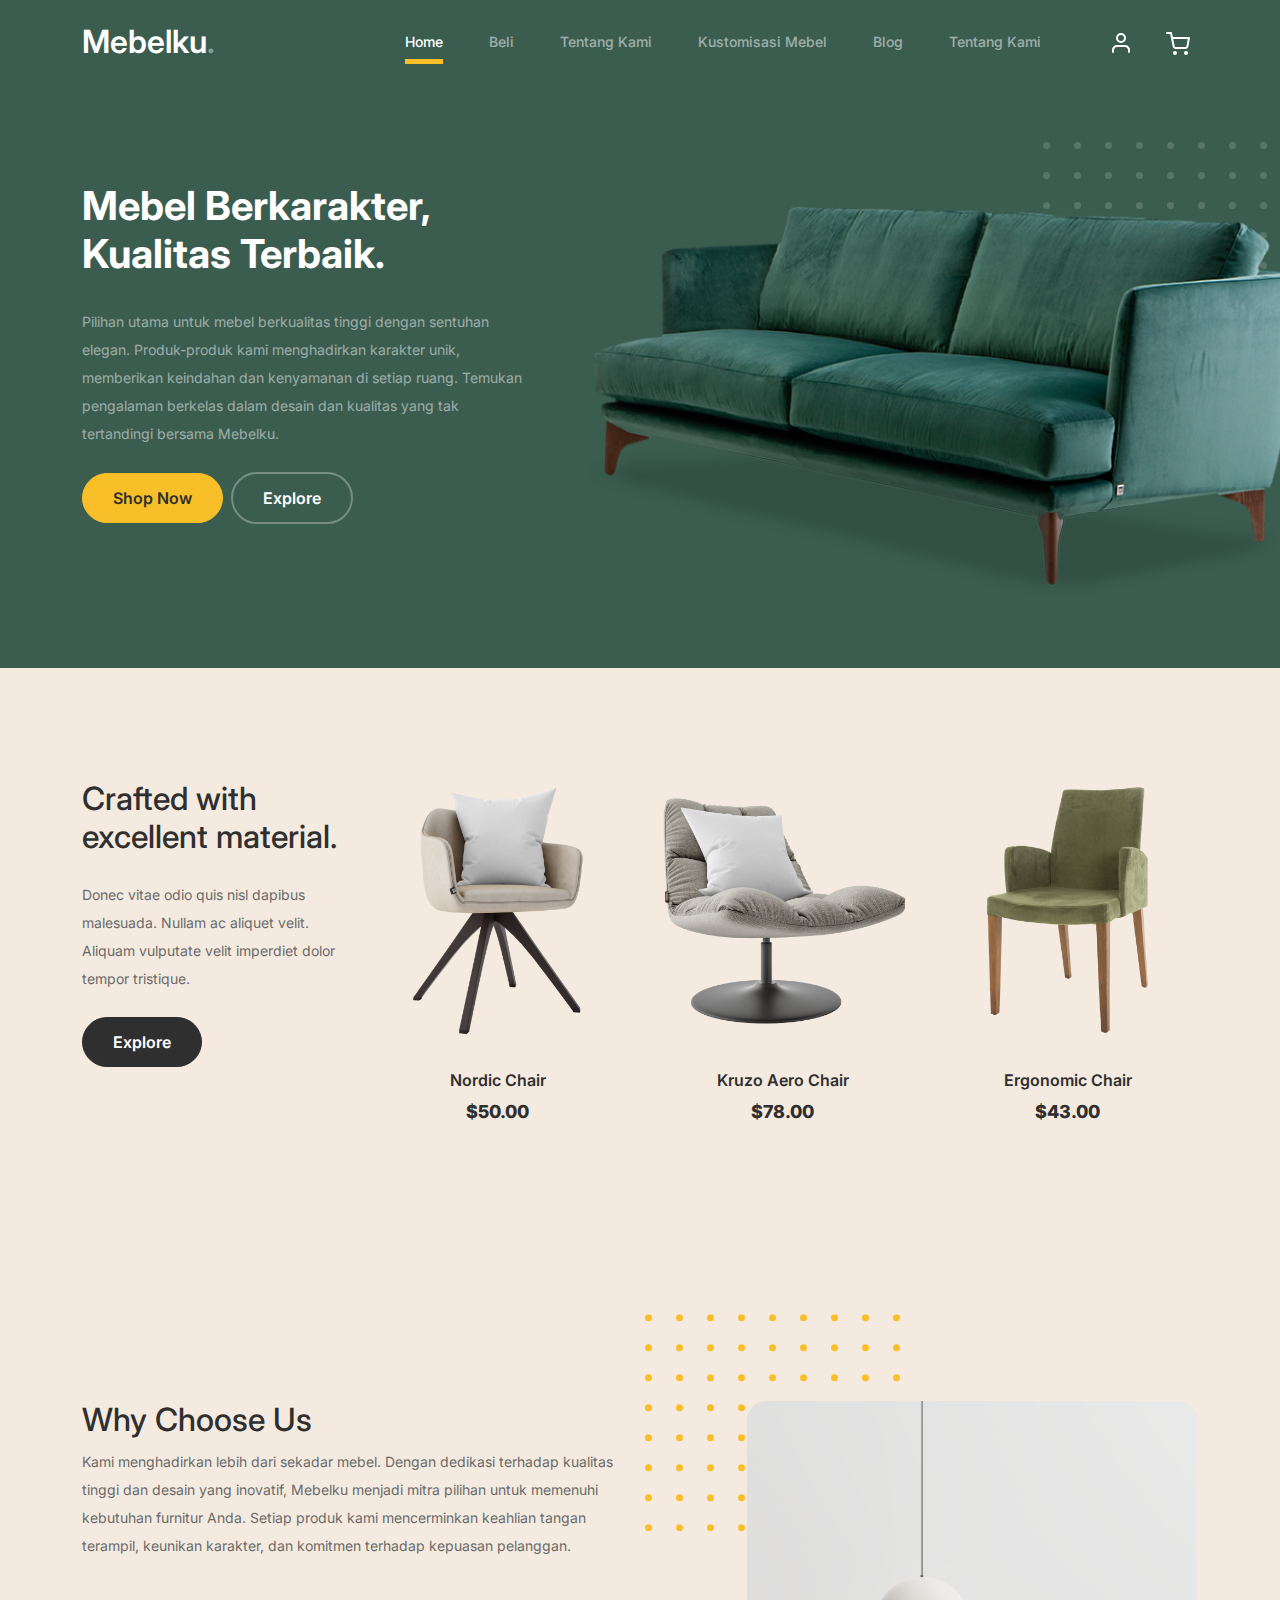
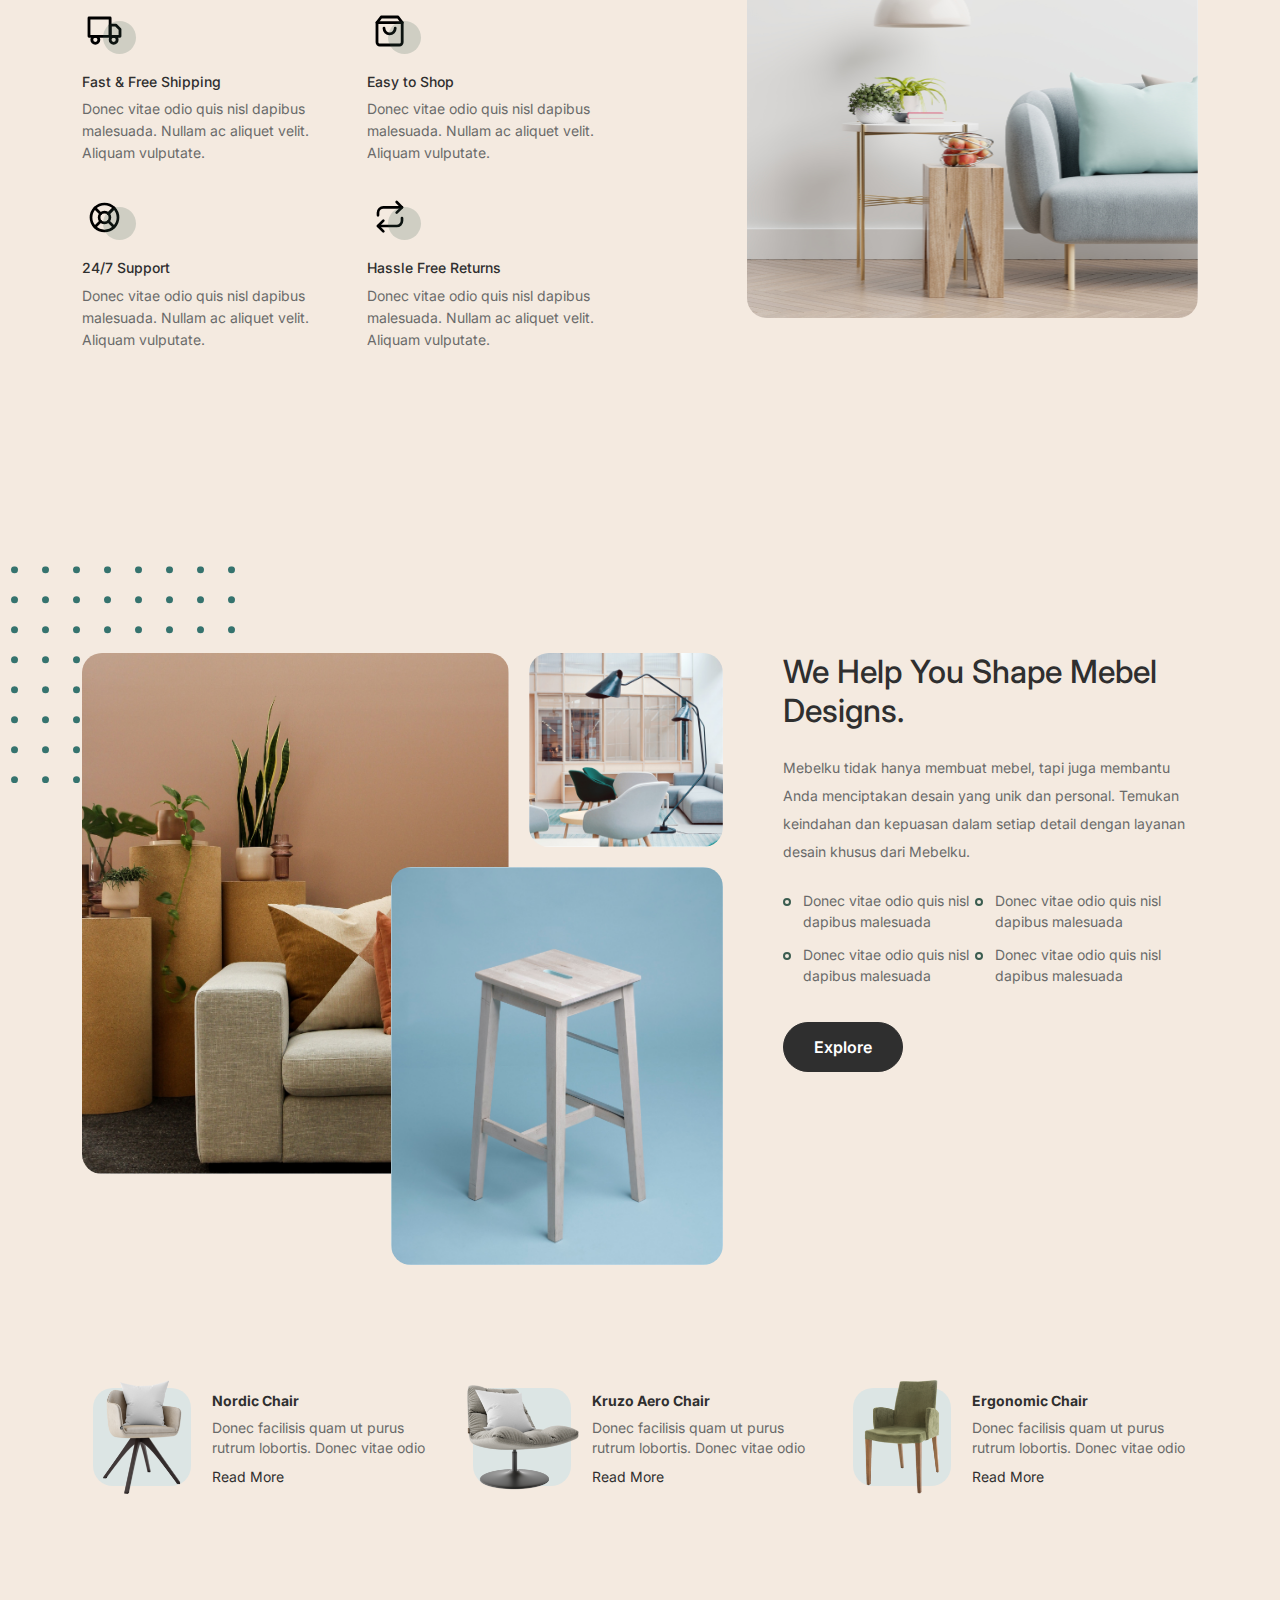
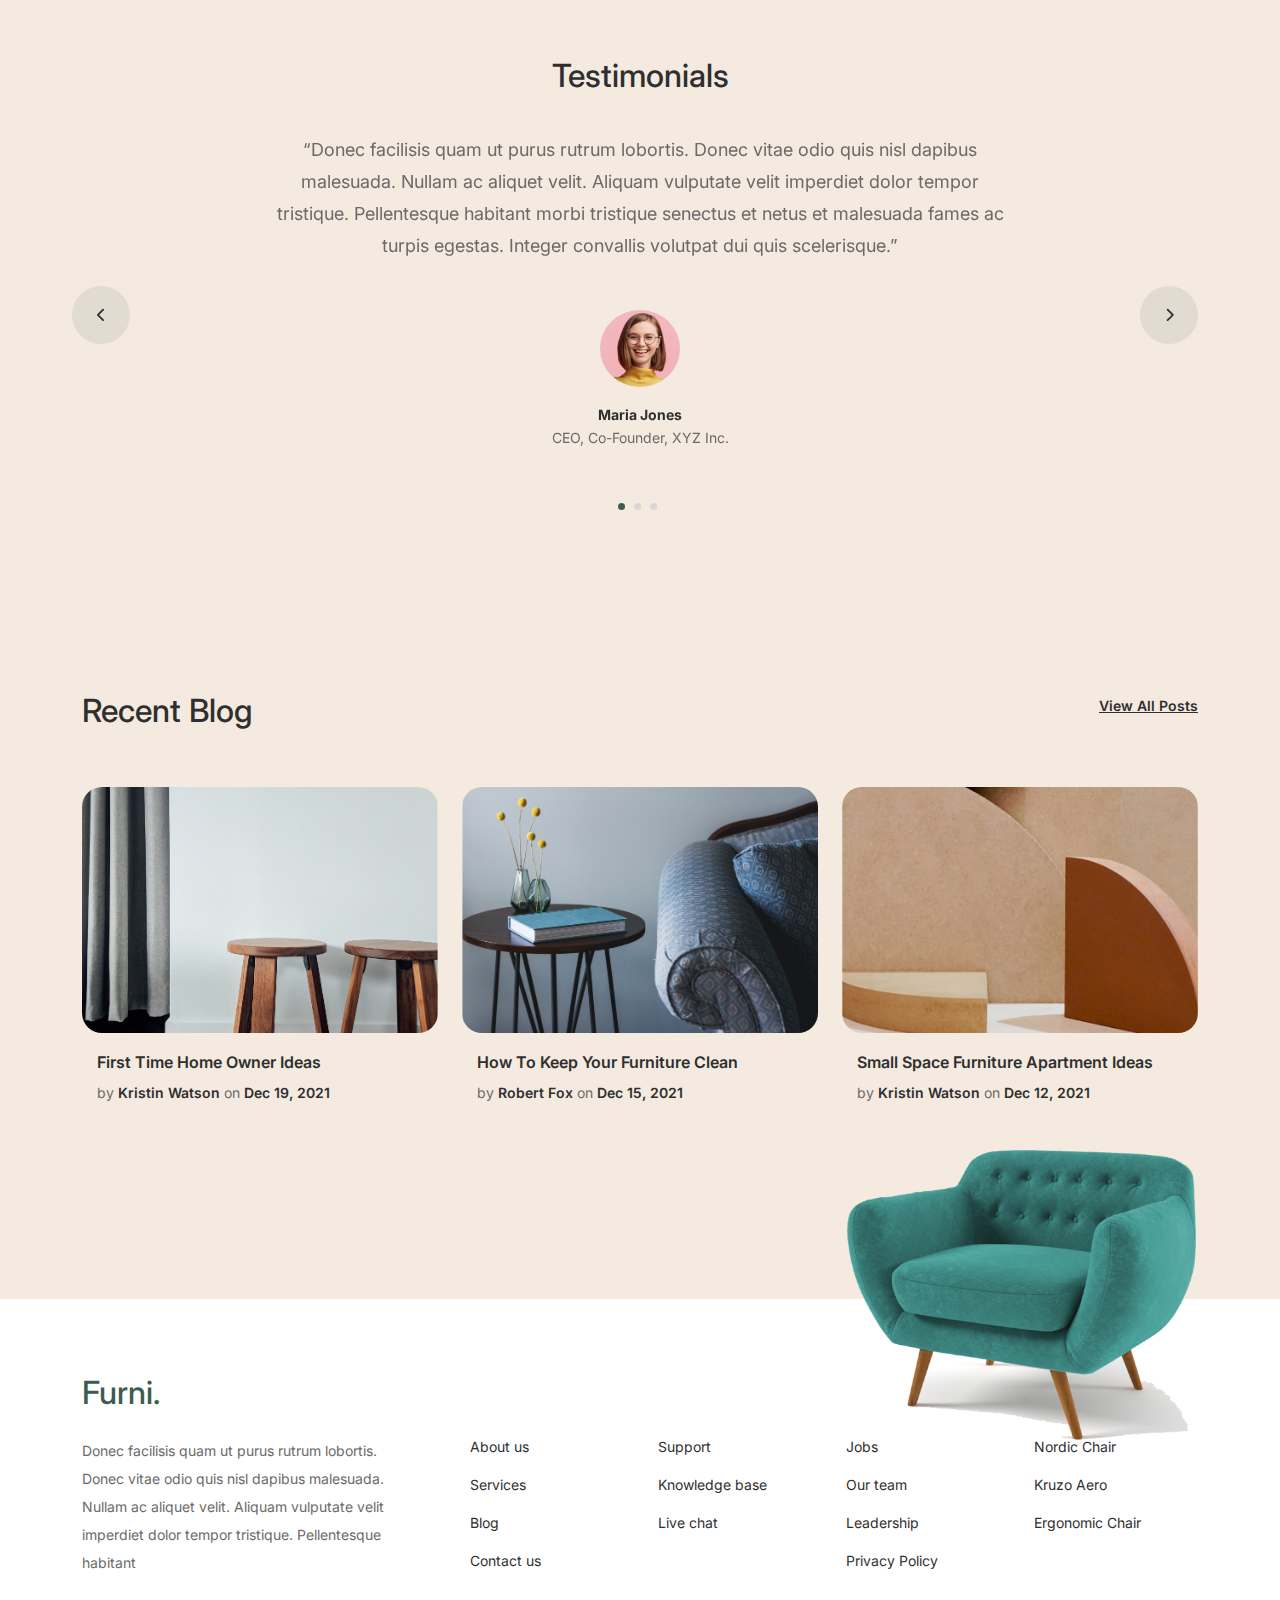
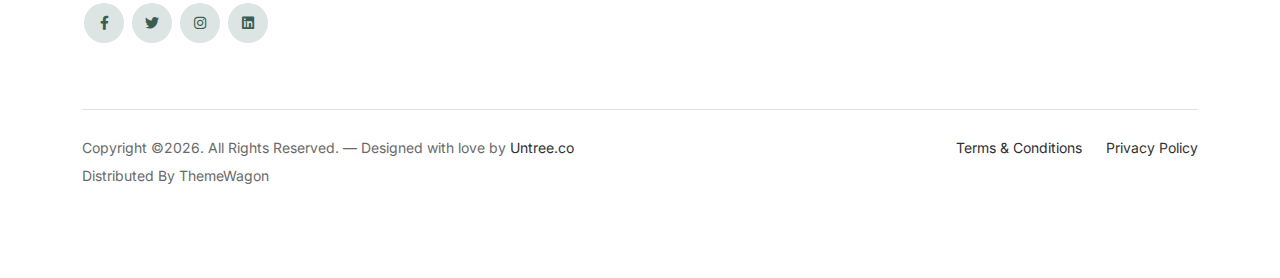
<file: index.html>
<!-- /*
* Bootstrap 5
* Template Name: Furni
* Template Author: Untree.co
* Template URI: https://untree.co/
* License: https://creativecommons.org/licenses/by/3.0/
*/ -->
<!doctype html>
<html lang="en">
<head>
  <meta charset="utf-8">
  <meta name="viewport" content="width=device-width, initial-scale=1, shrink-to-fit=no">
  <meta name="author" content="Untree.co">
  <link rel="shortcut icon" href="favicon.png">

  <meta name="description" content="" />
  <meta name="keywords" content="bootstrap, bootstrap4" />

		<!-- Bootstrap CSS -->
		<link href="css/bootstrap.min.css" rel="stylesheet">
		<link href="https://cdnjs.cloudflare.com/ajax/libs/font-awesome/6.0.0-beta3/css/all.min.css" rel="stylesheet">
		<link href="css/tiny-slider.css" rel="stylesheet">
		<link href="css/style.css" rel="stylesheet">
		<title>Mebelku</title>
	</head>

	<body>

		<!-- Start Header/Navigation -->
		<nav class="custom-navbar navbar navbar navbar-expand-md navbar-dark bg-dark" arial-label="Furni navigation bar">

			<div class="container">
				<a class="navbar-brand" href="index.html">Mebelku<span>.</span></a>

				<button class="navbar-toggler" type="button" data-bs-toggle="collapse" data-bs-target="#navbarsFurni" aria-controls="navbarsFurni" aria-expanded="false" aria-label="Toggle navigation">
					<span class="navbar-toggler-icon"></span>
				</button>

				<div class="collapse navbar-collapse" id="navbarsFurni">
					<ul class="custom-navbar-nav navbar-nav ms-auto mb-2 mb-md-0">
						<li class="nav-item active">
							<a class="nav-link" href="index.html">Home</a>
						</li>
						<li><a class="nav-link" href="shop.html">Beli</a></li>
						<li><a class="nav-link" href="about.html">Tentang Kami</a></li>
						<li><a class="nav-link" href="services.html">Kustomisasi Mebel</a></li>
						<li><a class="nav-link" href="blog.html">Blog</a></li>
						<li><a class="nav-link" href="contact.html">Tentang Kami</a></li>
					</ul>

					<ul class="custom-navbar-cta navbar-nav mb-2 mb-md-0 ms-5">
						<li><a class="nav-link" href="#"><img src="images/user.svg"></a></li>
						<li><a class="nav-link" href="cart.html"><img src="images/cart.svg"></a></li>
					</ul>
				</div>
			</div>
				
		</nav>
		<!-- End Header/Navigation -->

		<!-- Start Hero Section -->
			<div class="hero">
				<div class="container">
					<div class="row justify-content-between">
						<div class="col-lg-5">
							<div class="intro-excerpt">
								<h1>Mebel Berkarakter, Kualitas Terbaik.<span clsas="d-block"></span></h1>
								<p class="mb-4 justify-content-center">Pilihan utama untuk mebel berkualitas tinggi dengan sentuhan elegan. Produk-produk kami menghadirkan karakter unik, memberikan keindahan dan kenyamanan di setiap ruang. 
									Temukan pengalaman berkelas dalam desain dan kualitas yang tak tertandingi bersama Mebelku.</p>
								<p><a href="" class="btn btn-secondary me-2">Shop Now</a><a href="#" class="btn btn-white-outline">Explore</a></p>
							</div>
						</div>
						<div class="col-lg-7">
							<div class="hero-img-wrap">
								<img src="images/couch.png" class="img-fluid">
							</div>
						</div>
					</div>
				</div>
			</div>
		<!-- End Hero Section -->

		<!-- Start Product Section -->
		<div class="product-section">
			<div class="container">
				<div class="row">

					<!-- Start Column 1 -->
					<div class="col-md-12 col-lg-3 mb-5 mb-lg-0">
						<h2 class="mb-4 section-title">Crafted with excellent material.</h2>
						<p class="mb-4">Donec vitae odio quis nisl dapibus malesuada. Nullam ac aliquet velit. Aliquam vulputate velit imperdiet dolor tempor tristique. </p>
						<p><a href="shop.html" class="btn">Explore</a></p>
					</div> 
					<!-- End Column 1 -->

					<!-- Start Column 2 -->
					<div class="col-12 col-md-4 col-lg-3 mb-5 mb-md-0">
						<a class="product-item" href="cart.html">
							<img src="images/product-1.png" class="img-fluid product-thumbnail">
							<h3 class="product-title">Nordic Chair</h3>
							<strong class="product-price">$50.00</strong>

							<span class="icon-cross">
								<img src="images/cross.svg" class="img-fluid">
							</span>
						</a>
					</div> 
					<!-- End Column 2 -->

					<!-- Start Column 3 -->
					<div class="col-12 col-md-4 col-lg-3 mb-5 mb-md-0">
						<a class="product-item" href="cart.html">
							<img src="images/product-2.png" class="img-fluid product-thumbnail">
							<h3 class="product-title">Kruzo Aero Chair</h3>
							<strong class="product-price">$78.00</strong>

							<span class="icon-cross">
								<img src="images/cross.svg" class="img-fluid">
							</span>
						</a>
					</div>
					<!-- End Column 3 -->

					<!-- Start Column 4 -->
					<div class="col-12 col-md-4 col-lg-3 mb-5 mb-md-0">
						<a class="product-item" href="cart.html">
							<img src="images/product-3.png" class="img-fluid product-thumbnail">
							<h3 class="product-title">Ergonomic Chair</h3>
							<strong class="product-price">$43.00</strong>

							<span class="icon-cross">
								<img src="images/cross.svg" class="img-fluid">
							</span>
						</a>
					</div>
					<!-- End Column 4 -->

				</div>
			</div>
		</div>
		<!-- End Product Section -->

		<!-- Start Why Choose Us Section -->
		<div class="why-choose-section">
			<div class="container">
				<div class="row justify-content-between">
					<div class="col-lg-6">
						<h2 class="section-title">Why Choose Us</h2>
						<p> Kami menghadirkan lebih dari sekadar mebel. Dengan dedikasi terhadap kualitas tinggi dan desain yang inovatif, Mebelku menjadi mitra pilihan untuk memenuhi kebutuhan furnitur Anda. 
							Setiap produk kami mencerminkan keahlian tangan terampil, keunikan karakter, dan komitmen terhadap kepuasan pelanggan.</p>

						<div class="row my-5">
							<div class="col-6 col-md-6">
								<div class="feature">
									<div class="icon">
										<img src="images/truck.svg" alt="Image" class="imf-fluid">
									</div>
									<h3>Fast &amp; Free Shipping</h3>
									<p>Donec vitae odio quis nisl dapibus malesuada. Nullam ac aliquet velit. Aliquam vulputate.</p>
								</div>
							</div>

							<div class="col-6 col-md-6">
								<div class="feature">
									<div class="icon">
										<img src="images/bag.svg" alt="Image" class="imf-fluid">
									</div>
									<h3>Easy to Shop</h3>
									<p>Donec vitae odio quis nisl dapibus malesuada. Nullam ac aliquet velit. Aliquam vulputate.</p>
								</div>
							</div>

							<div class="col-6 col-md-6">
								<div class="feature">
									<div class="icon">
										<img src="images/support.svg" alt="Image" class="imf-fluid">
									</div>
									<h3>24/7 Support</h3>
									<p>Donec vitae odio quis nisl dapibus malesuada. Nullam ac aliquet velit. Aliquam vulputate.</p>
								</div>
							</div>

							<div class="col-6 col-md-6">
								<div class="feature">
									<div class="icon">
										<img src="images/return.svg" alt="Image" class="imf-fluid">
									</div>
									<h3>Hassle Free Returns</h3>
									<p>Donec vitae odio quis nisl dapibus malesuada. Nullam ac aliquet velit. Aliquam vulputate.</p>
								</div>
							</div>

						</div>
					</div>

					<div class="col-lg-5">
						<div class="img-wrap">
							<img src="images/why-choose-us-img.jpg" alt="Image" class="img-fluid">
						</div>
					</div>

				</div>
			</div>
		</div>
		<!-- End Why Choose Us Section -->

		<!-- Start We Help Section -->
		<div class="we-help-section">
			<div class="container">
				<div class="row justify-content-between">
					<div class="col-lg-7 mb-5 mb-lg-0">
						<div class="imgs-grid">
							<div class="grid grid-1"><img src="images/img-grid-1.jpg" alt="Untree.co"></div>
							<div class="grid grid-2"><img src="images/img-grid-2.jpg" alt="Untree.co"></div>
							<div class="grid grid-3"><img src="images/img-grid-3.jpg" alt="Untree.co"></div>
						</div>
					</div>
					<div class="col-lg-5 ps-lg-5">
						<h2 class="section-title mb-4">We Help You Shape Mebel Designs.</h2>
						<p>Mebelku tidak hanya membuat mebel, tapi juga membantu Anda menciptakan desain yang unik dan personal. Temukan keindahan dan kepuasan dalam setiap detail dengan layanan desain khusus dari Mebelku.</p>

						<ul class="list-unstyled custom-list my-4">
							<li>Donec vitae odio quis nisl dapibus malesuada</li>
							<li>Donec vitae odio quis nisl dapibus malesuada</li>
							<li>Donec vitae odio quis nisl dapibus malesuada</li>
							<li>Donec vitae odio quis nisl dapibus malesuada</li>
						</ul>
						<p><a herf="#" class="btn">Explore</a></p>
					</div>
				</div>
			</div>
		</div>
		<!-- End We Help Section -->

		<!-- Start Popular Product -->
		<div class="popular-product">
			<div class="container">
				<div class="row">

					<div class="col-12 col-md-6 col-lg-4 mb-4 mb-lg-0">
						<div class="product-item-sm d-flex">
							<div class="thumbnail">
								<img src="images/product-1.png" alt="Image" class="img-fluid">
							</div>
							<div class="pt-3">
								<h3>Nordic Chair</h3>
								<p>Donec facilisis quam ut purus rutrum lobortis. Donec vitae odio </p>
								<p><a href="#">Read More</a></p>
							</div>
						</div>
					</div>

					<div class="col-12 col-md-6 col-lg-4 mb-4 mb-lg-0">
						<div class="product-item-sm d-flex">
							<div class="thumbnail">
								<img src="images/product-2.png" alt="Image" class="img-fluid">
							</div>
							<div class="pt-3">
								<h3>Kruzo Aero Chair</h3>
								<p>Donec facilisis quam ut purus rutrum lobortis. Donec vitae odio </p>
								<p><a href="#">Read More</a></p>
							</div>
						</div>
					</div>

					<div class="col-12 col-md-6 col-lg-4 mb-4 mb-lg-0">
						<div class="product-item-sm d-flex">
							<div class="thumbnail">
								<img src="images/product-3.png" alt="Image" class="img-fluid">
							</div>
							<div class="pt-3">
								<h3>Ergonomic Chair</h3>
								<p>Donec facilisis quam ut purus rutrum lobortis. Donec vitae odio </p>
								<p><a href="#">Read More</a></p>
							</div>
						</div>
					</div>

				</div>
			</div>
		</div>
		<!-- End Popular Product -->

		<!-- Start Testimonial Slider -->
		<div class="testimonial-section">
			<div class="container">
				<div class="row">
					<div class="col-lg-7 mx-auto text-center">
						<h2 class="section-title">Testimonials</h2>
					</div>
				</div>

				<div class="row justify-content-center">
					<div class="col-lg-12">
						<div class="testimonial-slider-wrap text-center">

							<div id="testimonial-nav">
								<span class="prev" data-controls="prev"><span class="fa fa-chevron-left"></span></span>
								<span class="next" data-controls="next"><span class="fa fa-chevron-right"></span></span>
							</div>

							<div class="testimonial-slider">
								
								<div class="item">
									<div class="row justify-content-center">
										<div class="col-lg-8 mx-auto">

											<div class="testimonial-block text-center">
												<blockquote class="mb-5">
													<p>&ldquo;Donec facilisis quam ut purus rutrum lobortis. Donec vitae odio quis nisl dapibus malesuada. Nullam ac aliquet velit. Aliquam vulputate velit imperdiet dolor tempor tristique. Pellentesque habitant morbi tristique senectus et netus et malesuada fames ac turpis egestas. Integer convallis volutpat dui quis scelerisque.&rdquo;</p>
												</blockquote>

												<div class="author-info">
													<div class="author-pic">
														<img src="images/person-1.png" alt="Maria Jones" class="img-fluid">
													</div>
													<h3 class="font-weight-bold">Maria Jones</h3>
													<span class="position d-block mb-3">CEO, Co-Founder, XYZ Inc.</span>
												</div>
											</div>

										</div>
									</div>
								</div> 
								<!-- END item -->

								<div class="item">
									<div class="row justify-content-center">
										<div class="col-lg-8 mx-auto">

											<div class="testimonial-block text-center">
												<blockquote class="mb-5">
													<p>&ldquo;Donec facilisis quam ut purus rutrum lobortis. Donec vitae odio quis nisl dapibus malesuada. Nullam ac aliquet velit. Aliquam vulputate velit imperdiet dolor tempor tristique. Pellentesque habitant morbi tristique senectus et netus et malesuada fames ac turpis egestas. Integer convallis volutpat dui quis scelerisque.&rdquo;</p>
												</blockquote>

												<div class="author-info">
													<div class="author-pic">
														<img src="images/person-1.png" alt="Maria Jones" class="img-fluid">
													</div>
													<h3 class="font-weight-bold">Maria Jones</h3>
													<span class="position d-block mb-3">CEO, Co-Founder, XYZ Inc.</span>
												</div>
											</div>

										</div>
									</div>
								</div> 
								<!-- END item -->

								<div class="item">
									<div class="row justify-content-center">
										<div class="col-lg-8 mx-auto">

											<div class="testimonial-block text-center">
												<blockquote class="mb-5">
													<p>&ldquo;Donec facilisis quam ut purus rutrum lobortis. Donec vitae odio quis nisl dapibus malesuada. Nullam ac aliquet velit. Aliquam vulputate velit imperdiet dolor tempor tristique. Pellentesque habitant morbi tristique senectus et netus et malesuada fames ac turpis egestas. Integer convallis volutpat dui quis scelerisque.&rdquo;</p>
												</blockquote>

												<div class="author-info">
													<div class="author-pic">
														<img src="images/person-1.png" alt="Maria Jones" class="img-fluid">
													</div>
													<h3 class="font-weight-bold">Maria Jones</h3>
													<span class="position d-block mb-3">CEO, Co-Founder, XYZ Inc.</span>
												</div>
											</div>

										</div>
									</div>
								</div> 
								<!-- END item -->

							</div>

						</div>
					</div>
				</div>
			</div>
		</div>
		<!-- End Testimonial Slider -->

		<!-- Start Blog Section -->
		<div class="blog-section">
			<div class="container">
				<div class="row mb-5">
					<div class="col-md-6">
						<h2 class="section-title">Recent Blog</h2>
					</div>
					<div class="col-md-6 text-start text-md-end">
						<a href="#" class="more">View All Posts</a>
					</div>
				</div>

				<div class="row">

					<div class="col-12 col-sm-6 col-md-4 mb-4 mb-md-0">
						<div class="post-entry">
							<a href="#" class="post-thumbnail"><img src="images/post-1.jpg" alt="Image" class="img-fluid"></a>
							<div class="post-content-entry">
								<h3><a href="#">First Time Home Owner Ideas</a></h3>
								<div class="meta">
									<span>by <a href="#">Kristin Watson</a></span> <span>on <a href="#">Dec 19, 2021</a></span>
								</div>
							</div>
						</div>
					</div>

					<div class="col-12 col-sm-6 col-md-4 mb-4 mb-md-0">
						<div class="post-entry">
							<a href="#" class="post-thumbnail"><img src="images/post-2.jpg" alt="Image" class="img-fluid"></a>
							<div class="post-content-entry">
								<h3><a href="#">How To Keep Your Furniture Clean</a></h3>
								<div class="meta">
									<span>by <a href="#">Robert Fox</a></span> <span>on <a href="#">Dec 15, 2021</a></span>
								</div>
							</div>
						</div>
					</div>

					<div class="col-12 col-sm-6 col-md-4 mb-4 mb-md-0">
						<div class="post-entry">
							<a href="#" class="post-thumbnail"><img src="images/post-3.jpg" alt="Image" class="img-fluid"></a>
							<div class="post-content-entry">
								<h3><a href="#">Small Space Furniture Apartment Ideas</a></h3>
								<div class="meta">
									<span>by <a href="#">Kristin Watson</a></span> <span>on <a href="#">Dec 12, 2021</a></span>
								</div>
							</div>
						</div>
					</div>

				</div>
			</div>
		</div>
		<!-- End Blog Section -->	

		<!-- Start Footer Section -->
		<footer class="footer-section">
			<div class="container relative">

				<div class="sofa-img">
					<img src="images/sofa.png" alt="Image" class="img-fluid">
				</div>

				<div class="row g-5 mb-5">
					<div class="col-lg-4">
						<div class="mb-4 footer-logo-wrap"><a href="#" class="footer-logo">Furni<span>.</span></a></div>
						<p class="mb-4">Donec facilisis quam ut purus rutrum lobortis. Donec vitae odio quis nisl dapibus malesuada. Nullam ac aliquet velit. Aliquam vulputate velit imperdiet dolor tempor tristique. Pellentesque habitant</p>

						<ul class="list-unstyled custom-social">
							<li><a href="#"><span class="fa fa-brands fa-facebook-f"></span></a></li>
							<li><a href="#"><span class="fa fa-brands fa-twitter"></span></a></li>
							<li><a href="#"><span class="fa fa-brands fa-instagram"></span></a></li>
							<li><a href="#"><span class="fa fa-brands fa-linkedin"></span></a></li>
						</ul>
					</div>

					<div class="col-lg-8">
						<div class="row links-wrap">
							<div class="col-6 col-sm-6 col-md-3">
								<ul class="list-unstyled">
									<li><a href="#">About us</a></li>
									<li><a href="#">Services</a></li>
									<li><a href="#">Blog</a></li>
									<li><a href="#">Contact us</a></li>
								</ul>
							</div>

							<div class="col-6 col-sm-6 col-md-3">
								<ul class="list-unstyled">
									<li><a href="#">Support</a></li>
									<li><a href="#">Knowledge base</a></li>
									<li><a href="#">Live chat</a></li>
								</ul>
							</div>

							<div class="col-6 col-sm-6 col-md-3">
								<ul class="list-unstyled">
									<li><a href="#">Jobs</a></li>
									<li><a href="#">Our team</a></li>
									<li><a href="#">Leadership</a></li>
									<li><a href="#">Privacy Policy</a></li>
								</ul>
							</div>

							<div class="col-6 col-sm-6 col-md-3">
								<ul class="list-unstyled">
									<li><a href="#">Nordic Chair</a></li>
									<li><a href="#">Kruzo Aero</a></li>
									<li><a href="#">Ergonomic Chair</a></li>
								</ul>
							</div>
						</div>
					</div>

				</div>

				<div class="border-top copyright">
					<div class="row pt-4">
						<div class="col-lg-6">
							<p class="mb-2 text-center text-lg-start">Copyright &copy;<script>document.write(new Date().getFullYear());</script>. All Rights Reserved. &mdash; Designed with love by <a href="https://untree.co">Untree.co</a> Distributed By <a hreff="https://themewagon.com">ThemeWagon</a>  <!-- License information: https://untree.co/license/ -->
            </p>
						</div>

						<div class="col-lg-6 text-center text-lg-end">
							<ul class="list-unstyled d-inline-flex ms-auto">
								<li class="me-4"><a href="#">Terms &amp; Conditions</a></li>
								<li><a href="#">Privacy Policy</a></li>
							</ul>
						</div>

					</div>
				</div>

			</div>
		</footer>
		<!-- End Footer Section -->	


		<script src="js/bootstrap.bundle.min.js"></script>
		<script src="js/tiny-slider.js"></script>
		<script src="js/custom.js"></script>
	</body>

</html>
</file>
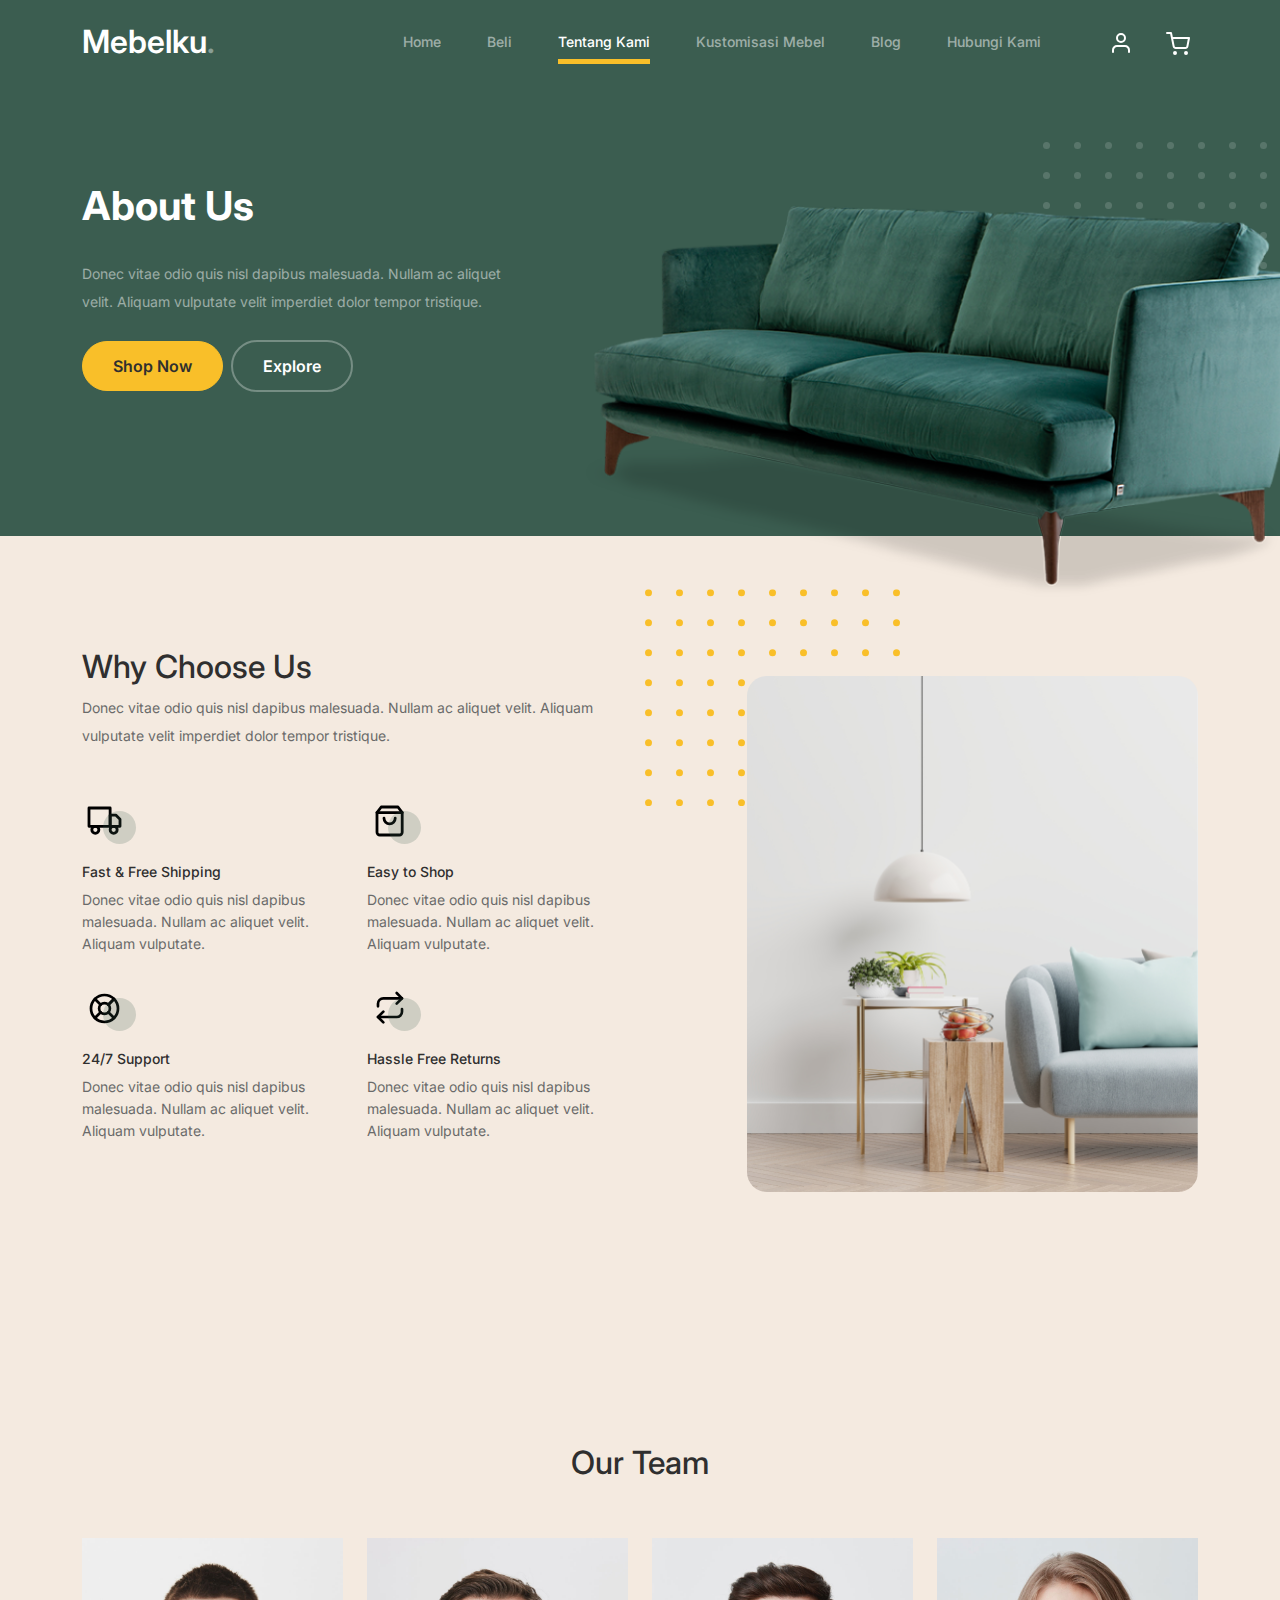
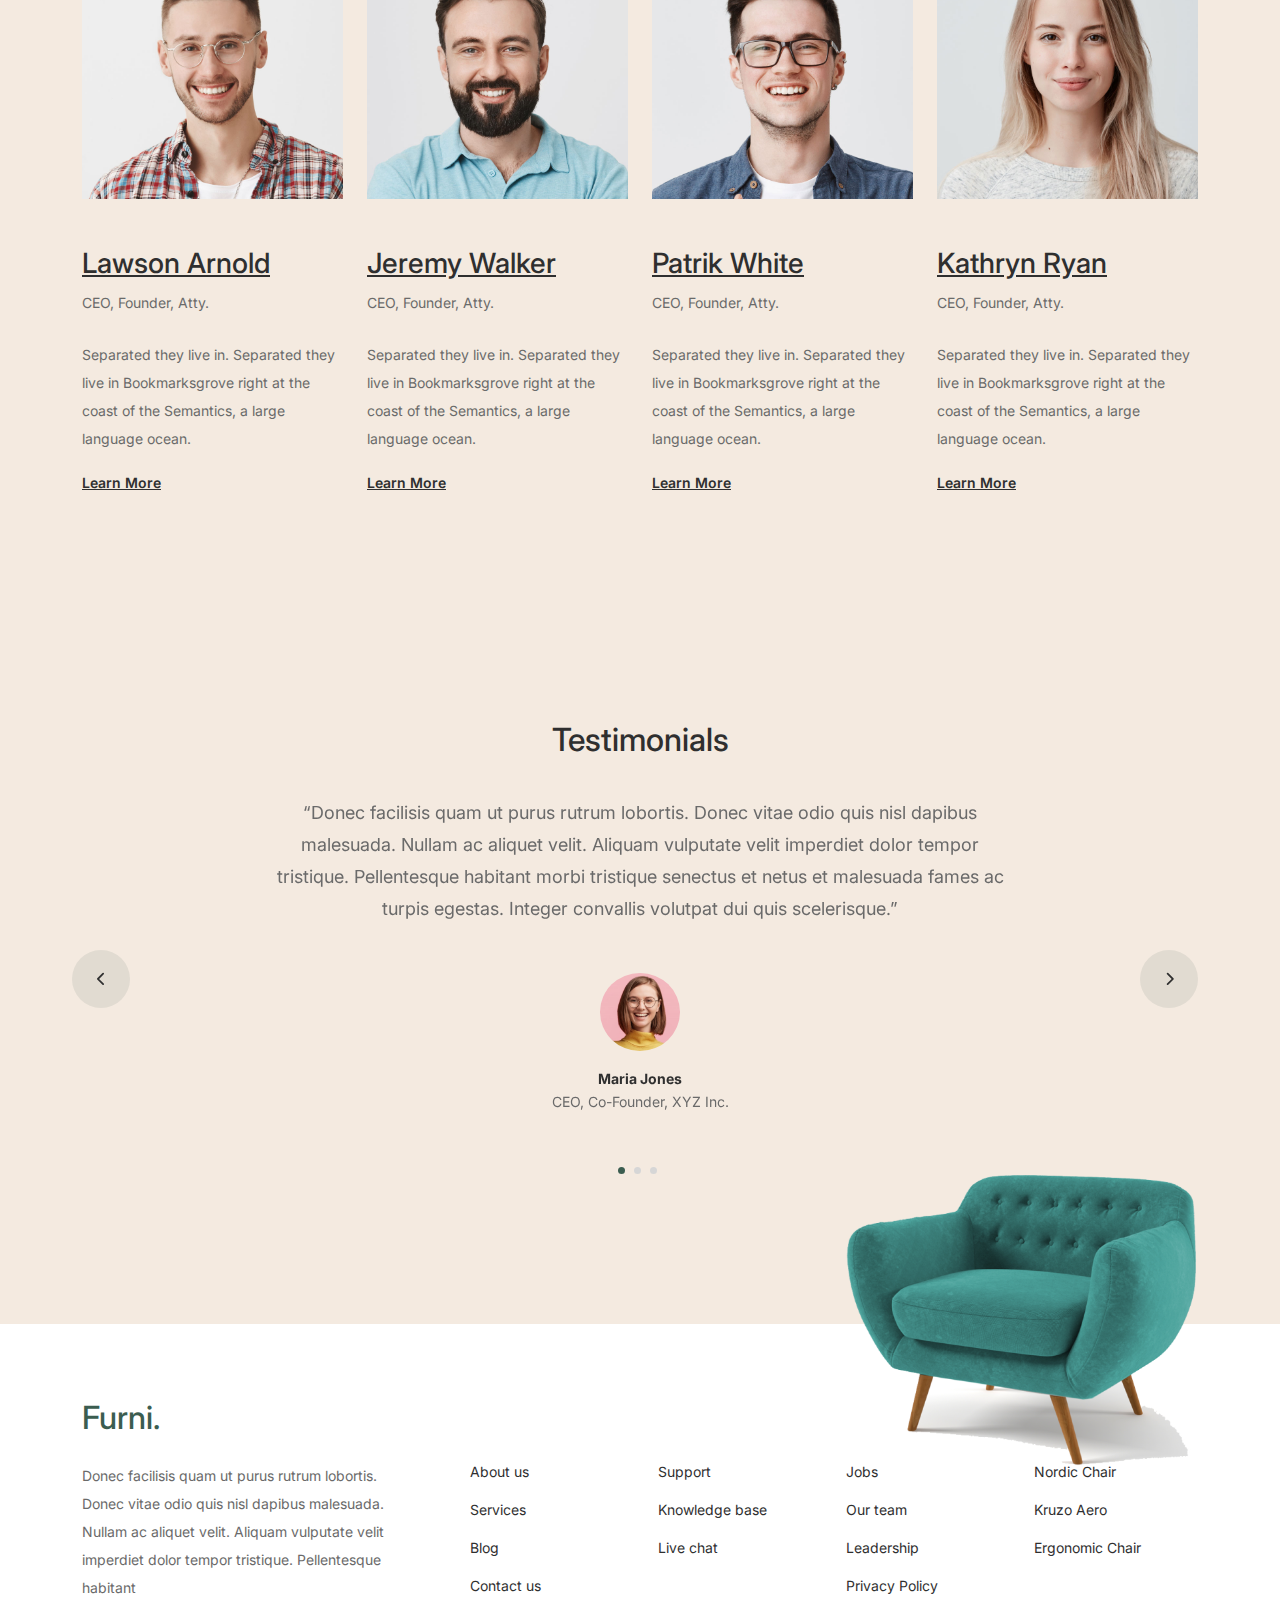
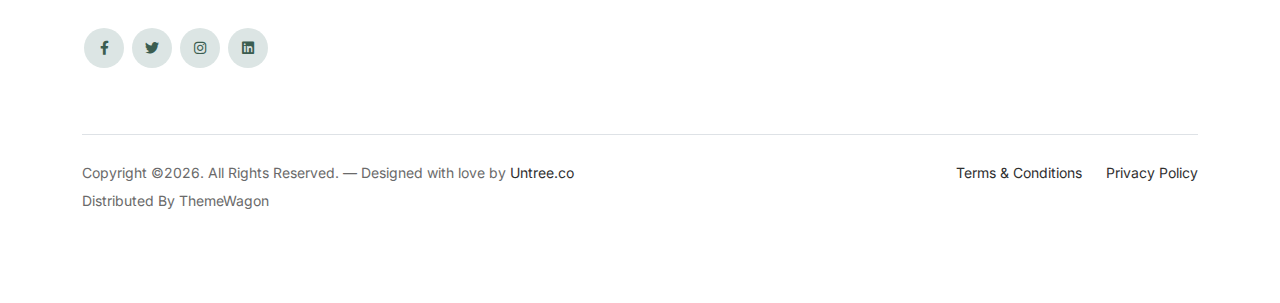
<file: about.html>
<!-- /*
* Bootstrap 5
* Template Name: Furni
* Template Author: Untree.co
* Template URI: https://untree.co/
* License: https://creativecommons.org/licenses/by/3.0/
*/ -->
<!doctype html>
<html lang="en">
<head>
  <meta charset="utf-8">
  <meta name="viewport" content="width=device-width, initial-scale=1, shrink-to-fit=no">
  <meta name="author" content="Untree.co">
  <link rel="shortcut icon" href="favicon.png">

  <meta name="description" content="" />
  <meta name="keywords" content="bootstrap, bootstrap4" />

		<!-- Bootstrap CSS -->
		<link href="css/bootstrap.min.css" rel="stylesheet">
		<link href="https://cdnjs.cloudflare.com/ajax/libs/font-awesome/6.0.0-beta3/css/all.min.css" rel="stylesheet">
		<link href="css/tiny-slider.css" rel="stylesheet">
		<link href="css/style.css" rel="stylesheet">
		<title>Furni Free Bootstrap 5 Template for Furniture and Interior Design Websites by Untree.co </title>
	</head>

	<body>

		<!-- Start Header/Navigation -->
		<nav class="custom-navbar navbar navbar navbar-expand-md navbar-dark bg-dark" arial-label="Furni navigation bar">

			<div class="container">
				<a class="navbar-brand" href="index.html">Mebelku<span>.</span></a>

				<button class="navbar-toggler" type="button" data-bs-toggle="collapse" data-bs-target="#navbarsFurni" aria-controls="navbarsFurni" aria-expanded="false" aria-label="Toggle navigation">
					<span class="navbar-toggler-icon"></span>
				</button>

				<div class="collapse navbar-collapse" id="navbarsFurni">
					<ul class="custom-navbar-nav navbar-nav ms-auto mb-2 mb-md-0">
						<li class="nav-item ">
							<a class="nav-link" href="index.html">Home</a>
						</li>
						<li><a class="nav-link" href="shop.html">Beli</a></li>
						<li class="active"><a class="nav-link" href="about.html">Tentang Kami</a></li>
						<li><a class="nav-link" href="services.html">Kustomisasi Mebel</a></li>
						<li><a class="nav-link" href="blog.html">Blog</a></li>
						<li><a class="nav-link" href="contact.html">Hubungi Kami</a></li>
					</ul>

					<ul class="custom-navbar-cta navbar-nav mb-2 mb-md-0 ms-5">
						<li><a class="nav-link" href="#"><img src="images/user.svg"></a></li>
						<li><a class="nav-link" href="cart.html"><img src="images/cart.svg"></a></li>
					</ul>
				</div>
			</div>
				
		</nav>
		<!-- End Header/Navigation -->

		<!-- Start Hero Section -->
			<div class="hero">
				<div class="container">
					<div class="row justify-content-between">
						<div class="col-lg-5">
							<div class="intro-excerpt">
								<h1>About Us</h1>
								<p class="mb-4">Donec vitae odio quis nisl dapibus malesuada. Nullam ac aliquet velit. Aliquam vulputate velit imperdiet dolor tempor tristique.</p>
								<p><a href="" class="btn btn-secondary me-2">Shop Now</a><a href="#" class="btn btn-white-outline">Explore</a></p>
							</div>
						</div>
						<div class="col-lg-7">
							<div class="hero-img-wrap">
								<img src="images/couch.png" class="img-fluid">
							</div>
						</div>
					</div>
				</div>
			</div>
		<!-- End Hero Section -->

		

		<!-- Start Why Choose Us Section -->
		<div class="why-choose-section">
			<div class="container">
				<div class="row justify-content-between align-items-center">
					<div class="col-lg-6">
						<h2 class="section-title">Why Choose Us</h2>
						<p>Donec vitae odio quis nisl dapibus malesuada. Nullam ac aliquet velit. Aliquam vulputate velit imperdiet dolor tempor tristique.</p>

						<div class="row my-5">
							<div class="col-6 col-md-6">
								<div class="feature">
									<div class="icon">
										<img src="images/truck.svg" alt="Image" class="imf-fluid">
									</div>
									<h3>Fast &amp; Free Shipping</h3>
									<p>Donec vitae odio quis nisl dapibus malesuada. Nullam ac aliquet velit. Aliquam vulputate.</p>
								</div>
							</div>

							<div class="col-6 col-md-6">
								<div class="feature">
									<div class="icon">
										<img src="images/bag.svg" alt="Image" class="imf-fluid">
									</div>
									<h3>Easy to Shop</h3>
									<p>Donec vitae odio quis nisl dapibus malesuada. Nullam ac aliquet velit. Aliquam vulputate.</p>
								</div>
							</div>

							<div class="col-6 col-md-6">
								<div class="feature">
									<div class="icon">
										<img src="images/support.svg" alt="Image" class="imf-fluid">
									</div>
									<h3>24/7 Support</h3>
									<p>Donec vitae odio quis nisl dapibus malesuada. Nullam ac aliquet velit. Aliquam vulputate.</p>
								</div>
							</div>

							<div class="col-6 col-md-6">
								<div class="feature">
									<div class="icon">
										<img src="images/return.svg" alt="Image" class="imf-fluid">
									</div>
									<h3>Hassle Free Returns</h3>
									<p>Donec vitae odio quis nisl dapibus malesuada. Nullam ac aliquet velit. Aliquam vulputate.</p>
								</div>
							</div>

						</div>
					</div>

					<div class="col-lg-5">
						<div class="img-wrap">
							<img src="images/why-choose-us-img.jpg" alt="Image" class="img-fluid">
						</div>
					</div>

				</div>
			</div>
		</div>
		<!-- End Why Choose Us Section -->

		<!-- Start Team Section -->
		<div class="untree_co-section">
			<div class="container">

				<div class="row mb-5">
					<div class="col-lg-5 mx-auto text-center">
						<h2 class="section-title">Our Team</h2>
					</div>
				</div>

				<div class="row">

					<!-- Start Column 1 -->
					<div class="col-12 col-md-6 col-lg-3 mb-5 mb-md-0">
						<img src="images/person_1.jpg" class="img-fluid mb-5">
						<h3 clas><a href="#"><span class="">Lawson</span> Arnold</a></h3>
            <span class="d-block position mb-4">CEO, Founder, Atty.</span>
            <p>Separated they live in.
            Separated they live in Bookmarksgrove right at the coast of the Semantics, a large language ocean.</p>
            <p class="mb-0"><a href="#" class="more dark">Learn More <span class="icon-arrow_forward"></span></a></p>
					</div> 
					<!-- End Column 1 -->

					<!-- Start Column 2 -->
					<div class="col-12 col-md-6 col-lg-3 mb-5 mb-md-0">
						<img src="images/person_2.jpg" class="img-fluid mb-5">

						<h3 clas><a href="#"><span class="">Jeremy</span> Walker</a></h3>
            <span class="d-block position mb-4">CEO, Founder, Atty.</span>
            <p>Separated they live in.
            Separated they live in Bookmarksgrove right at the coast of the Semantics, a large language ocean.</p>
            <p class="mb-0"><a href="#" class="more dark">Learn More <span class="icon-arrow_forward"></span></a></p>

					</div> 
					<!-- End Column 2 -->

					<!-- Start Column 3 -->
					<div class="col-12 col-md-6 col-lg-3 mb-5 mb-md-0">
						<img src="images/person_3.jpg" class="img-fluid mb-5">
						<h3 clas><a href="#"><span class="">Patrik</span> White</a></h3>
            <span class="d-block position mb-4">CEO, Founder, Atty.</span>
            <p>Separated they live in.
            Separated they live in Bookmarksgrove right at the coast of the Semantics, a large language ocean.</p>
            <p class="mb-0"><a href="#" class="more dark">Learn More <span class="icon-arrow_forward"></span></a></p>
					</div> 
					<!-- End Column 3 -->

					<!-- Start Column 4 -->
					<div class="col-12 col-md-6 col-lg-3 mb-5 mb-md-0">
						<img src="images/person_4.jpg" class="img-fluid mb-5">

						<h3 clas><a href="#"><span class="">Kathryn</span> Ryan</a></h3>
            <span class="d-block position mb-4">CEO, Founder, Atty.</span>
            <p>Separated they live in.
            Separated they live in Bookmarksgrove right at the coast of the Semantics, a large language ocean.</p>
            <p class="mb-0"><a href="#" class="more dark">Learn More <span class="icon-arrow_forward"></span></a></p>

          
					</div> 
					<!-- End Column 4 -->

					

				</div>
			</div>
		</div>
		<!-- End Team Section -->

		

		<!-- Start Testimonial Slider -->
		<div class="testimonial-section before-footer-section">
			<div class="container">
				<div class="row">
					<div class="col-lg-7 mx-auto text-center">
						<h2 class="section-title">Testimonials</h2>
					</div>
				</div>

				<div class="row justify-content-center">
					<div class="col-lg-12">
						<div class="testimonial-slider-wrap text-center">

							<div id="testimonial-nav">
								<span class="prev" data-controls="prev"><span class="fa fa-chevron-left"></span></span>
								<span class="next" data-controls="next"><span class="fa fa-chevron-right"></span></span>
							</div>

							<div class="testimonial-slider">
								
								<div class="item">
									<div class="row justify-content-center">
										<div class="col-lg-8 mx-auto">

											<div class="testimonial-block text-center">
												<blockquote class="mb-5">
													<p>&ldquo;Donec facilisis quam ut purus rutrum lobortis. Donec vitae odio quis nisl dapibus malesuada. Nullam ac aliquet velit. Aliquam vulputate velit imperdiet dolor tempor tristique. Pellentesque habitant morbi tristique senectus et netus et malesuada fames ac turpis egestas. Integer convallis volutpat dui quis scelerisque.&rdquo;</p>
												</blockquote>

												<div class="author-info">
													<div class="author-pic">
														<img src="images/person-1.png" alt="Maria Jones" class="img-fluid">
													</div>
													<h3 class="font-weight-bold">Maria Jones</h3>
													<span class="position d-block mb-3">CEO, Co-Founder, XYZ Inc.</span>
												</div>
											</div>

										</div>
									</div>
								</div> 
								<!-- END item -->

								<div class="item">
									<div class="row justify-content-center">
										<div class="col-lg-8 mx-auto">

											<div class="testimonial-block text-center">
												<blockquote class="mb-5">
													<p>&ldquo;Donec facilisis quam ut purus rutrum lobortis. Donec vitae odio quis nisl dapibus malesuada. Nullam ac aliquet velit. Aliquam vulputate velit imperdiet dolor tempor tristique. Pellentesque habitant morbi tristique senectus et netus et malesuada fames ac turpis egestas. Integer convallis volutpat dui quis scelerisque.&rdquo;</p>
												</blockquote>

												<div class="author-info">
													<div class="author-pic">
														<img src="images/person-1.png" alt="Maria Jones" class="img-fluid">
													</div>
													<h3 class="font-weight-bold">Maria Jones</h3>
													<span class="position d-block mb-3">CEO, Co-Founder, XYZ Inc.</span>
												</div>
											</div>

										</div>
									</div>
								</div> 
								<!-- END item -->

								<div class="item">
									<div class="row justify-content-center">
										<div class="col-lg-8 mx-auto">

											<div class="testimonial-block text-center">
												<blockquote class="mb-5">
													<p>&ldquo;Donec facilisis quam ut purus rutrum lobortis. Donec vitae odio quis nisl dapibus malesuada. Nullam ac aliquet velit. Aliquam vulputate velit imperdiet dolor tempor tristique. Pellentesque habitant morbi tristique senectus et netus et malesuada fames ac turpis egestas. Integer convallis volutpat dui quis scelerisque.&rdquo;</p>
												</blockquote>

												<div class="author-info">
													<div class="author-pic">
														<img src="images/person-1.png" alt="Maria Jones" class="img-fluid">
													</div>
													<h3 class="font-weight-bold">Maria Jones</h3>
													<span class="position d-block mb-3">CEO, Co-Founder, XYZ Inc.</span>
												</div>
											</div>

										</div>
									</div>
								</div> 
								<!-- END item -->

							</div>

						</div>
					</div>
				</div>
			</div>
		</div>
		<!-- End Testimonial Slider -->

		

		<!-- Start Footer Section -->
		<footer class="footer-section">
			<div class="container relative">

				<div class="sofa-img">
					<img src="images/sofa.png" alt="Image" class="img-fluid">
				</div>

				<div class="row g-5 mb-5">
					<div class="col-lg-4">
						<div class="mb-4 footer-logo-wrap"><a href="#" class="footer-logo">Furni<span>.</span></a></div>
						<p class="mb-4">Donec facilisis quam ut purus rutrum lobortis. Donec vitae odio quis nisl dapibus malesuada. Nullam ac aliquet velit. Aliquam vulputate velit imperdiet dolor tempor tristique. Pellentesque habitant</p>

						<ul class="list-unstyled custom-social">
							<li><a href="#"><span class="fa fa-brands fa-facebook-f"></span></a></li>
							<li><a href="#"><span class="fa fa-brands fa-twitter"></span></a></li>
							<li><a href="#"><span class="fa fa-brands fa-instagram"></span></a></li>
							<li><a href="#"><span class="fa fa-brands fa-linkedin"></span></a></li>
						</ul>
					</div>

					<div class="col-lg-8">
						<div class="row links-wrap">
							<div class="col-6 col-sm-6 col-md-3">
								<ul class="list-unstyled">
									<li><a href="#">About us</a></li>
									<li><a href="#">Services</a></li>
									<li><a href="#">Blog</a></li>
									<li><a href="#">Contact us</a></li>
								</ul>
							</div>

							<div class="col-6 col-sm-6 col-md-3">
								<ul class="list-unstyled">
									<li><a href="#">Support</a></li>
									<li><a href="#">Knowledge base</a></li>
									<li><a href="#">Live chat</a></li>
								</ul>
							</div>

							<div class="col-6 col-sm-6 col-md-3">
								<ul class="list-unstyled">
									<li><a href="#">Jobs</a></li>
									<li><a href="#">Our team</a></li>
									<li><a href="#">Leadership</a></li>
									<li><a href="#">Privacy Policy</a></li>
								</ul>
							</div>

							<div class="col-6 col-sm-6 col-md-3">
								<ul class="list-unstyled">
									<li><a href="#">Nordic Chair</a></li>
									<li><a href="#">Kruzo Aero</a></li>
									<li><a href="#">Ergonomic Chair</a></li>
								</ul>
							</div>
						</div>
					</div>

				</div>

				<div class="border-top copyright">
					<div class="row pt-4">
						<div class="col-lg-6">
							<p class="mb-2 text-center text-lg-start">Copyright &copy;<script>document.write(new Date().getFullYear());</script>. All Rights Reserved. &mdash; Designed with love by <a href="https://untree.co">Untree.co</a> Distributed By <a hreff="https://themewagon.com">ThemeWagon</a>  <!-- License information: https://untree.co/license/ -->
            </p>
						</div>

						<div class="col-lg-6 text-center text-lg-end">
							<ul class="list-unstyled d-inline-flex ms-auto">
								<li class="me-4"><a href="#">Terms &amp; Conditions</a></li>
								<li><a href="#">Privacy Policy</a></li>
							</ul>
						</div>

					</div>
				</div>

			</div>
		</footer>
		<!-- End Footer Section -->	


		<script src="js/bootstrap.bundle.min.js"></script>
		<script src="js/tiny-slider.js"></script>
		<script src="js/custom.js"></script>
	</body>

</html>
</file>
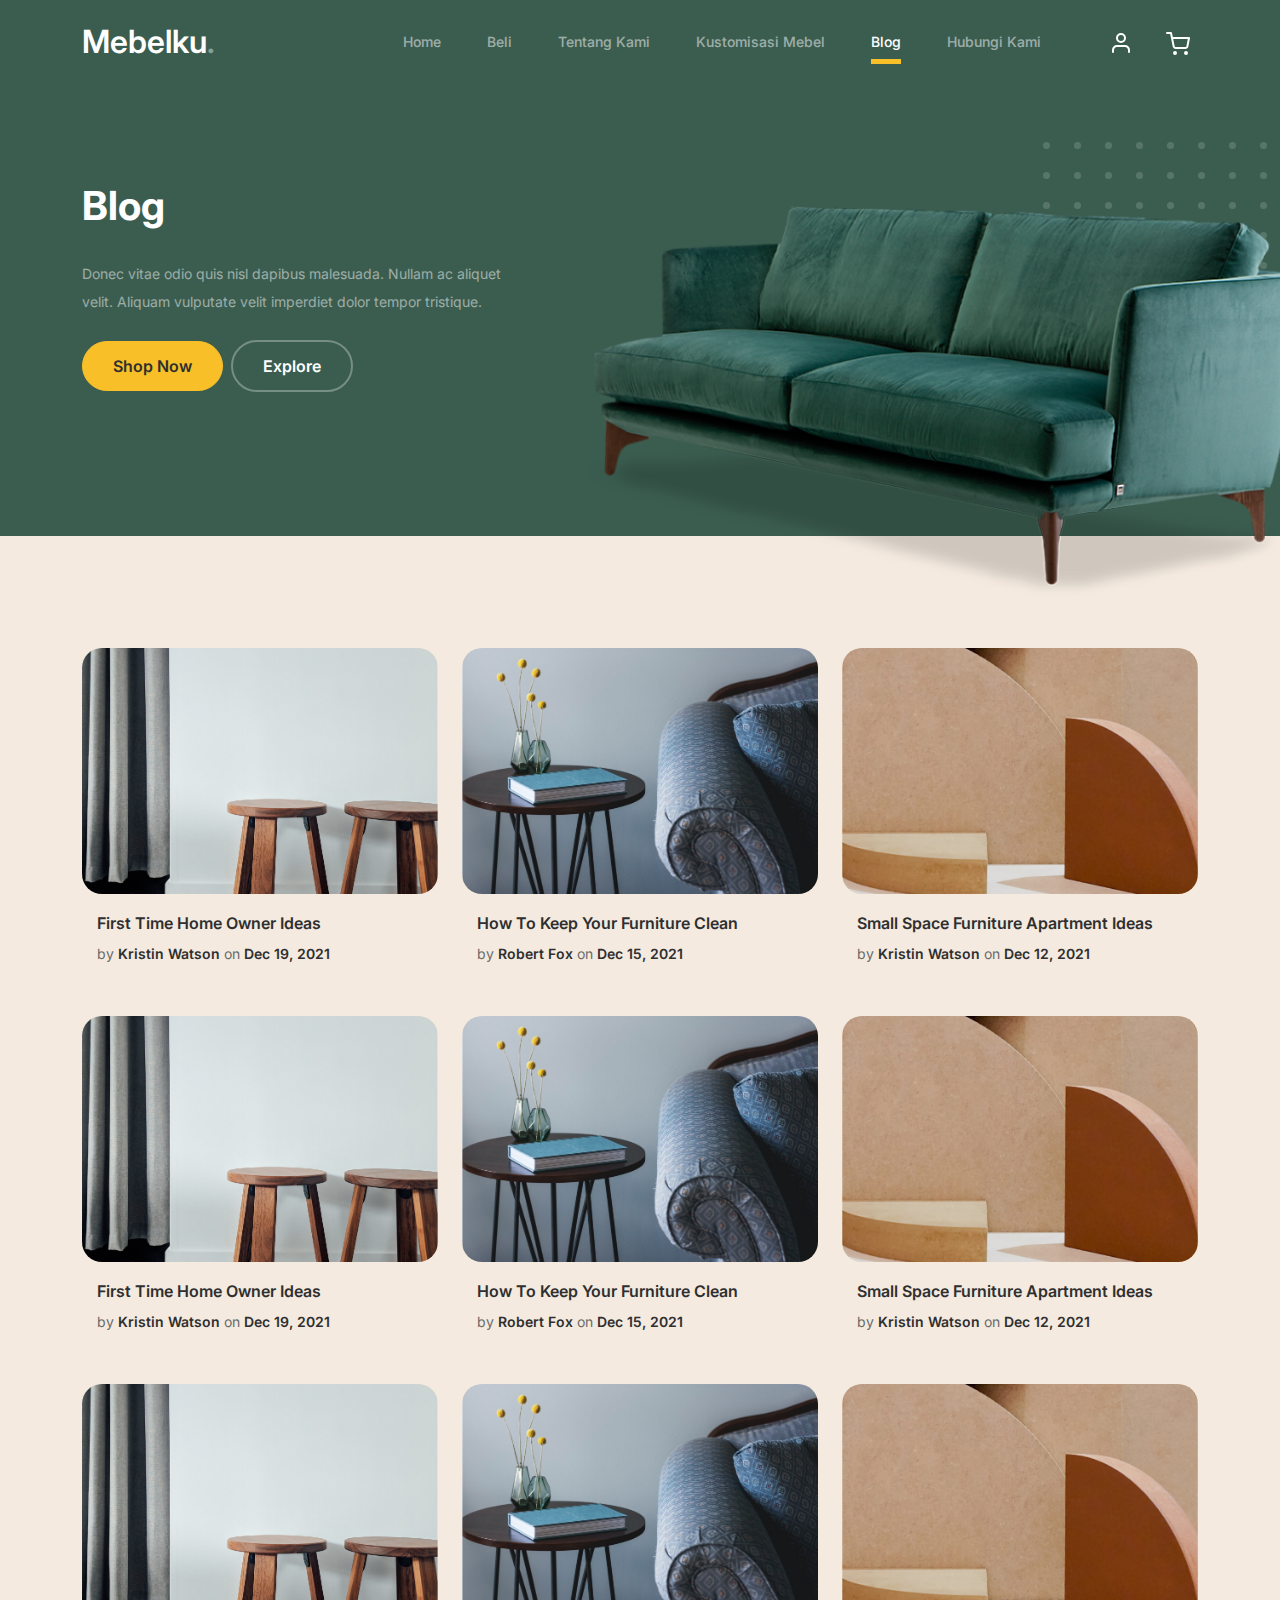
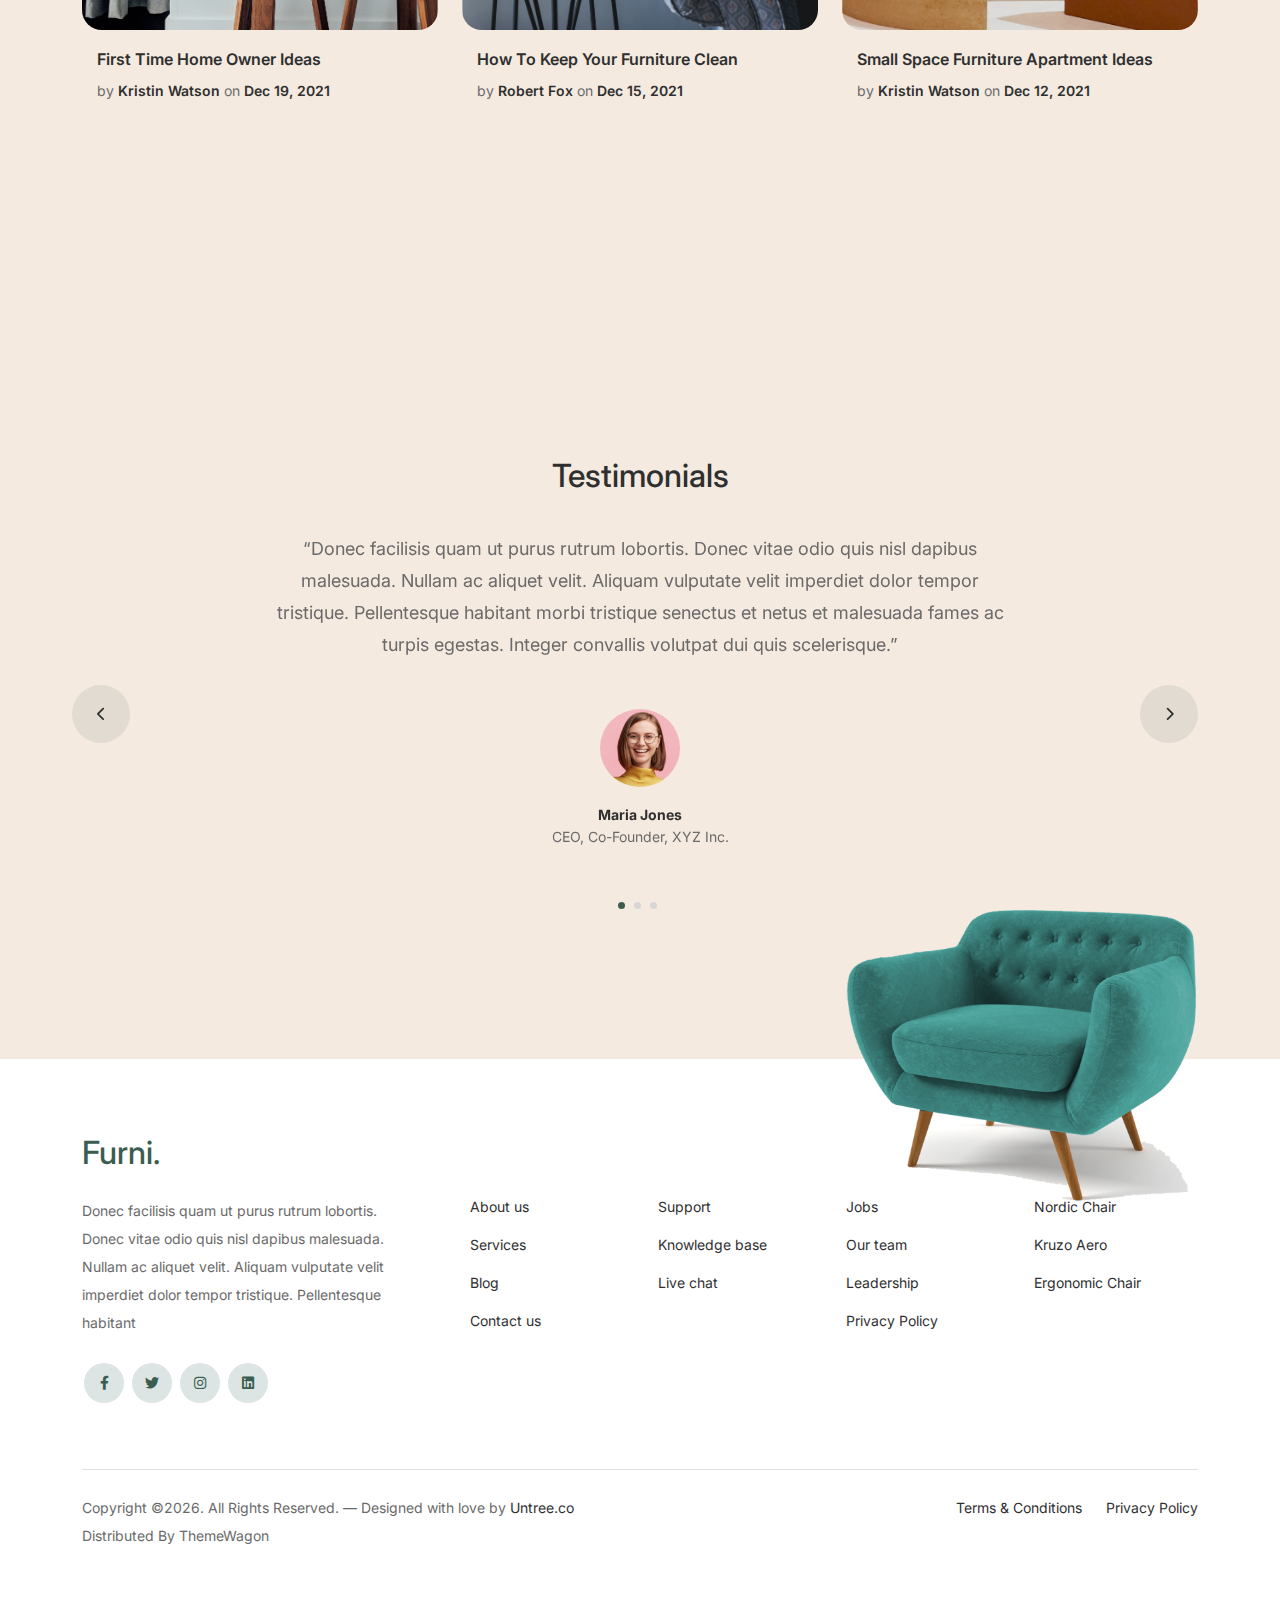
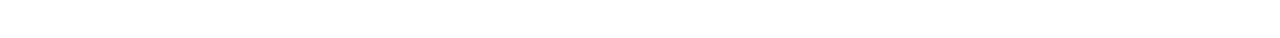
<file: blog.html>
<!-- /*
* Bootstrap 5
* Template Name: Furni
* Template Author: Untree.co
* Template URI: https://untree.co/
* License: https://creativecommons.org/licenses/by/3.0/
*/ -->
<!doctype html>
<html lang="en">
<head>
  <meta charset="utf-8">
  <meta name="viewport" content="width=device-width, initial-scale=1, shrink-to-fit=no">
  <meta name="author" content="Untree.co">
  <link rel="shortcut icon" href="favicon.png">

  <meta name="description" content="" />
  <meta name="keywords" content="bootstrap, bootstrap4" />

		<!-- Bootstrap CSS -->
		<link href="css/bootstrap.min.css" rel="stylesheet">
		<link href="https://cdnjs.cloudflare.com/ajax/libs/font-awesome/6.0.0-beta3/css/all.min.css" rel="stylesheet">
		<link href="css/tiny-slider.css" rel="stylesheet">
		<link href="css/style.css" rel="stylesheet">
		<title>Furni Free Bootstrap 5 Template for Furniture and Interior Design Websites by Untree.co </title>
	</head>

	<body>

		<!-- Start Header/Navigation -->
		<nav class="custom-navbar navbar navbar navbar-expand-md navbar-dark bg-dark" arial-label="Furni navigation bar">

			<div class="container">
				<a class="navbar-brand" href="index.html">Mebelku<span>.</span></a>

				<button class="navbar-toggler" type="button" data-bs-toggle="collapse" data-bs-target="#navbarsFurni" aria-controls="navbarsFurni" aria-expanded="false" aria-label="Toggle navigation">
					<span class="navbar-toggler-icon"></span>
				</button>

				<div class="collapse navbar-collapse" id="navbarsFurni">
					<ul class="custom-navbar-nav navbar-nav ms-auto mb-2 mb-md-0">
						<li class="nav-item">
							<a class="nav-link" href="index.html">Home</a>
						</li>
						<li><a class="nav-link" href="shop.html">Beli</a></li>
						<li><a class="nav-link" href="about.html">Tentang Kami</a></li>
						<li><a class="nav-link" href="services.html">Kustomisasi Mebel</a></li>
						<li class="active"><a class="nav-link" href="blog.html">Blog</a></li>
						<li><a class="nav-link" href="contact.html">Hubungi Kami</a></li>
					</ul>

					<ul class="custom-navbar-cta navbar-nav mb-2 mb-md-0 ms-5">
						<li><a class="nav-link" href="#"><img src="images/user.svg"></a></li>
						<li><a class="nav-link" href="cart.html"><img src="images/cart.svg"></a></li>
					</ul>
				</div>
			</div>
				
		</nav>
		<!-- End Header/Navigation -->

		<!-- Start Hero Section -->
			<div class="hero">
				<div class="container">
					<div class="row justify-content-between">
						<div class="col-lg-5">
							<div class="intro-excerpt">
								<h1>Blog</h1>
								<p class="mb-4">Donec vitae odio quis nisl dapibus malesuada. Nullam ac aliquet velit. Aliquam vulputate velit imperdiet dolor tempor tristique.</p>
								<p><a href="" class="btn btn-secondary me-2">Shop Now</a><a href="#" class="btn btn-white-outline">Explore</a></p>
							</div>
						</div>
						<div class="col-lg-7">
							<div class="hero-img-wrap">
								<img src="images/couch.png" class="img-fluid">
							</div>
						</div>
					</div>
				</div>
			</div>
		<!-- End Hero Section -->

		

		<!-- Start Blog Section -->
		<div class="blog-section">
			<div class="container">
				
				<div class="row">

					<div class="col-12 col-sm-6 col-md-4 mb-5">
						<div class="post-entry">
							<a href="#" class="post-thumbnail"><img src="images/post-1.jpg" alt="Image" class="img-fluid"></a>
							<div class="post-content-entry">
								<h3><a href="#">First Time Home Owner Ideas</a></h3>
								<div class="meta">
									<span>by <a href="#">Kristin Watson</a></span> <span>on <a href="#">Dec 19, 2021</a></span>
								</div>
							</div>
						</div>
					</div>

					<div class="col-12 col-sm-6 col-md-4 mb-5">
						<div class="post-entry">
							<a href="#" class="post-thumbnail"><img src="images/post-2.jpg" alt="Image" class="img-fluid"></a>
							<div class="post-content-entry">
								<h3><a href="#">How To Keep Your Furniture Clean</a></h3>
								<div class="meta">
									<span>by <a href="#">Robert Fox</a></span> <span>on <a href="#">Dec 15, 2021</a></span>
								</div>
							</div>
						</div>
					</div>

					<div class="col-12 col-sm-6 col-md-4 mb-5">
						<div class="post-entry">
							<a href="#" class="post-thumbnail"><img src="images/post-3.jpg" alt="Image" class="img-fluid"></a>
							<div class="post-content-entry">
								<h3><a href="#">Small Space Furniture Apartment Ideas</a></h3>
								<div class="meta">
									<span>by <a href="#">Kristin Watson</a></span> <span>on <a href="#">Dec 12, 2021</a></span>
								</div>
							</div>
						</div>
					</div>

					<div class="col-12 col-sm-6 col-md-4 mb-5">
						<div class="post-entry">
							<a href="#" class="post-thumbnail"><img src="images/post-1.jpg" alt="Image" class="img-fluid"></a>
							<div class="post-content-entry">
								<h3><a href="#">First Time Home Owner Ideas</a></h3>
								<div class="meta">
									<span>by <a href="#">Kristin Watson</a></span> <span>on <a href="#">Dec 19, 2021</a></span>
								</div>
							</div>
						</div>
					</div>

					<div class="col-12 col-sm-6 col-md-4 mb-5">
						<div class="post-entry">
							<a href="#" class="post-thumbnail"><img src="images/post-2.jpg" alt="Image" class="img-fluid"></a>
							<div class="post-content-entry">
								<h3><a href="#">How To Keep Your Furniture Clean</a></h3>
								<div class="meta">
									<span>by <a href="#">Robert Fox</a></span> <span>on <a href="#">Dec 15, 2021</a></span>
								</div>
							</div>
						</div>
					</div>

					<div class="col-12 col-sm-6 col-md-4 mb-5">
						<div class="post-entry">
							<a href="#" class="post-thumbnail"><img src="images/post-3.jpg" alt="Image" class="img-fluid"></a>
							<div class="post-content-entry">
								<h3><a href="#">Small Space Furniture Apartment Ideas</a></h3>
								<div class="meta">
									<span>by <a href="#">Kristin Watson</a></span> <span>on <a href="#">Dec 12, 2021</a></span>
								</div>
							</div>
						</div>
					</div>

					<div class="col-12 col-sm-6 col-md-4 mb-5">
						<div class="post-entry">
							<a href="#" class="post-thumbnail"><img src="images/post-1.jpg" alt="Image" class="img-fluid"></a>
							<div class="post-content-entry">
								<h3><a href="#">First Time Home Owner Ideas</a></h3>
								<div class="meta">
									<span>by <a href="#">Kristin Watson</a></span> <span>on <a href="#">Dec 19, 2021</a></span>
								</div>
							</div>
						</div>
					</div>

					<div class="col-12 col-sm-6 col-md-4 mb-5">
						<div class="post-entry">
							<a href="#" class="post-thumbnail"><img src="images/post-2.jpg" alt="Image" class="img-fluid"></a>
							<div class="post-content-entry">
								<h3><a href="#">How To Keep Your Furniture Clean</a></h3>
								<div class="meta">
									<span>by <a href="#">Robert Fox</a></span> <span>on <a href="#">Dec 15, 2021</a></span>
								</div>
							</div>
						</div>
					</div>

					<div class="col-12 col-sm-6 col-md-4 mb-5">
						<div class="post-entry">
							<a href="#" class="post-thumbnail"><img src="images/post-3.jpg" alt="Image" class="img-fluid"></a>
							<div class="post-content-entry">
								<h3><a href="#">Small Space Furniture Apartment Ideas</a></h3>
								<div class="meta">
									<span>by <a href="#">Kristin Watson</a></span> <span>on <a href="#">Dec 12, 2021</a></span>
								</div>
							</div>
						</div>
					</div>

				</div>
			</div>
		</div>
		<!-- End Blog Section -->	

		

		<!-- Start Testimonial Slider -->
		<div class="testimonial-section before-footer-section">
			<div class="container">
				<div class="row">
					<div class="col-lg-7 mx-auto text-center">
						<h2 class="section-title">Testimonials</h2>
					</div>
				</div>

				<div class="row justify-content-center">
					<div class="col-lg-12">
						<div class="testimonial-slider-wrap text-center">

							<div id="testimonial-nav">
								<span class="prev" data-controls="prev"><span class="fa fa-chevron-left"></span></span>
								<span class="next" data-controls="next"><span class="fa fa-chevron-right"></span></span>
							</div>

							<div class="testimonial-slider">
								
								<div class="item">
									<div class="row justify-content-center">
										<div class="col-lg-8 mx-auto">

											<div class="testimonial-block text-center">
												<blockquote class="mb-5">
													<p>&ldquo;Donec facilisis quam ut purus rutrum lobortis. Donec vitae odio quis nisl dapibus malesuada. Nullam ac aliquet velit. Aliquam vulputate velit imperdiet dolor tempor tristique. Pellentesque habitant morbi tristique senectus et netus et malesuada fames ac turpis egestas. Integer convallis volutpat dui quis scelerisque.&rdquo;</p>
												</blockquote>

												<div class="author-info">
													<div class="author-pic">
														<img src="images/person-1.png" alt="Maria Jones" class="img-fluid">
													</div>
													<h3 class="font-weight-bold">Maria Jones</h3>
													<span class="position d-block mb-3">CEO, Co-Founder, XYZ Inc.</span>
												</div>
											</div>

										</div>
									</div>
								</div> 
								<!-- END item -->

								<div class="item">
									<div class="row justify-content-center">
										<div class="col-lg-8 mx-auto">

											<div class="testimonial-block text-center">
												<blockquote class="mb-5">
													<p>&ldquo;Donec facilisis quam ut purus rutrum lobortis. Donec vitae odio quis nisl dapibus malesuada. Nullam ac aliquet velit. Aliquam vulputate velit imperdiet dolor tempor tristique. Pellentesque habitant morbi tristique senectus et netus et malesuada fames ac turpis egestas. Integer convallis volutpat dui quis scelerisque.&rdquo;</p>
												</blockquote>

												<div class="author-info">
													<div class="author-pic">
														<img src="images/person-1.png" alt="Maria Jones" class="img-fluid">
													</div>
													<h3 class="font-weight-bold">Maria Jones</h3>
													<span class="position d-block mb-3">CEO, Co-Founder, XYZ Inc.</span>
												</div>
											</div>

										</div>
									</div>
								</div> 
								<!-- END item -->

								<div class="item">
									<div class="row justify-content-center">
										<div class="col-lg-8 mx-auto">

											<div class="testimonial-block text-center">
												<blockquote class="mb-5">
													<p>&ldquo;Donec facilisis quam ut purus rutrum lobortis. Donec vitae odio quis nisl dapibus malesuada. Nullam ac aliquet velit. Aliquam vulputate velit imperdiet dolor tempor tristique. Pellentesque habitant morbi tristique senectus et netus et malesuada fames ac turpis egestas. Integer convallis volutpat dui quis scelerisque.&rdquo;</p>
												</blockquote>

												<div class="author-info">
													<div class="author-pic">
														<img src="images/person-1.png" alt="Maria Jones" class="img-fluid">
													</div>
													<h3 class="font-weight-bold">Maria Jones</h3>
													<span class="position d-block mb-3">CEO, Co-Founder, XYZ Inc.</span>
												</div>
											</div>

										</div>
									</div>
								</div> 
								<!-- END item -->

							</div>

						</div>
					</div>
				</div>
			</div>
		</div>
		<!-- End Testimonial Slider -->

		

		<!-- Start Footer Section -->
		<footer class="footer-section">
			<div class="container relative">

				<div class="sofa-img">
					<img src="images/sofa.png" alt="Image" class="img-fluid">
				</div>

				<div class="row g-5 mb-5">
					<div class="col-lg-4">
						<div class="mb-4 footer-logo-wrap"><a href="#" class="footer-logo">Furni<span>.</span></a></div>
						<p class="mb-4">Donec facilisis quam ut purus rutrum lobortis. Donec vitae odio quis nisl dapibus malesuada. Nullam ac aliquet velit. Aliquam vulputate velit imperdiet dolor tempor tristique. Pellentesque habitant</p>

						<ul class="list-unstyled custom-social">
							<li><a href="#"><span class="fa fa-brands fa-facebook-f"></span></a></li>
							<li><a href="#"><span class="fa fa-brands fa-twitter"></span></a></li>
							<li><a href="#"><span class="fa fa-brands fa-instagram"></span></a></li>
							<li><a href="#"><span class="fa fa-brands fa-linkedin"></span></a></li>
						</ul>
					</div>

					<div class="col-lg-8">
						<div class="row links-wrap">
							<div class="col-6 col-sm-6 col-md-3">
								<ul class="list-unstyled">
									<li><a href="#">About us</a></li>
									<li><a href="#">Services</a></li>
									<li><a href="#">Blog</a></li>
									<li><a href="#">Contact us</a></li>
								</ul>
							</div>

							<div class="col-6 col-sm-6 col-md-3">
								<ul class="list-unstyled">
									<li><a href="#">Support</a></li>
									<li><a href="#">Knowledge base</a></li>
									<li><a href="#">Live chat</a></li>
								</ul>
							</div>

							<div class="col-6 col-sm-6 col-md-3">
								<ul class="list-unstyled">
									<li><a href="#">Jobs</a></li>
									<li><a href="#">Our team</a></li>
									<li><a href="#">Leadership</a></li>
									<li><a href="#">Privacy Policy</a></li>
								</ul>
							</div>

							<div class="col-6 col-sm-6 col-md-3">
								<ul class="list-unstyled">
									<li><a href="#">Nordic Chair</a></li>
									<li><a href="#">Kruzo Aero</a></li>
									<li><a href="#">Ergonomic Chair</a></li>
								</ul>
							</div>
						</div>
					</div>

				</div>

				<div class="border-top copyright">
					<div class="row pt-4">
						<div class="col-lg-6">
							<p class="mb-2 text-center text-lg-start">Copyright &copy;<script>document.write(new Date().getFullYear());</script>. All Rights Reserved. &mdash; Designed with love by <a href="https://untree.co">Untree.co</a> Distributed By <a hreff="https://themewagon.com">ThemeWagon</a>  <!-- License information: https://untree.co/license/ -->
            </p>
						</div>

						<div class="col-lg-6 text-center text-lg-end">
							<ul class="list-unstyled d-inline-flex ms-auto">
								<li class="me-4"><a href="#">Terms &amp; Conditions</a></li>
								<li><a href="#">Privacy Policy</a></li>
							</ul>
						</div>

					</div>
				</div>

			</div>
		</footer>
		<!-- End Footer Section -->	


		<script src="js/bootstrap.bundle.min.js"></script>
		<script src="js/tiny-slider.js"></script>
		<script src="js/custom.js"></script>
	</body>

</html>
</file>
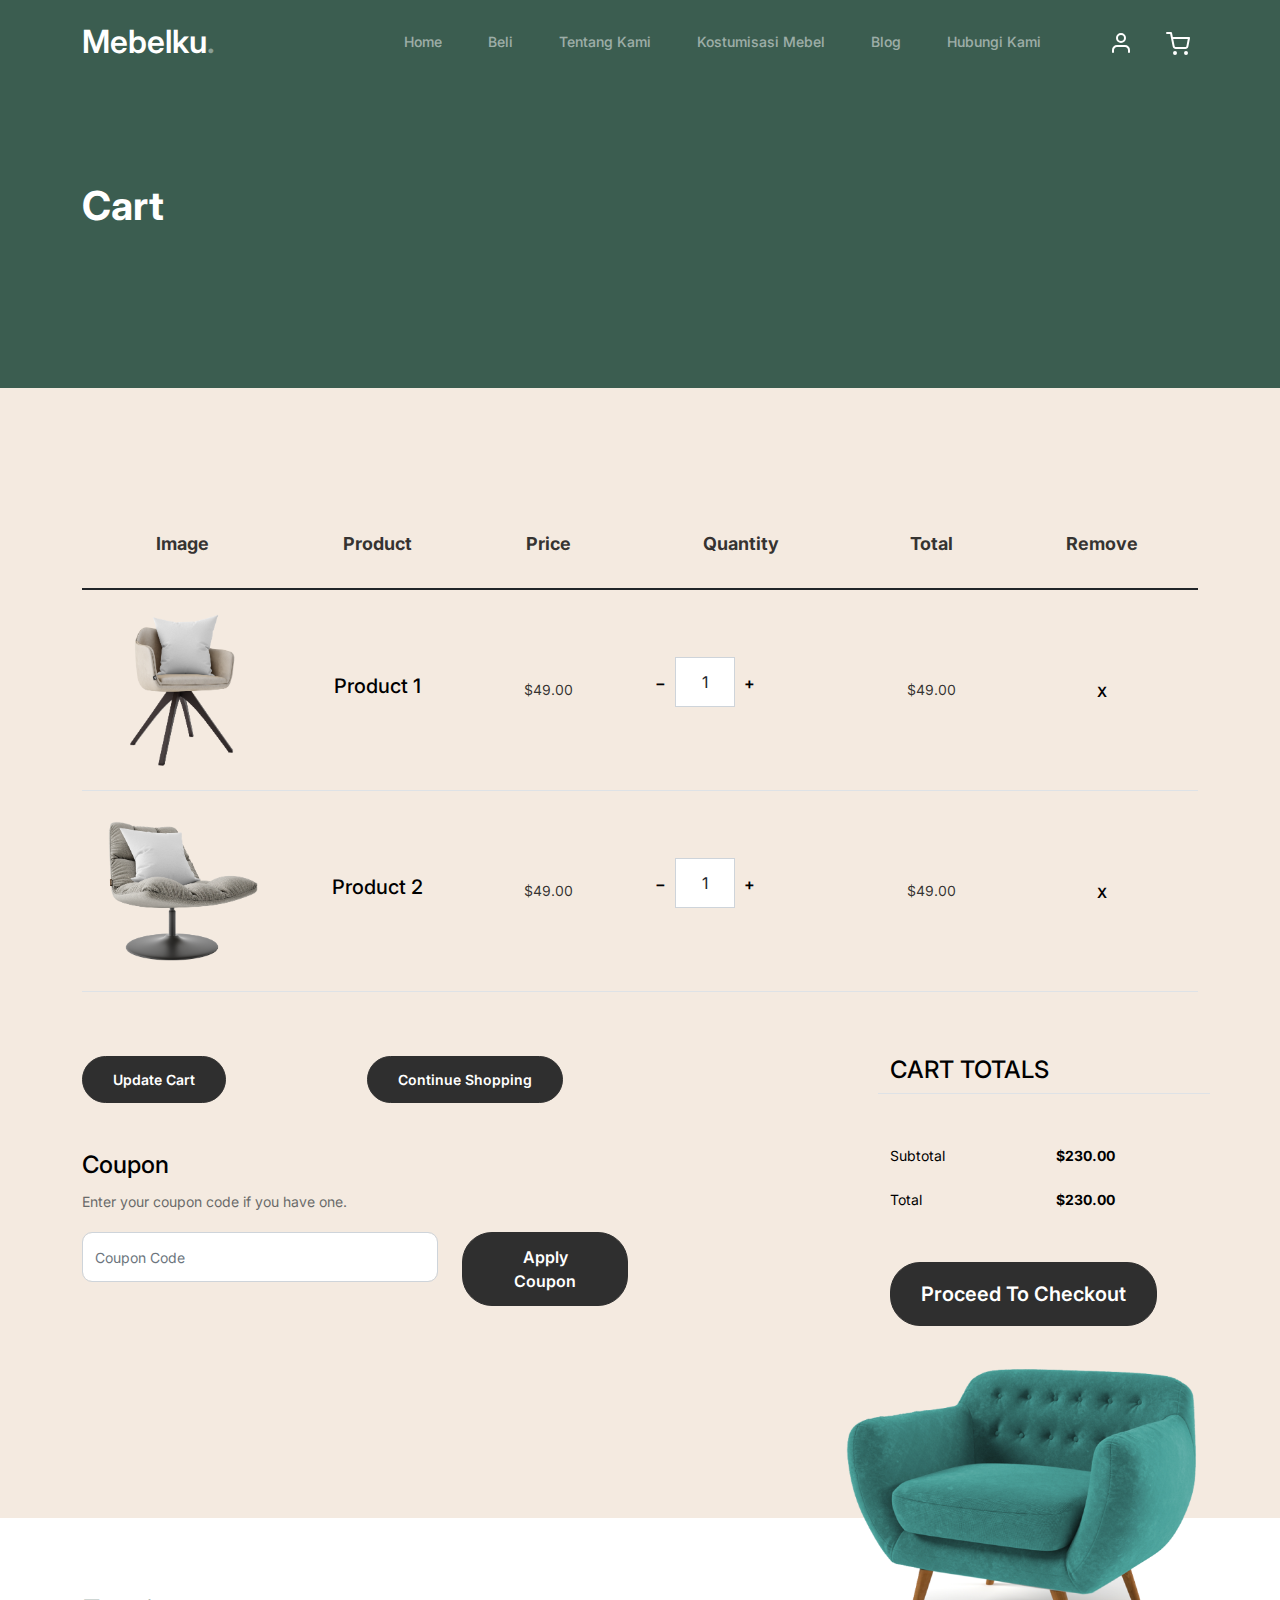
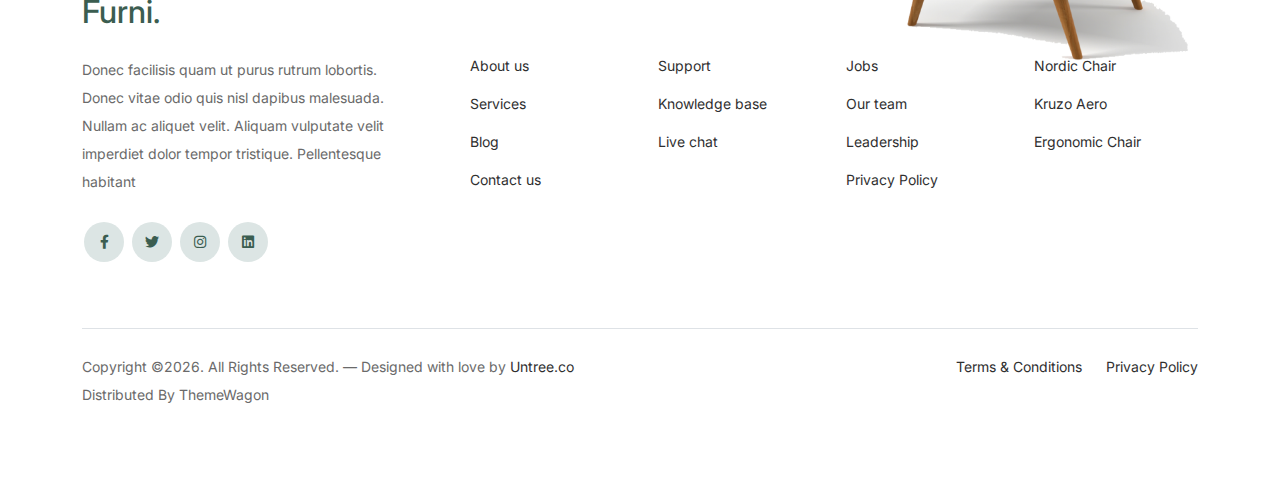
<file: cart.html>
<!-- /*
* Bootstrap 5
* Template Name: Furni
* Template Author: Untree.co
* Template URI: https://untree.co/
* License: https://creativecommons.org/licenses/by/3.0/
*/ -->
<!doctype html>
<html lang="en">
<head>
  <meta charset="utf-8">
  <meta name="viewport" content="width=device-width, initial-scale=1, shrink-to-fit=no">
  <meta name="author" content="Untree.co">
  <link rel="shortcut icon" href="favicon.png">

  <meta name="description" content="" />
  <meta name="keywords" content="bootstrap, bootstrap4" />

		<!-- Bootstrap CSS -->
		<link href="css/bootstrap.min.css" rel="stylesheet">
		<link href="https://cdnjs.cloudflare.com/ajax/libs/font-awesome/6.0.0-beta3/css/all.min.css" rel="stylesheet">
		<link href="css/tiny-slider.css" rel="stylesheet">
		<link href="css/style.css" rel="stylesheet">
		<title>Furni Free Bootstrap 5 Template for Furniture and Interior Design Websites by Untree.co </title>
	</head>

	<body>

		<!-- Start Header/Navigation -->
		<nav class="custom-navbar navbar navbar navbar-expand-md navbar-dark bg-dark" arial-label="Furni navigation bar">

			<div class="container">
				<a class="navbar-brand" href="index.html">Mebelku<span>.</span></a>

				<button class="navbar-toggler" type="button" data-bs-toggle="collapse" data-bs-target="#navbarsFurni" aria-controls="navbarsFurni" aria-expanded="false" aria-label="Toggle navigation">
					<span class="navbar-toggler-icon"></span>
				</button>

				<div class="collapse navbar-collapse" id="navbarsFurni">
					<ul class="custom-navbar-nav navbar-nav ms-auto mb-2 mb-md-0">
						<li class="nav-item ">
							<a class="nav-link" href="index.html">Home</a>
						</li>
						<li><a class="nav-link" href="shop.html">Beli</a></li>
						<li><a class="nav-link" href="about.html">Tentang Kami</a></li>
						<li><a class="nav-link" href="services.html">Kostumisasi Mebel</a></li>
						<li><a class="nav-link" href="blog.html">Blog</a></li>
						<li><a class="nav-link" href="contact.html">Hubungi Kami</a></li>
					</ul>

					<ul class="custom-navbar-cta navbar-nav mb-2 mb-md-0 ms-5">
						<li><a class="nav-link" href="#"><img src="images/user.svg"></a></li>
						<li><a class="nav-link" href="cart.html"><img src="images/cart.svg"></a></li>
					</ul>
				</div>
			</div>
				
		</nav>
		<!-- End Header/Navigation -->

		<!-- Start Hero Section -->
			<div class="hero">
				<div class="container">
					<div class="row justify-content-between">
						<div class="col-lg-5">
							<div class="intro-excerpt">
								<h1>Cart</h1>
							</div>
						</div>
						<div class="col-lg-7">
							
						</div>
					</div>
				</div>
			</div>
		<!-- End Hero Section -->

		

		<div class="untree_co-section before-footer-section">
            <div class="container">
              <div class="row mb-5">
                <form class="col-md-12" method="post">
                  <div class="site-blocks-table">
                    <table class="table">
                      <thead>
                        <tr>
                          <th class="product-thumbnail">Image</th>
                          <th class="product-name">Product</th>
                          <th class="product-price">Price</th>
                          <th class="product-quantity">Quantity</th>
                          <th class="product-total">Total</th>
                          <th class="product-remove">Remove</th>
                        </tr>
                      </thead>
                      <tbody>
                        <tr>
                          <td class="product-thumbnail">
                            <img src="images/product-1.png" alt="Image" class="img-fluid">
                          </td>
                          <td class="product-name">
                            <h2 class="h5 text-black">Product 1</h2>
                          </td>
                          <td>$49.00</td>
                          <td>
                            <div class="input-group mb-3 d-flex align-items-center quantity-container" style="max-width: 120px;">
                              <div class="input-group-prepend">
                                <button class="btn btn-outline-black decrease" type="button">&minus;</button>
                              </div>
                              <input type="text" class="form-control text-center quantity-amount" value="1" placeholder="" aria-label="Example text with button addon" aria-describedby="button-addon1">
                              <div class="input-group-append">
                                <button class="btn btn-outline-black increase" type="button">&plus;</button>
                              </div>
                            </div>
        
                          </td>
                          <td>$49.00</td>
                          <td><a href="#" class="btn btn-black btn-sm">X</a></td>
                        </tr>
        
                        <tr>
                          <td class="product-thumbnail">
                            <img src="images/product-2.png" alt="Image" class="img-fluid">
                          </td>
                          <td class="product-name">
                            <h2 class="h5 text-black">Product 2</h2>
                          </td>
                          <td>$49.00</td>
                          <td>
                            <div class="input-group mb-3 d-flex align-items-center quantity-container" style="max-width: 120px;">
                              <div class="input-group-prepend">
                                <button class="btn btn-outline-black decrease" type="button">&minus;</button>
                              </div>
                              <input type="text" class="form-control text-center quantity-amount" value="1" placeholder="" aria-label="Example text with button addon" aria-describedby="button-addon1">
                              <div class="input-group-append">
                                <button class="btn btn-outline-black increase" type="button">&plus;</button>
                              </div>
                            </div>
        
                          </td>
                          <td>$49.00</td>
                          <td><a href="#" class="btn btn-black btn-sm">X</a></td>
                        </tr>
                      </tbody>
                    </table>
                  </div>
                </form>
              </div>
        
              <div class="row">
                <div class="col-md-6">
                  <div class="row mb-5">
                    <div class="col-md-6 mb-3 mb-md-0">
                      <button class="btn btn-black btn-sm btn-block">Update Cart</button>
                    </div>
                    <div class="col-md-6">
                      <button class="btn btn-outline-black btn-sm btn-block">Continue Shopping</button>
                    </div>
                  </div>
                  <div class="row">
                    <div class="col-md-12">
                      <label class="text-black h4" for="coupon">Coupon</label>
                      <p>Enter your coupon code if you have one.</p>
                    </div>
                    <div class="col-md-8 mb-3 mb-md-0">
                      <input type="text" class="form-control py-3" id="coupon" placeholder="Coupon Code">
                    </div>
                    <div class="col-md-4">
                      <button class="btn btn-black">Apply Coupon</button>
                    </div>
                  </div>
                </div>
                <div class="col-md-6 pl-5">
                  <div class="row justify-content-end">
                    <div class="col-md-7">
                      <div class="row">
                        <div class="col-md-12 text-right border-bottom mb-5">
                          <h3 class="text-black h4 text-uppercase">Cart Totals</h3>
                        </div>
                      </div>
                      <div class="row mb-3">
                        <div class="col-md-6">
                          <span class="text-black">Subtotal</span>
                        </div>
                        <div class="col-md-6 text-right">
                          <strong class="text-black">$230.00</strong>
                        </div>
                      </div>
                      <div class="row mb-5">
                        <div class="col-md-6">
                          <span class="text-black">Total</span>
                        </div>
                        <div class="col-md-6 text-right">
                          <strong class="text-black">$230.00</strong>
                        </div>
                      </div>
        
                      <div class="row">
                        <div class="col-md-12">
                          <button class="btn btn-black btn-lg py-3 btn-block" onclick="window.location='checkout.html'">Proceed To Checkout</button>
                        </div>
                      </div>
                    </div>
                  </div>
                </div>
              </div>
            </div>
          </div>
		

		<!-- Start Footer Section -->
		<footer class="footer-section">
			<div class="container relative">

				<div class="sofa-img">
					<img src="images/sofa.png" alt="Image" class="img-fluid">
				</div>

				<div class="row g-5 mb-5">
					<div class="col-lg-4">
						<div class="mb-4 footer-logo-wrap"><a href="#" class="footer-logo">Furni<span>.</span></a></div>
						<p class="mb-4">Donec facilisis quam ut purus rutrum lobortis. Donec vitae odio quis nisl dapibus malesuada. Nullam ac aliquet velit. Aliquam vulputate velit imperdiet dolor tempor tristique. Pellentesque habitant</p>

						<ul class="list-unstyled custom-social">
							<li><a href="#"><span class="fa fa-brands fa-facebook-f"></span></a></li>
							<li><a href="#"><span class="fa fa-brands fa-twitter"></span></a></li>
							<li><a href="#"><span class="fa fa-brands fa-instagram"></span></a></li>
							<li><a href="#"><span class="fa fa-brands fa-linkedin"></span></a></li>
						</ul>
					</div>

					<div class="col-lg-8">
						<div class="row links-wrap">
							<div class="col-6 col-sm-6 col-md-3">
								<ul class="list-unstyled">
									<li><a href="#">About us</a></li>
									<li><a href="#">Services</a></li>
									<li><a href="#">Blog</a></li>
									<li><a href="#">Contact us</a></li>
								</ul>
							</div>

							<div class="col-6 col-sm-6 col-md-3">
								<ul class="list-unstyled">
									<li><a href="#">Support</a></li>
									<li><a href="#">Knowledge base</a></li>
									<li><a href="#">Live chat</a></li>
								</ul>
							</div>

							<div class="col-6 col-sm-6 col-md-3">
								<ul class="list-unstyled">
									<li><a href="#">Jobs</a></li>
									<li><a href="#">Our team</a></li>
									<li><a href="#">Leadership</a></li>
									<li><a href="#">Privacy Policy</a></li>
								</ul>
							</div>

							<div class="col-6 col-sm-6 col-md-3">
								<ul class="list-unstyled">
									<li><a href="#">Nordic Chair</a></li>
									<li><a href="#">Kruzo Aero</a></li>
									<li><a href="#">Ergonomic Chair</a></li>
								</ul>
							</div>
						</div>
					</div>

				</div>

				<div class="border-top copyright">
					<div class="row pt-4">
						<div class="col-lg-6">
							<p class="mb-2 text-center text-lg-start">Copyright &copy;<script>document.write(new Date().getFullYear());</script>. All Rights Reserved. &mdash; Designed with love by <a href="https://untree.co">Untree.co</a> Distributed By <a hreff="https://themewagon.com">ThemeWagon</a>  <!-- License information: https://untree.co/license/ -->
            </p>
						</div>

						<div class="col-lg-6 text-center text-lg-end">
							<ul class="list-unstyled d-inline-flex ms-auto">
								<li class="me-4"><a href="#">Terms &amp; Conditions</a></li>
								<li><a href="#">Privacy Policy</a></li>
							</ul>
						</div>

					</div>
				</div>

			</div>
		</footer>
		<!-- End Footer Section -->	


		<script src="js/bootstrap.bundle.min.js"></script>
		<script src="js/tiny-slider.js"></script>
		<script src="js/custom.js"></script>
	</body>

</html>
</file>
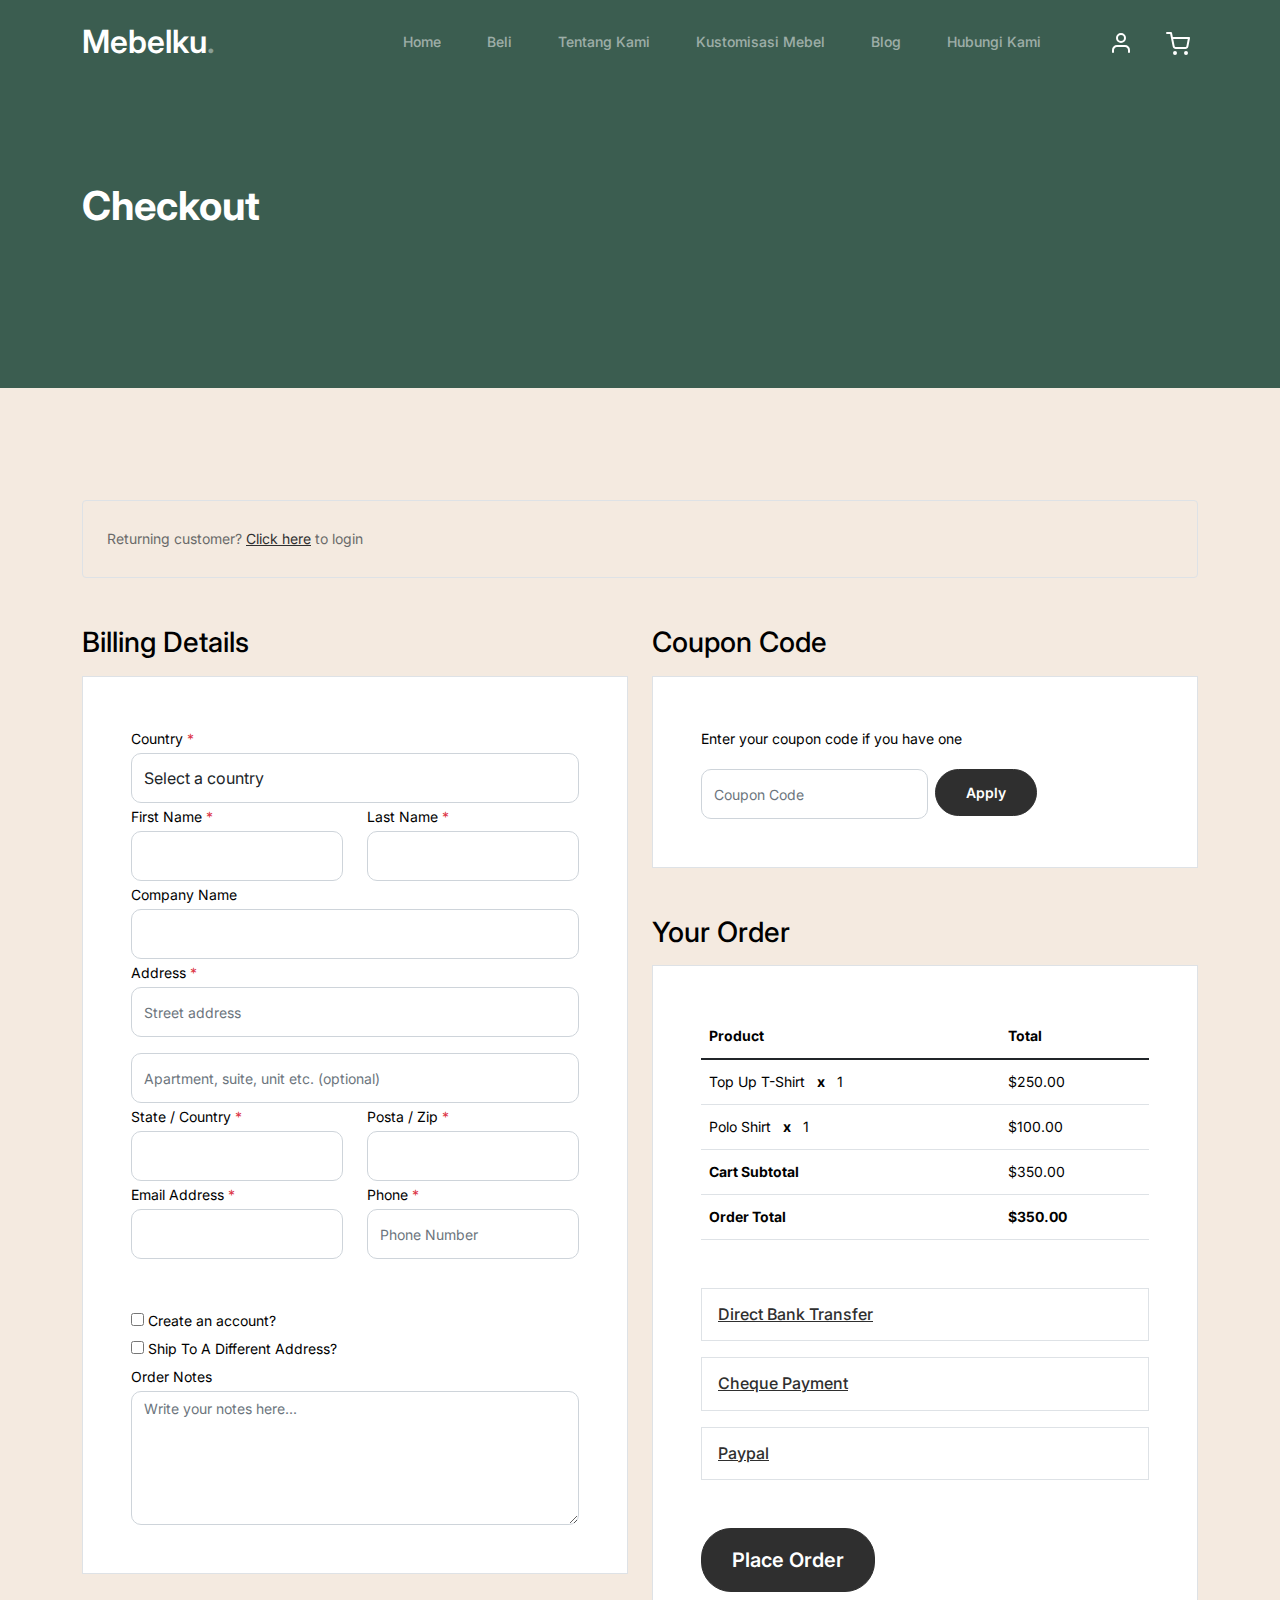
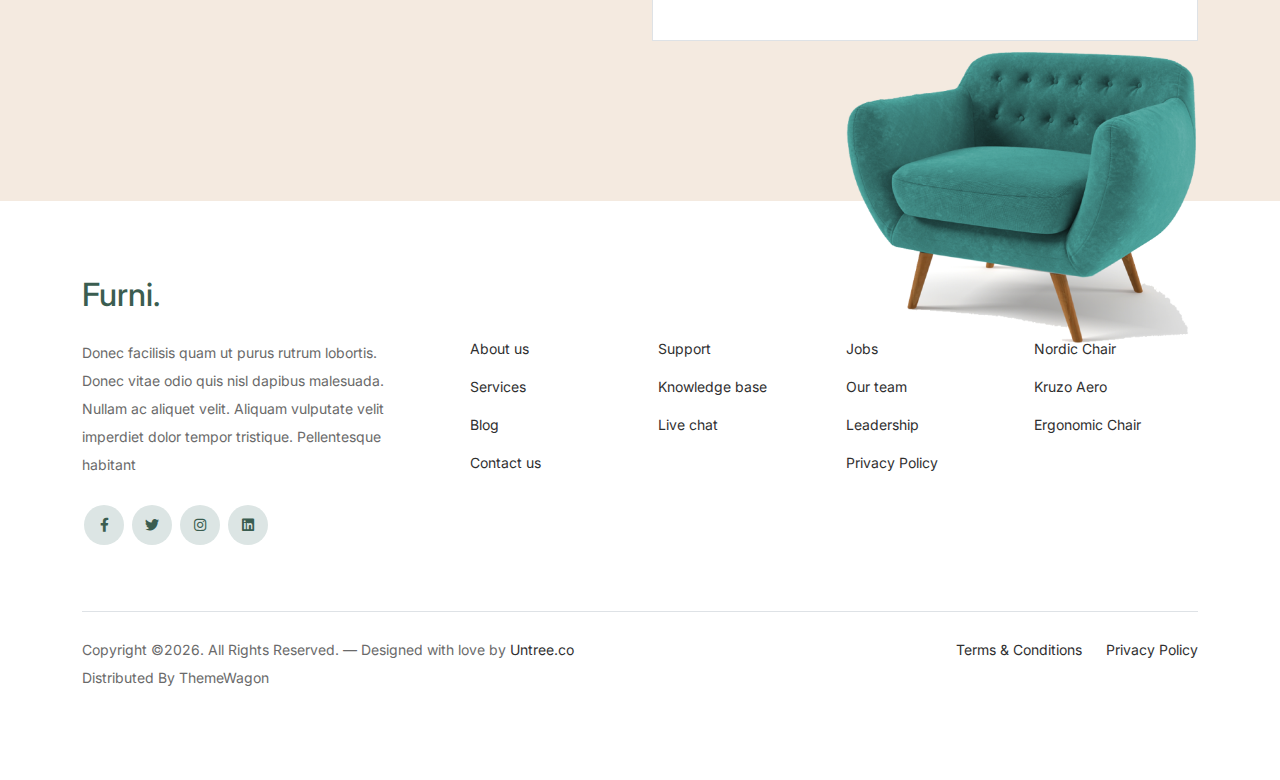
<file: checkout.html>
<!-- /*
* Bootstrap 5
* Template Name: Furni
* Template Author: Untree.co
* Template URI: https://untree.co/
* License: https://creativecommons.org/licenses/by/3.0/
*/ -->
<!doctype html>
<html lang="en">
<head>
  <meta charset="utf-8">
  <meta name="viewport" content="width=device-width, initial-scale=1, shrink-to-fit=no">
  <meta name="author" content="Untree.co">
  <link rel="shortcut icon" href="favicon.png">

  <meta name="description" content="" />
  <meta name="keywords" content="bootstrap, bootstrap4" />

		<!-- Bootstrap CSS -->
		<link href="css/bootstrap.min.css" rel="stylesheet">
		<link href="https://cdnjs.cloudflare.com/ajax/libs/font-awesome/6.0.0-beta3/css/all.min.css" rel="stylesheet">
		<link href="css/tiny-slider.css" rel="stylesheet">
		<link href="css/style.css" rel="stylesheet">
		<title>Furni Free Bootstrap 5 Template for Furniture and Interior Design Websites by Untree.co </title>
	</head>

	<body>

		<!-- Start Header/Navigation -->
		<nav class="custom-navbar navbar navbar navbar-expand-md navbar-dark bg-dark" arial-label="Furni navigation bar">

			<div class="container">
				<a class="navbar-brand" href="index.html">Mebelku<span>.</span></a>

				<button class="navbar-toggler" type="button" data-bs-toggle="collapse" data-bs-target="#navbarsFurni" aria-controls="navbarsFurni" aria-expanded="false" aria-label="Toggle navigation">
					<span class="navbar-toggler-icon"></span>
				</button>

				<div class="collapse navbar-collapse" id="navbarsFurni">
					<ul class="custom-navbar-nav navbar-nav ms-auto mb-2 mb-md-0">
						<li class="nav-item ">
							<a class="nav-link" href="index.html">Home</a>
						</li>
						<li><a class="nav-link" href="shop.html">Beli</a></li>
						<li><a class="nav-link" href="about.html">Tentang Kami</a></li>
						<li><a class="nav-link" href="services.html">Kustomisasi Mebel</a></li>
						<li><a class="nav-link" href="blog.html">Blog</a></li>
						<li><a class="nav-link" href="contact.html">Hubungi Kami</a></li>
					</ul>

					<ul class="custom-navbar-cta navbar-nav mb-2 mb-md-0 ms-5">
						<li><a class="nav-link" href="#"><img src="images/user.svg"></a></li>
						<li><a class="nav-link" href="cart.html"><img src="images/cart.svg"></a></li>
					</ul>
				</div>
			</div>
				
		</nav>
		<!-- End Header/Navigation -->

		<!-- Start Hero Section -->
			<div class="hero">
				<div class="container">
					<div class="row justify-content-between">
						<div class="col-lg-5">
							<div class="intro-excerpt">
								<h1>Checkout</h1>
							</div>
						</div>
						<div class="col-lg-7">
							
						</div>
					</div>
				</div>
			</div>
		<!-- End Hero Section -->

		<div class="untree_co-section">
		    <div class="container">
		      <div class="row mb-5">
		        <div class="col-md-12">
		          <div class="border p-4 rounded" role="alert">
		            Returning customer? <a href="#">Click here</a> to login
		          </div>
		        </div>
		      </div>
		      <div class="row">
		        <div class="col-md-6 mb-5 mb-md-0">
		          <h2 class="h3 mb-3 text-black">Billing Details</h2>
		          <div class="p-3 p-lg-5 border bg-white">
		            <div class="form-group">
		              <label for="c_country" class="text-black">Country <span class="text-danger">*</span></label>
		              <select id="c_country" class="form-control">
		                <option value="1">Select a country</option>    
		                <option value="2">bangladesh</option>    
		                <option value="3">Algeria</option>    
		                <option value="4">Afghanistan</option>    
		                <option value="5">Ghana</option>    
		                <option value="6">Albania</option>    
		                <option value="7">Bahrain</option>    
		                <option value="8">Colombia</option>    
		                <option value="9">Dominican Republic</option>    
		              </select>
		            </div>
		            <div class="form-group row">
		              <div class="col-md-6">
		                <label for="c_fname" class="text-black">First Name <span class="text-danger">*</span></label>
		                <input type="text" class="form-control" id="c_fname" name="c_fname">
		              </div>
		              <div class="col-md-6">
		                <label for="c_lname" class="text-black">Last Name <span class="text-danger">*</span></label>
		                <input type="text" class="form-control" id="c_lname" name="c_lname">
		              </div>
		            </div>

		            <div class="form-group row">
		              <div class="col-md-12">
		                <label for="c_companyname" class="text-black">Company Name </label>
		                <input type="text" class="form-control" id="c_companyname" name="c_companyname">
		              </div>
		            </div>

		            <div class="form-group row">
		              <div class="col-md-12">
		                <label for="c_address" class="text-black">Address <span class="text-danger">*</span></label>
		                <input type="text" class="form-control" id="c_address" name="c_address" placeholder="Street address">
		              </div>
		            </div>

		            <div class="form-group mt-3">
		              <input type="text" class="form-control" placeholder="Apartment, suite, unit etc. (optional)">
		            </div>

		            <div class="form-group row">
		              <div class="col-md-6">
		                <label for="c_state_country" class="text-black">State / Country <span class="text-danger">*</span></label>
		                <input type="text" class="form-control" id="c_state_country" name="c_state_country">
		              </div>
		              <div class="col-md-6">
		                <label for="c_postal_zip" class="text-black">Posta / Zip <span class="text-danger">*</span></label>
		                <input type="text" class="form-control" id="c_postal_zip" name="c_postal_zip">
		              </div>
		            </div>

		            <div class="form-group row mb-5">
		              <div class="col-md-6">
		                <label for="c_email_address" class="text-black">Email Address <span class="text-danger">*</span></label>
		                <input type="text" class="form-control" id="c_email_address" name="c_email_address">
		              </div>
		              <div class="col-md-6">
		                <label for="c_phone" class="text-black">Phone <span class="text-danger">*</span></label>
		                <input type="text" class="form-control" id="c_phone" name="c_phone" placeholder="Phone Number">
		              </div>
		            </div>

		            <div class="form-group">
		              <label for="c_create_account" class="text-black" data-bs-toggle="collapse" href="#create_an_account" role="button" aria-expanded="false" aria-controls="create_an_account"><input type="checkbox" value="1" id="c_create_account"> Create an account?</label>
		              <div class="collapse" id="create_an_account">
		                <div class="py-2 mb-4">
		                  <p class="mb-3">Create an account by entering the information below. If you are a returning customer please login at the top of the page.</p>
		                  <div class="form-group">
		                    <label for="c_account_password" class="text-black">Account Password</label>
		                    <input type="email" class="form-control" id="c_account_password" name="c_account_password" placeholder="">
		                  </div>
		                </div>
		              </div>
		            </div>


		            <div class="form-group">
		              <label for="c_ship_different_address" class="text-black" data-bs-toggle="collapse" href="#ship_different_address" role="button" aria-expanded="false" aria-controls="ship_different_address"><input type="checkbox" value="1" id="c_ship_different_address"> Ship To A Different Address?</label>
		              <div class="collapse" id="ship_different_address">
		                <div class="py-2">

		                  <div class="form-group">
		                    <label for="c_diff_country" class="text-black">Country <span class="text-danger">*</span></label>
		                    <select id="c_diff_country" class="form-control">
		                      <option value="1">Select a country</option>    
		                      <option value="2">bangladesh</option>    
		                      <option value="3">Algeria</option>    
		                      <option value="4">Afghanistan</option>    
		                      <option value="5">Ghana</option>    
		                      <option value="6">Albania</option>    
		                      <option value="7">Bahrain</option>    
		                      <option value="8">Colombia</option>    
		                      <option value="9">Dominican Republic</option>    
		                    </select>
		                  </div>


		                  <div class="form-group row">
		                    <div class="col-md-6">
		                      <label for="c_diff_fname" class="text-black">First Name <span class="text-danger">*</span></label>
		                      <input type="text" class="form-control" id="c_diff_fname" name="c_diff_fname">
		                    </div>
		                    <div class="col-md-6">
		                      <label for="c_diff_lname" class="text-black">Last Name <span class="text-danger">*</span></label>
		                      <input type="text" class="form-control" id="c_diff_lname" name="c_diff_lname">
		                    </div>
		                  </div>

		                  <div class="form-group row">
		                    <div class="col-md-12">
		                      <label for="c_diff_companyname" class="text-black">Company Name </label>
		                      <input type="text" class="form-control" id="c_diff_companyname" name="c_diff_companyname">
		                    </div>
		                  </div>

		                  <div class="form-group row  mb-3">
		                    <div class="col-md-12">
		                      <label for="c_diff_address" class="text-black">Address <span class="text-danger">*</span></label>
		                      <input type="text" class="form-control" id="c_diff_address" name="c_diff_address" placeholder="Street address">
		                    </div>
		                  </div>

		                  <div class="form-group">
		                    <input type="text" class="form-control" placeholder="Apartment, suite, unit etc. (optional)">
		                  </div>

		                  <div class="form-group row">
		                    <div class="col-md-6">
		                      <label for="c_diff_state_country" class="text-black">State / Country <span class="text-danger">*</span></label>
		                      <input type="text" class="form-control" id="c_diff_state_country" name="c_diff_state_country">
		                    </div>
		                    <div class="col-md-6">
		                      <label for="c_diff_postal_zip" class="text-black">Posta / Zip <span class="text-danger">*</span></label>
		                      <input type="text" class="form-control" id="c_diff_postal_zip" name="c_diff_postal_zip">
		                    </div>
		                  </div>

		                  <div class="form-group row mb-5">
		                    <div class="col-md-6">
		                      <label for="c_diff_email_address" class="text-black">Email Address <span class="text-danger">*</span></label>
		                      <input type="text" class="form-control" id="c_diff_email_address" name="c_diff_email_address">
		                    </div>
		                    <div class="col-md-6">
		                      <label for="c_diff_phone" class="text-black">Phone <span class="text-danger">*</span></label>
		                      <input type="text" class="form-control" id="c_diff_phone" name="c_diff_phone" placeholder="Phone Number">
		                    </div>
		                  </div>

		                </div>

		              </div>
		            </div>

		            <div class="form-group">
		              <label for="c_order_notes" class="text-black">Order Notes</label>
		              <textarea name="c_order_notes" id="c_order_notes" cols="30" rows="5" class="form-control" placeholder="Write your notes here..."></textarea>
		            </div>

		          </div>
		        </div>
		        <div class="col-md-6">

		          <div class="row mb-5">
		            <div class="col-md-12">
		              <h2 class="h3 mb-3 text-black">Coupon Code</h2>
		              <div class="p-3 p-lg-5 border bg-white">

		                <label for="c_code" class="text-black mb-3">Enter your coupon code if you have one</label>
		                <div class="input-group w-75 couponcode-wrap">
		                  <input type="text" class="form-control me-2" id="c_code" placeholder="Coupon Code" aria-label="Coupon Code" aria-describedby="button-addon2">
		                  <div class="input-group-append">
		                    <button class="btn btn-black btn-sm" type="button" id="button-addon2">Apply</button>
		                  </div>
		                </div>

		              </div>
		            </div>
		          </div>

		          <div class="row mb-5">
		            <div class="col-md-12">
		              <h2 class="h3 mb-3 text-black">Your Order</h2>
		              <div class="p-3 p-lg-5 border bg-white">
		                <table class="table site-block-order-table mb-5">
		                  <thead>
		                    <th>Product</th>
		                    <th>Total</th>
		                  </thead>
		                  <tbody>
		                    <tr>
		                      <td>Top Up T-Shirt <strong class="mx-2">x</strong> 1</td>
		                      <td>$250.00</td>
		                    </tr>
		                    <tr>
		                      <td>Polo Shirt <strong class="mx-2">x</strong>   1</td>
		                      <td>$100.00</td>
		                    </tr>
		                    <tr>
		                      <td class="text-black font-weight-bold"><strong>Cart Subtotal</strong></td>
		                      <td class="text-black">$350.00</td>
		                    </tr>
		                    <tr>
		                      <td class="text-black font-weight-bold"><strong>Order Total</strong></td>
		                      <td class="text-black font-weight-bold"><strong>$350.00</strong></td>
		                    </tr>
		                  </tbody>
		                </table>

		                <div class="border p-3 mb-3">
		                  <h3 class="h6 mb-0"><a class="d-block" data-bs-toggle="collapse" href="#collapsebank" role="button" aria-expanded="false" aria-controls="collapsebank">Direct Bank Transfer</a></h3>

		                  <div class="collapse" id="collapsebank">
		                    <div class="py-2">
		                      <p class="mb-0">Make your payment directly into our bank account. Please use your Order ID as the payment reference. Your order won’t be shipped until the funds have cleared in our account.</p>
		                    </div>
		                  </div>
		                </div>

		                <div class="border p-3 mb-3">
		                  <h3 class="h6 mb-0"><a class="d-block" data-bs-toggle="collapse" href="#collapsecheque" role="button" aria-expanded="false" aria-controls="collapsecheque">Cheque Payment</a></h3>

		                  <div class="collapse" id="collapsecheque">
		                    <div class="py-2">
		                      <p class="mb-0">Make your payment directly into our bank account. Please use your Order ID as the payment reference. Your order won’t be shipped until the funds have cleared in our account.</p>
		                    </div>
		                  </div>
		                </div>

		                <div class="border p-3 mb-5">
		                  <h3 class="h6 mb-0"><a class="d-block" data-bs-toggle="collapse" href="#collapsepaypal" role="button" aria-expanded="false" aria-controls="collapsepaypal">Paypal</a></h3>

		                  <div class="collapse" id="collapsepaypal">
		                    <div class="py-2">
		                      <p class="mb-0">Make your payment directly into our bank account. Please use your Order ID as the payment reference. Your order won’t be shipped until the funds have cleared in our account.</p>
		                    </div>
		                  </div>
		                </div>

		                <div class="form-group">
		                  <button class="btn btn-black btn-lg py-3 btn-block" onclick="window.location='thankyou.html'">Place Order</button>
		                </div>

		              </div>
		            </div>
		          </div>

		        </div>
		      </div>
		      <!-- </form> -->
		    </div>
		  </div>

		<!-- Start Footer Section -->
		<footer class="footer-section">
			<div class="container relative">

				<div class="sofa-img">
					<img src="images/sofa.png" alt="Image" class="img-fluid">
				</div>

				<div class="row g-5 mb-5">
					<div class="col-lg-4">
						<div class="mb-4 footer-logo-wrap"><a href="#" class="footer-logo">Furni<span>.</span></a></div>
						<p class="mb-4">Donec facilisis quam ut purus rutrum lobortis. Donec vitae odio quis nisl dapibus malesuada. Nullam ac aliquet velit. Aliquam vulputate velit imperdiet dolor tempor tristique. Pellentesque habitant</p>

						<ul class="list-unstyled custom-social">
							<li><a href="#"><span class="fa fa-brands fa-facebook-f"></span></a></li>
							<li><a href="#"><span class="fa fa-brands fa-twitter"></span></a></li>
							<li><a href="#"><span class="fa fa-brands fa-instagram"></span></a></li>
							<li><a href="#"><span class="fa fa-brands fa-linkedin"></span></a></li>
						</ul>
					</div>

					<div class="col-lg-8">
						<div class="row links-wrap">
							<div class="col-6 col-sm-6 col-md-3">
								<ul class="list-unstyled">
									<li><a href="#">About us</a></li>
									<li><a href="#">Services</a></li>
									<li><a href="#">Blog</a></li>
									<li><a href="#">Contact us</a></li>
								</ul>
							</div>

							<div class="col-6 col-sm-6 col-md-3">
								<ul class="list-unstyled">
									<li><a href="#">Support</a></li>
									<li><a href="#">Knowledge base</a></li>
									<li><a href="#">Live chat</a></li>
								</ul>
							</div>

							<div class="col-6 col-sm-6 col-md-3">
								<ul class="list-unstyled">
									<li><a href="#">Jobs</a></li>
									<li><a href="#">Our team</a></li>
									<li><a href="#">Leadership</a></li>
									<li><a href="#">Privacy Policy</a></li>
								</ul>
							</div>

							<div class="col-6 col-sm-6 col-md-3">
								<ul class="list-unstyled">
									<li><a href="#">Nordic Chair</a></li>
									<li><a href="#">Kruzo Aero</a></li>
									<li><a href="#">Ergonomic Chair</a></li>
								</ul>
							</div>
						</div>
					</div>

				</div>

				<div class="border-top copyright">
					<div class="row pt-4">
						<div class="col-lg-6">
							<p class="mb-2 text-center text-lg-start">Copyright &copy;<script>document.write(new Date().getFullYear());</script>. All Rights Reserved. &mdash; Designed with love by <a href="https://untree.co">Untree.co</a> Distributed By <a hreff="https://themewagon.com">ThemeWagon</a>  <!-- License information: https://untree.co/license/ -->
            </p>
						</div>

						<div class="col-lg-6 text-center text-lg-end">
							<ul class="list-unstyled d-inline-flex ms-auto">
								<li class="me-4"><a href="#">Terms &amp; Conditions</a></li>
								<li><a href="#">Privacy Policy</a></li>
							</ul>
						</div>

					</div>
				</div>

			</div>
		</footer>
		<!-- End Footer Section -->	


		<script src="js/bootstrap.bundle.min.js"></script>
		<script src="js/tiny-slider.js"></script>
		<script src="js/custom.js"></script>
	</body>

</html>
</file>
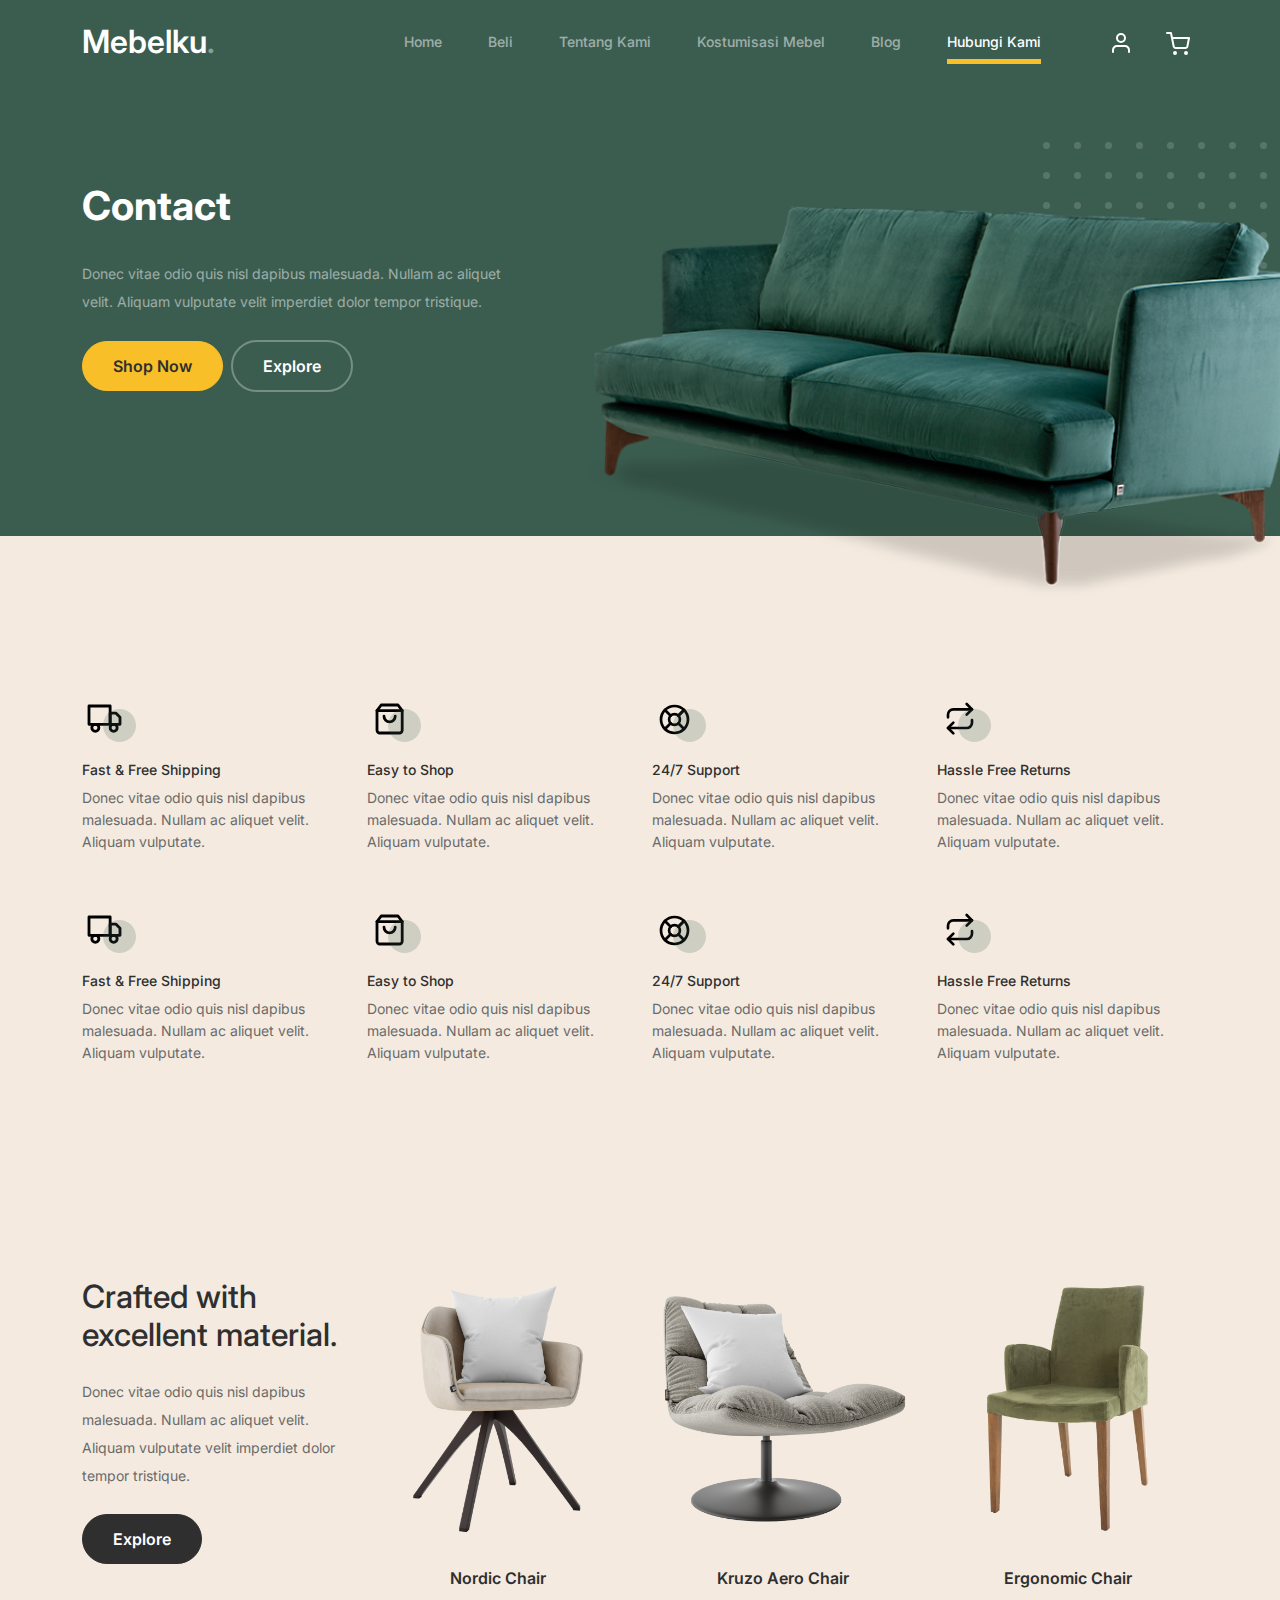
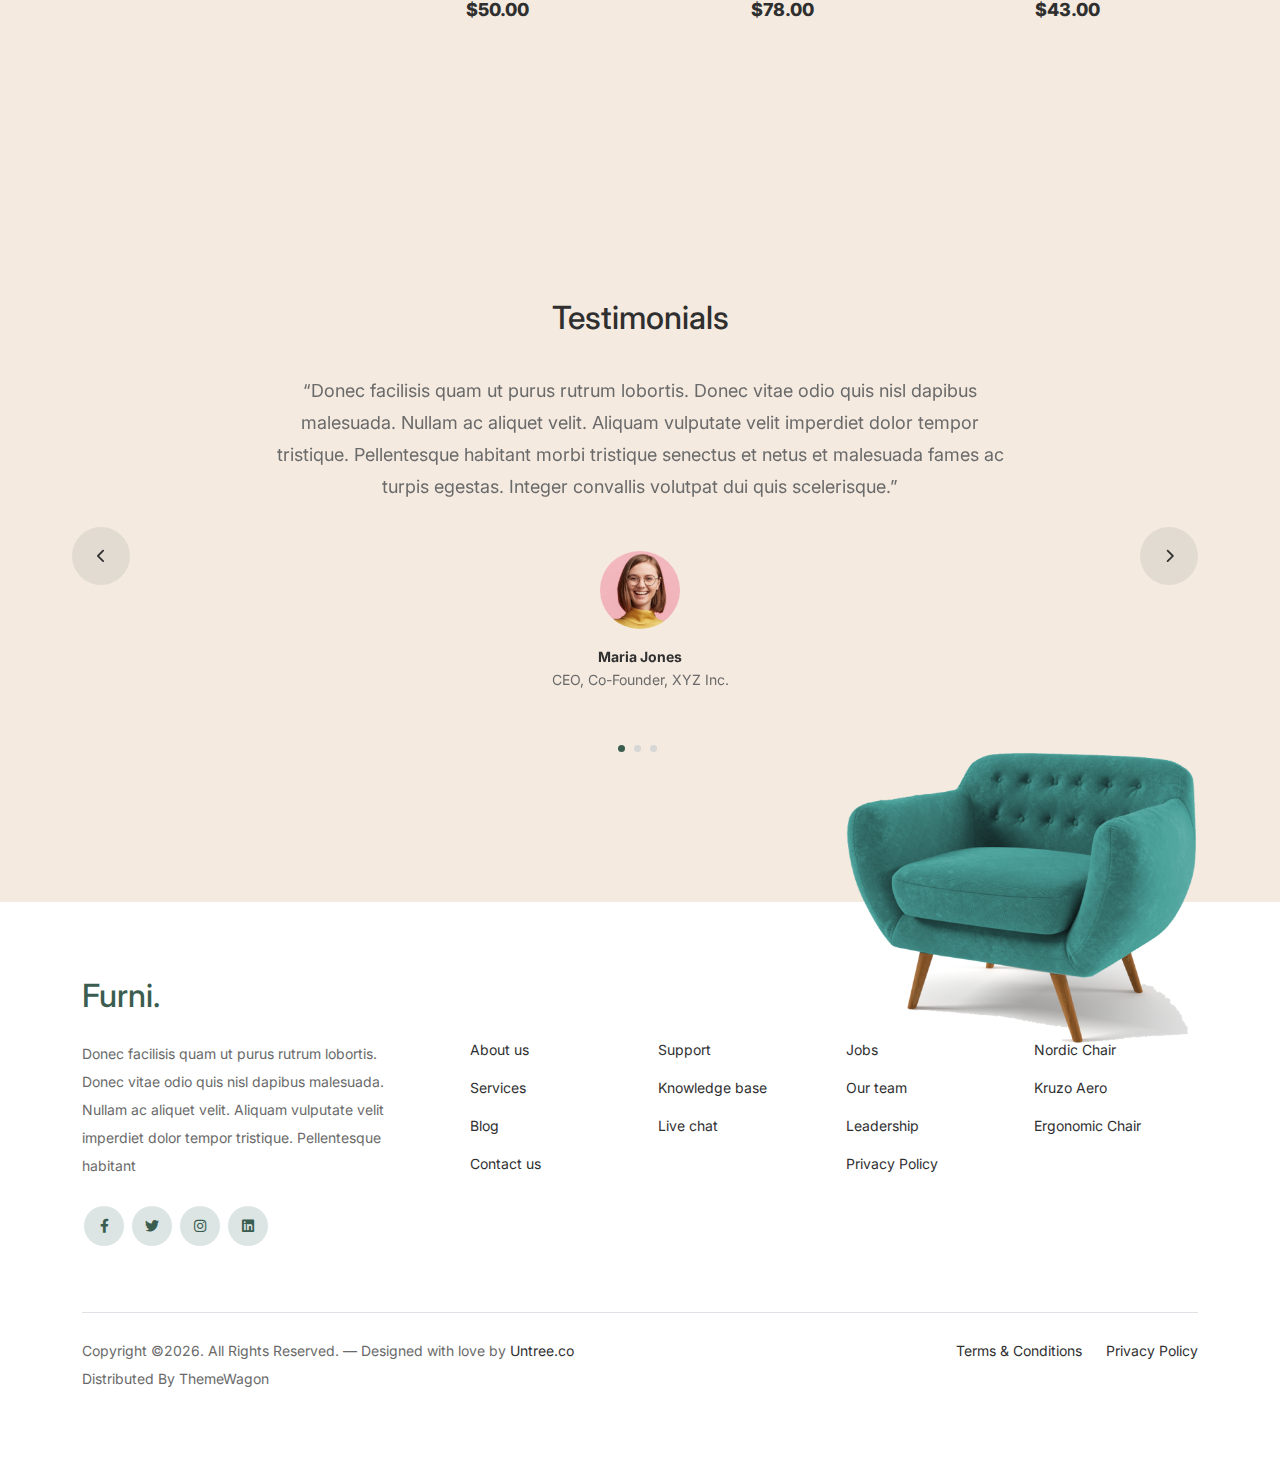
<file: contact.html>
<!-- /*
* Bootstrap 5
* Template Name: Furni
* Template Author: Untree.co
* Template URI: https://untree.co/
* License: https://creativecommons.org/licenses/by/3.0/
*/ -->
<!doctype html>
<html lang="en">
<head>
  <meta charset="utf-8">
  <meta name="viewport" content="width=device-width, initial-scale=1, shrink-to-fit=no">
  <meta name="author" content="Untree.co">
  <link rel="shortcut icon" href="favicon.png">

  <meta name="description" content="" />
  <meta name="keywords" content="bootstrap, bootstrap4" />

		<!-- Bootstrap CSS -->
		<link href="css/bootstrap.min.css" rel="stylesheet">
		<link href="https://cdnjs.cloudflare.com/ajax/libs/font-awesome/6.0.0-beta3/css/all.min.css" rel="stylesheet">
		<link href="css/tiny-slider.css" rel="stylesheet">
		<link href="css/style.css" rel="stylesheet">
		<title>Furni Free Bootstrap 5 Template for Furniture and Interior Design Websites by Untree.co </title>
	</head>

	<body>

		<!-- Start Header/Navigation -->
		<nav class="custom-navbar navbar navbar navbar-expand-md navbar-dark bg-dark" arial-label="Furni navigation bar">

			<div class="container">
				<a class="navbar-brand" href="index.html">Mebelku<span>.</span></a>

				<button class="navbar-toggler" type="button" data-bs-toggle="collapse" data-bs-target="#navbarsFurni" aria-controls="navbarsFurni" aria-expanded="false" aria-label="Toggle navigation">
					<span class="navbar-toggler-icon"></span>
				</button>

				<div class="collapse navbar-collapse" id="navbarsFurni">
					<ul class="custom-navbar-nav navbar-nav ms-auto mb-2 mb-md-0">
						<li class="nav-item">
							<a class="nav-link" href="index.html">Home</a>
						</li>
						<li><a class="nav-link" href="shop.html">Beli</a></li>
						<li><a class="nav-link" href="about.html">Tentang Kami</a></li>
						<li><a class="nav-link" href="services.html">Kostumisasi Mebel</a></li>
						<li><a class="nav-link" href="blog.html">Blog</a></li>
						<li class="active"><a class="nav-link" href="contact.html">Hubungi Kami</a></li>
					</ul>

					<ul class="custom-navbar-cta navbar-nav mb-2 mb-md-0 ms-5">
						<li><a class="nav-link" href="#"><img src="images/user.svg"></a></li>
						<li><a class="nav-link" href="cart.html"><img src="images/cart.svg"></a></li>
					</ul>
				</div>
			</div>
				
		</nav>
		<!-- End Header/Navigation -->

		<!-- Start Hero Section -->
			<div class="hero">
				<div class="container">
					<div class="row justify-content-between">
						<div class="col-lg-5">
							<div class="intro-excerpt">
								<h1>Contact</h1>
								<p class="mb-4">Donec vitae odio quis nisl dapibus malesuada. Nullam ac aliquet velit. Aliquam vulputate velit imperdiet dolor tempor tristique.</p>
								<p><a href="" class="btn btn-secondary me-2">Shop Now</a><a href="#" class="btn btn-white-outline">Explore</a></p>
							</div>
						</div>
						<div class="col-lg-7">
							<div class="hero-img-wrap">
								<img src="images/couch.png" class="img-fluid">
							</div>
						</div>
					</div>
				</div>
			</div>
		<!-- End Hero Section -->

		
		<!-- Start Why Choose Us Section -->
		<div class="why-choose-section">
			<div class="container">
				
				
				<div class="row my-5">
					<div class="col-6 col-md-6 col-lg-3 mb-4">
						<div class="feature">
							<div class="icon">
								<img src="images/truck.svg" alt="Image" class="imf-fluid">
							</div>
							<h3>Fast &amp; Free Shipping</h3>
							<p>Donec vitae odio quis nisl dapibus malesuada. Nullam ac aliquet velit. Aliquam vulputate.</p>
						</div>
					</div>

					<div class="col-6 col-md-6 col-lg-3 mb-4">
						<div class="feature">
							<div class="icon">
								<img src="images/bag.svg" alt="Image" class="imf-fluid">
							</div>
							<h3>Easy to Shop</h3>
							<p>Donec vitae odio quis nisl dapibus malesuada. Nullam ac aliquet velit. Aliquam vulputate.</p>
						</div>
					</div>

					<div class="col-6 col-md-6 col-lg-3 mb-4">
						<div class="feature">
							<div class="icon">
								<img src="images/support.svg" alt="Image" class="imf-fluid">
							</div>
							<h3>24/7 Support</h3>
							<p>Donec vitae odio quis nisl dapibus malesuada. Nullam ac aliquet velit. Aliquam vulputate.</p>
						</div>
					</div>

					<div class="col-6 col-md-6 col-lg-3 mb-4">
						<div class="feature">
							<div class="icon">
								<img src="images/return.svg" alt="Image" class="imf-fluid">
							</div>
							<h3>Hassle Free Returns</h3>
							<p>Donec vitae odio quis nisl dapibus malesuada. Nullam ac aliquet velit. Aliquam vulputate.</p>
						</div>
					</div>

					<div class="col-6 col-md-6 col-lg-3 mb-4">
						<div class="feature">
							<div class="icon">
								<img src="images/truck.svg" alt="Image" class="imf-fluid">
							</div>
							<h3>Fast &amp; Free Shipping</h3>
							<p>Donec vitae odio quis nisl dapibus malesuada. Nullam ac aliquet velit. Aliquam vulputate.</p>
						</div>
					</div>

					<div class="col-6 col-md-6 col-lg-3 mb-4">
						<div class="feature">
							<div class="icon">
								<img src="images/bag.svg" alt="Image" class="imf-fluid">
							</div>
							<h3>Easy to Shop</h3>
							<p>Donec vitae odio quis nisl dapibus malesuada. Nullam ac aliquet velit. Aliquam vulputate.</p>
						</div>
					</div>

					<div class="col-6 col-md-6 col-lg-3 mb-4">
						<div class="feature">
							<div class="icon">
								<img src="images/support.svg" alt="Image" class="imf-fluid">
							</div>
							<h3>24/7 Support</h3>
							<p>Donec vitae odio quis nisl dapibus malesuada. Nullam ac aliquet velit. Aliquam vulputate.</p>
						</div>
					</div>

					<div class="col-6 col-md-6 col-lg-3 mb-4">
						<div class="feature">
							<div class="icon">
								<img src="images/return.svg" alt="Image" class="imf-fluid">
							</div>
							<h3>Hassle Free Returns</h3>
							<p>Donec vitae odio quis nisl dapibus malesuada. Nullam ac aliquet velit. Aliquam vulputate.</p>
						</div>
					</div>

				</div>
			
			</div>
		</div>
		<!-- End Why Choose Us Section -->

		<!-- Start Product Section -->
		<div class="product-section pt-0">
			<div class="container">
				<div class="row">

					<!-- Start Column 1 -->
					<div class="col-md-12 col-lg-3 mb-5 mb-lg-0">
						<h2 class="mb-4 section-title">Crafted with excellent material.</h2>
						<p class="mb-4">Donec vitae odio quis nisl dapibus malesuada. Nullam ac aliquet velit. Aliquam vulputate velit imperdiet dolor tempor tristique. </p>
						<p><a href="#" class="btn">Explore</a></p>
					</div> 
					<!-- End Column 1 -->

					<!-- Start Column 2 -->
					<div class="col-12 col-md-4 col-lg-3 mb-5 mb-md-0">
						<a class="product-item" href="#">
							<img src="images/product-1.png" class="img-fluid product-thumbnail">
							<h3 class="product-title">Nordic Chair</h3>
							<strong class="product-price">$50.00</strong>

							<span class="icon-cross">
								<img src="images/cross.svg" class="img-fluid">
							</span>
						</a>
					</div> 
					<!-- End Column 2 -->

					<!-- Start Column 3 -->
					<div class="col-12 col-md-4 col-lg-3 mb-5 mb-md-0">
						<a class="product-item" href="#">
							<img src="images/product-2.png" class="img-fluid product-thumbnail">
							<h3 class="product-title">Kruzo Aero Chair</h3>
							<strong class="product-price">$78.00</strong>

							<span class="icon-cross">
								<img src="images/cross.svg" class="img-fluid">
							</span>
						</a>
					</div>
					<!-- End Column 3 -->

					<!-- Start Column 4 -->
					<div class="col-12 col-md-4 col-lg-3 mb-5 mb-md-0">
						<a class="product-item" href="#">
							<img src="images/product-3.png" class="img-fluid product-thumbnail">
							<h3 class="product-title">Ergonomic Chair</h3>
							<strong class="product-price">$43.00</strong>

							<span class="icon-cross">
								<img src="images/cross.svg" class="img-fluid">
							</span>
						</a>
					</div>
					<!-- End Column 4 -->

				</div>
			</div>
		</div>
		<!-- End Product Section -->

		

		<!-- Start Testimonial Slider -->
		<div class="testimonial-section before-footer-section">
			<div class="container">
				<div class="row">
					<div class="col-lg-7 mx-auto text-center">
						<h2 class="section-title">Testimonials</h2>
					</div>
				</div>

				<div class="row justify-content-center">
					<div class="col-lg-12">
						<div class="testimonial-slider-wrap text-center">

							<div id="testimonial-nav">
								<span class="prev" data-controls="prev"><span class="fa fa-chevron-left"></span></span>
								<span class="next" data-controls="next"><span class="fa fa-chevron-right"></span></span>
							</div>

							<div class="testimonial-slider">
								
								<div class="item">
									<div class="row justify-content-center">
										<div class="col-lg-8 mx-auto">

											<div class="testimonial-block text-center">
												<blockquote class="mb-5">
													<p>&ldquo;Donec facilisis quam ut purus rutrum lobortis. Donec vitae odio quis nisl dapibus malesuada. Nullam ac aliquet velit. Aliquam vulputate velit imperdiet dolor tempor tristique. Pellentesque habitant morbi tristique senectus et netus et malesuada fames ac turpis egestas. Integer convallis volutpat dui quis scelerisque.&rdquo;</p>
												</blockquote>

												<div class="author-info">
													<div class="author-pic">
														<img src="images/person-1.png" alt="Maria Jones" class="img-fluid">
													</div>
													<h3 class="font-weight-bold">Maria Jones</h3>
													<span class="position d-block mb-3">CEO, Co-Founder, XYZ Inc.</span>
												</div>
											</div>

										</div>
									</div>
								</div> 
								<!-- END item -->

								<div class="item">
									<div class="row justify-content-center">
										<div class="col-lg-8 mx-auto">

											<div class="testimonial-block text-center">
												<blockquote class="mb-5">
													<p>&ldquo;Donec facilisis quam ut purus rutrum lobortis. Donec vitae odio quis nisl dapibus malesuada. Nullam ac aliquet velit. Aliquam vulputate velit imperdiet dolor tempor tristique. Pellentesque habitant morbi tristique senectus et netus et malesuada fames ac turpis egestas. Integer convallis volutpat dui quis scelerisque.&rdquo;</p>
												</blockquote>

												<div class="author-info">
													<div class="author-pic">
														<img src="images/person-1.png" alt="Maria Jones" class="img-fluid">
													</div>
													<h3 class="font-weight-bold">Maria Jones</h3>
													<span class="position d-block mb-3">CEO, Co-Founder, XYZ Inc.</span>
												</div>
											</div>

										</div>
									</div>
								</div> 
								<!-- END item -->

								<div class="item">
									<div class="row justify-content-center">
										<div class="col-lg-8 mx-auto">

											<div class="testimonial-block text-center">
												<blockquote class="mb-5">
													<p>&ldquo;Donec facilisis quam ut purus rutrum lobortis. Donec vitae odio quis nisl dapibus malesuada. Nullam ac aliquet velit. Aliquam vulputate velit imperdiet dolor tempor tristique. Pellentesque habitant morbi tristique senectus et netus et malesuada fames ac turpis egestas. Integer convallis volutpat dui quis scelerisque.&rdquo;</p>
												</blockquote>

												<div class="author-info">
													<div class="author-pic">
														<img src="images/person-1.png" alt="Maria Jones" class="img-fluid">
													</div>
													<h3 class="font-weight-bold">Maria Jones</h3>
													<span class="position d-block mb-3">CEO, Co-Founder, XYZ Inc.</span>
												</div>
											</div>

										</div>
									</div>
								</div> 
								<!-- END item -->

							</div>

						</div>
					</div>
				</div>
			</div>
		</div>
		<!-- End Testimonial Slider -->

		

		<!-- Start Footer Section -->
		<footer class="footer-section">
			<div class="container relative">

				<div class="sofa-img">
					<img src="images/sofa.png" alt="Image" class="img-fluid">
				</div>

				<div class="row g-5 mb-5">
					<div class="col-lg-4">
						<div class="mb-4 footer-logo-wrap"><a href="#" class="footer-logo">Furni<span>.</span></a></div>
						<p class="mb-4">Donec facilisis quam ut purus rutrum lobortis. Donec vitae odio quis nisl dapibus malesuada. Nullam ac aliquet velit. Aliquam vulputate velit imperdiet dolor tempor tristique. Pellentesque habitant</p>

						<ul class="list-unstyled custom-social">
							<li><a href="#"><span class="fa fa-brands fa-facebook-f"></span></a></li>
							<li><a href="#"><span class="fa fa-brands fa-twitter"></span></a></li>
							<li><a href="#"><span class="fa fa-brands fa-instagram"></span></a></li>
							<li><a href="#"><span class="fa fa-brands fa-linkedin"></span></a></li>
						</ul>
					</div>

					<div class="col-lg-8">
						<div class="row links-wrap">
							<div class="col-6 col-sm-6 col-md-3">
								<ul class="list-unstyled">
									<li><a href="#">About us</a></li>
									<li><a href="#">Services</a></li>
									<li><a href="#">Blog</a></li>
									<li><a href="#">Contact us</a></li>
								</ul>
							</div>

							<div class="col-6 col-sm-6 col-md-3">
								<ul class="list-unstyled">
									<li><a href="#">Support</a></li>
									<li><a href="#">Knowledge base</a></li>
									<li><a href="#">Live chat</a></li>
								</ul>
							</div>

							<div class="col-6 col-sm-6 col-md-3">
								<ul class="list-unstyled">
									<li><a href="#">Jobs</a></li>
									<li><a href="#">Our team</a></li>
									<li><a href="#">Leadership</a></li>
									<li><a href="#">Privacy Policy</a></li>
								</ul>
							</div>

							<div class="col-6 col-sm-6 col-md-3">
								<ul class="list-unstyled">
									<li><a href="#">Nordic Chair</a></li>
									<li><a href="#">Kruzo Aero</a></li>
									<li><a href="#">Ergonomic Chair</a></li>
								</ul>
							</div>
						</div>
					</div>

				</div>

				<div class="border-top copyright">
					<div class="row pt-4">
						<div class="col-lg-6">
							<p class="mb-2 text-center text-lg-start">Copyright &copy;<script>document.write(new Date().getFullYear());</script>. All Rights Reserved. &mdash; Designed with love by <a href="https://untree.co">Untree.co</a> Distributed By <a hreff="https://themewagon.com">ThemeWagon</a>  <!-- License information: https://untree.co/license/ -->
            </p>
						</div>

						<div class="col-lg-6 text-center text-lg-end">
							<ul class="list-unstyled d-inline-flex ms-auto">
								<li class="me-4"><a href="#">Terms &amp; Conditions</a></li>
								<li><a href="#">Privacy Policy</a></li>
							</ul>
						</div>

					</div>
				</div>

			</div>
		</footer>
		<!-- End Footer Section -->	


		<script src="js/bootstrap.bundle.min.js"></script>
		<script src="js/tiny-slider.js"></script>
		<script src="js/custom.js"></script>
	</body>

</html>
</file>
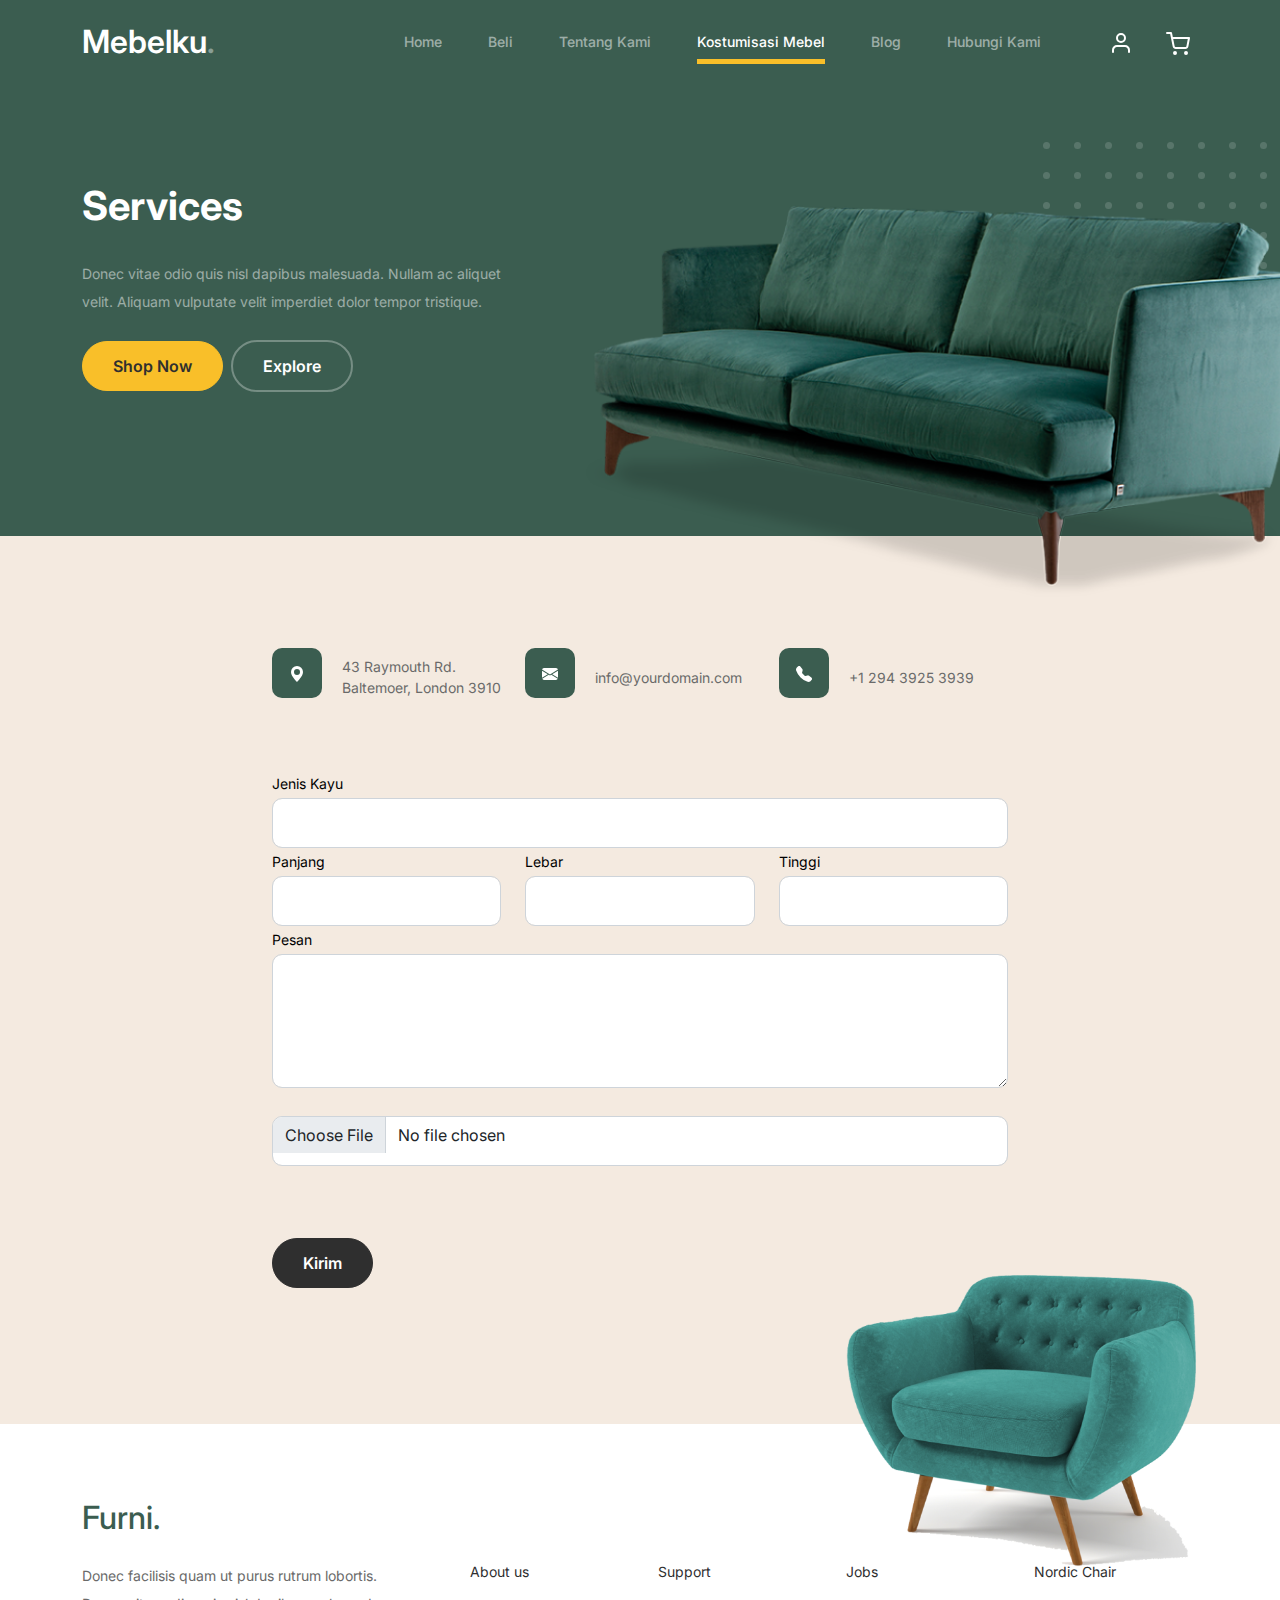
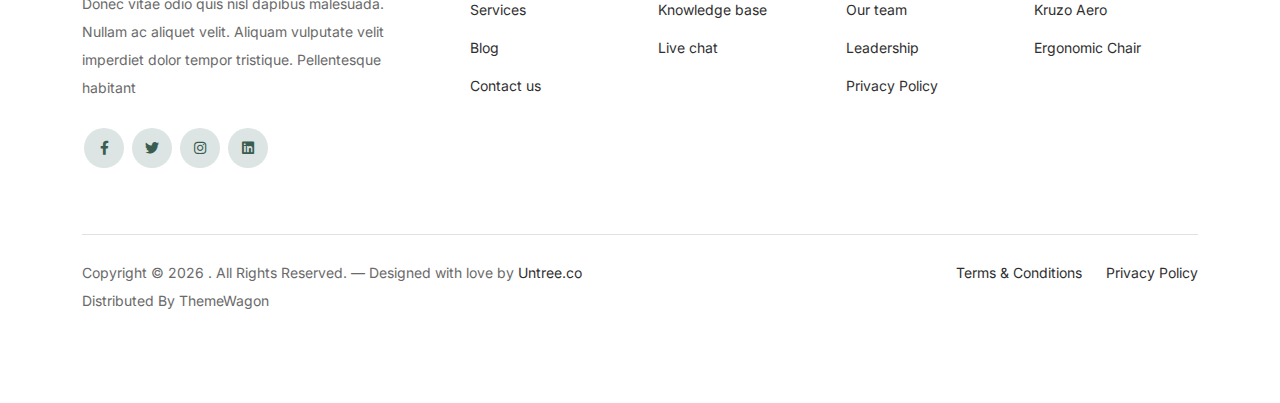
<file: services.html>
<!-- /*
* Bootstrap 5
* Template Name: Furni
* Template Author: Untree.co
* Template URI: https://untree.co/
* License: https://creativecommons.org/licenses/by/3.0/
*/ -->
<!DOCTYPE html>
<html lang="en">
  <head>
    <meta charset="utf-8" />
    <meta
      name="viewport"
      content="width=device-width, initial-scale=1, shrink-to-fit=no"
    />
    <meta name="author" content="Untree.co" />
    <link rel="shortcut icon" href="favicon.png" />

    <meta name="description" content="" />
    <meta name="keywords" content="bootstrap, bootstrap4" />

    <!-- Bootstrap CSS -->
    <link href="css/bootstrap.min.css" rel="stylesheet" />
    <link
      href="https://cdnjs.cloudflare.com/ajax/libs/font-awesome/6.0.0-beta3/css/all.min.css"
      rel="stylesheet"
    />
    <link href="css/tiny-slider.css" rel="stylesheet" />
    <link href="css/style.css" rel="stylesheet" />
    <title>
      Furni Free Bootstrap 5 Template for Furniture and Interior Design Websites
      by Untree.co
    </title>
  </head>

  <body>
    <!-- Start Header/Navigation -->
    <nav
      class="custom-navbar navbar navbar navbar-expand-md navbar-dark bg-dark"
      arial-label="Furni navigation bar"
    >
      <div class="container">
        <a class="navbar-brand" href="index.html">Mebelku<span>.</span></a>

        <button
          class="navbar-toggler"
          type="button"
          data-bs-toggle="collapse"
          data-bs-target="#navbarsFurni"
          aria-controls="navbarsFurni"
          aria-expanded="false"
          aria-label="Toggle navigation"
        >
          <span class="navbar-toggler-icon"></span>
        </button>

        <div class="collapse navbar-collapse" id="navbarsFurni">
          <ul class="custom-navbar-nav navbar-nav ms-auto mb-2 mb-md-0">
            <li class="nav-item">
              <a class="nav-link" href="index.html">Home</a>
            </li>
            <li><a class="nav-link" href="shop.html">Beli</a></li>
            <li><a class="nav-link" href="about.html">Tentang Kami</a></li>
            <li class="active">
              <a class="nav-link" href="services.html">Kostumisasi Mebel</a>
            </li>
            <li><a class="nav-link" href="blog.html">Blog</a></li>
            <li><a class="nav-link" href="contact.html">Hubungi Kami</a></li>
          </ul>

          <ul class="custom-navbar-cta navbar-nav mb-2 mb-md-0 ms-5">
            <li>
              <a class="nav-link" href="#"><img src="images/user.svg" /></a>
            </li>
            <li>
              <a class="nav-link" href="cart.html"
                ><img src="images/cart.svg"
              /></a>
            </li>
          </ul>
        </div>
      </div>
    </nav>
    <!-- End Header/Navigation -->

    <!-- Start Hero Section -->
    <div class="hero">
      <div class="container">
        <div class="row justify-content-between">
          <div class="col-lg-5">
            <div class="intro-excerpt">
              <h1>Services</h1>
              <p class="mb-4">
                Donec vitae odio quis nisl dapibus malesuada. Nullam ac aliquet
                velit. Aliquam vulputate velit imperdiet dolor tempor tristique.
              </p>
              <p>
                <a href="" class="btn btn-secondary me-2">Shop Now</a
                ><a href="#" class="btn btn-white-outline">Explore</a>
              </p>
            </div>
          </div>
          <div class="col-lg-7">
            <div class="hero-img-wrap">
              <img src="images/couch.png" class="img-fluid" />
            </div>
          </div>
        </div>
      </div>
    </div>
    <!-- End Hero Section -->

    <!-- Start Contact Form -->
    <div class="untree_co-section">
      <div class="container">
        <div class="block">
          <div class="row justify-content-center">
            <div class="col-md-8 col-lg-8 pb-4">
              <div class="row mb-5">
                <div class="col-lg-4">
                  <div
                    class="service no-shadow align-items-center link horizontal d-flex active"
                    data-aos="fade-left"
                    data-aos-delay="0"
                  >
                    <div class="service-icon color-1 mb-4">
                      <svg
                        xmlns="http://www.w3.org/2000/svg"
                        width="16"
                        height="16"
                        fill="currentColor"
                        class="bi bi-geo-alt-fill"
                        viewBox="0 0 16 16"
                      >
                        <path
                          d="M8 16s6-5.686 6-10A6 6 0 0 0 2 6c0 4.314 6 10 6 10zm0-7a3 3 0 1 1 0-6 3 3 0 0 1 0 6z"
                        />
                      </svg>
                    </div>
                    <!-- /.icon -->
                    <div class="service-contents">
                      <p>43 Raymouth Rd. Baltemoer, London 3910</p>
                    </div>
                    <!-- /.service-contents-->
                  </div>
                  <!-- /.service -->
                </div>

                <div class="col-lg-4">
                  <div
                    class="service no-shadow align-items-center link horizontal d-flex active"
                    data-aos="fade-left"
                    data-aos-delay="0"
                  >
                    <div class="service-icon color-1 mb-4">
                      <svg
                        xmlns="http://www.w3.org/2000/svg"
                        width="16"
                        height="16"
                        fill="currentColor"
                        class="bi bi-envelope-fill"
                        viewBox="0 0 16 16"
                      >
                        <path
                          d="M.05 3.555A2 2 0 0 1 2 2h12a2 2 0 0 1 1.95 1.555L8 8.414.05 3.555zM0 4.697v7.104l5.803-3.558L0 4.697zM6.761 8.83l-6.57 4.027A2 2 0 0 0 2 14h12a2 2 0 0 0 1.808-1.144l-6.57-4.027L8 9.586l-1.239-.757zm3.436-.586L16 11.801V4.697l-5.803 3.546z"
                        />
                      </svg>
                    </div>
                    <!-- /.icon -->
                    <div class="service-contents">
                      <p>info@yourdomain.com</p>
                    </div>
                    <!-- /.service-contents-->
                  </div>
                  <!-- /.service -->
                </div>

                <div class="col-lg-4">
                  <div
                    class="service no-shadow align-items-center link horizontal d-flex active"
                    data-aos="fade-left"
                    data-aos-delay="0"
                  >
                    <div class="service-icon color-1 mb-4">
                      <svg
                        xmlns="http://www.w3.org/2000/svg"
                        width="16"
                        height="16"
                        fill="currentColor"
                        class="bi bi-telephone-fill"
                        viewBox="0 0 16 16"
                      >
                        <path
                          fill-rule="evenodd"
                          d="M1.885.511a1.745 1.745 0 0 1 2.61.163L6.29 2.98c.329.423.445.974.315 1.494l-.547 2.19a.678.678 0 0 0 .178.643l2.457 2.457a.678.678 0 0 0 .644.178l2.189-.547a1.745 1.745 0 0 1 1.494.315l2.306 1.794c.829.645.905 1.87.163 2.611l-1.034 1.034c-.74.74-1.846 1.065-2.877.702a18.634 18.634 0 0 1-7.01-4.42 18.634 18.634 0 0 1-4.42-7.009c-.362-1.03-.037-2.137.703-2.877L1.885.511z"
                        />
                      </svg>
                    </div>
                    <!-- /.icon -->
                    <div class="service-contents">
                      <p>+1 294 3925 3939</p>
                    </div>
                    <!-- /.service-contents-->
                  </div>
                  <!-- /.service -->
                </div>
              </div>

              <form>
                <div class="row">
                  <div class="form-group">
                    <label class="text-black" for="email">Jenis Kayu</label>
                    <input type="email" class="form-control" id="email" />
                  </div>
                  <div class="col-sm-4">
                    <div class="form-group">
                      <label class="text-black" for="fname">Panjang</label>
                      <input type="text" class="form-control" id="fname" />
                    </div>
                  </div>
                  <div class="col-sm-4">
                    <div class="form-group">
                      <label class="text-black" for="lname">Lebar</label>
                      <input type="text" class="form-control" id="lname" />
                    </div>
                  </div>
                  <div class="col-sm-4">
                    <div class="form-group">
                      <label class="text-black" for="lname">Tinggi</label>
                      <input type="text" class="form-control" id="lname" />
                    </div>
                  </div>
                </div>

                <div class="form-group mb-5">
                  <label class="text-black" for="message">Pesan</label>
                  <textarea
                    name=""
                    class="form-control"
                    id="message"
                    cols="30"
                    rows="5"
                  ></textarea>
				  <div class="mb-1">
					  <label for="formFile" class="form-label"></label>
					  <input class="form-control" type="file" id="formFile" />
				  </div>
                </div>

                <button
                  type="submit"
                  class="mt-4 btn btn-primary-hover-outline"
                >
                  Kirim
                </button>
              </form>
            </div>
          </div>
        </div>
      </div>
    </div>

    <!-- End Contact Form -->

    <!-- Start Footer Section -->
    <footer class="footer-section">
      <div class="container relative">
        <div class="sofa-img pb-6">
          <img src="images/sofa.png" alt="Image" class="img-fluid" />
        </div>

        <div class="row g-5 mb-5">
          <div class="col-lg-4">
            <div class="mb-4 footer-logo-wrap">
              <a href="#" class="footer-logo">Furni<span>.</span></a>
            </div>
            <p class="mb-4">
              Donec facilisis quam ut purus rutrum lobortis. Donec vitae odio
              quis nisl dapibus malesuada. Nullam ac aliquet velit. Aliquam
              vulputate velit imperdiet dolor tempor tristique. Pellentesque
              habitant
            </p>

            <ul class="list-unstyled custom-social">
              <li>
                <a href="#"><span class="fa fa-brands fa-facebook-f"></span></a>
              </li>
              <li>
                <a href="#"><span class="fa fa-brands fa-twitter"></span></a>
              </li>
              <li>
                <a href="#"><span class="fa fa-brands fa-instagram"></span></a>
              </li>
              <li>
                <a href="#"><span class="fa fa-brands fa-linkedin"></span></a>
              </li>
            </ul>
          </div>

          <div class="col-lg-8">
            <div class="row links-wrap">
              <div class="col-6 col-sm-6 col-md-3">
                <ul class="list-unstyled">
                  <li><a href="#">About us</a></li>
                  <li><a href="#">Services</a></li>
                  <li><a href="#">Blog</a></li>
                  <li><a href="#">Contact us</a></li>
                </ul>
              </div>

              <div class="col-6 col-sm-6 col-md-3">
                <ul class="list-unstyled">
                  <li><a href="#">Support</a></li>
                  <li><a href="#">Knowledge base</a></li>
                  <li><a href="#">Live chat</a></li>
                </ul>
              </div>

              <div class="col-6 col-sm-6 col-md-3">
                <ul class="list-unstyled">
                  <li><a href="#">Jobs</a></li>
                  <li><a href="#">Our team</a></li>
                  <li><a href="#">Leadership</a></li>
                  <li><a href="#">Privacy Policy</a></li>
                </ul>
              </div>

              <div class="col-6 col-sm-6 col-md-3">
                <ul class="list-unstyled">
                  <li><a href="#">Nordic Chair</a></li>
                  <li><a href="#">Kruzo Aero</a></li>
                  <li><a href="#">Ergonomic Chair</a></li>
                </ul>
              </div>
            </div>
          </div>
        </div>

        <div class="border-top copyright">
          <div class="row pt-4">
            <div class="col-lg-6">
              <p class="mb-2 text-center text-lg-start">
                Copyright &copy;
                <script>
                  document.write(new Date().getFullYear());
                </script>
                . All Rights Reserved. &mdash; Designed with love by
                <a href="https://untree.co">Untree.co</a> Distributed By
                <a hreff="https://themewagon.com">ThemeWagon</a>
                <!-- License information: https://untree.co/license/ -->
              </p>
            </div>

            <div class="col-lg-6 text-center text-lg-end">
              <ul class="list-unstyled d-inline-flex ms-auto">
                <li class="me-4"><a href="#">Terms &amp; Conditions</a></li>
                <li><a href="#">Privacy Policy</a></li>
              </ul>
            </div>
          </div>
        </div>
      </div>
    </footer>
    <!-- End Footer Section -->

    <script src="js/bootstrap.bundle.min.js"></script>
    <script src="js/tiny-slider.js"></script>
    <script src="js/custom.js"></script>
  </body>
</html>
</file>
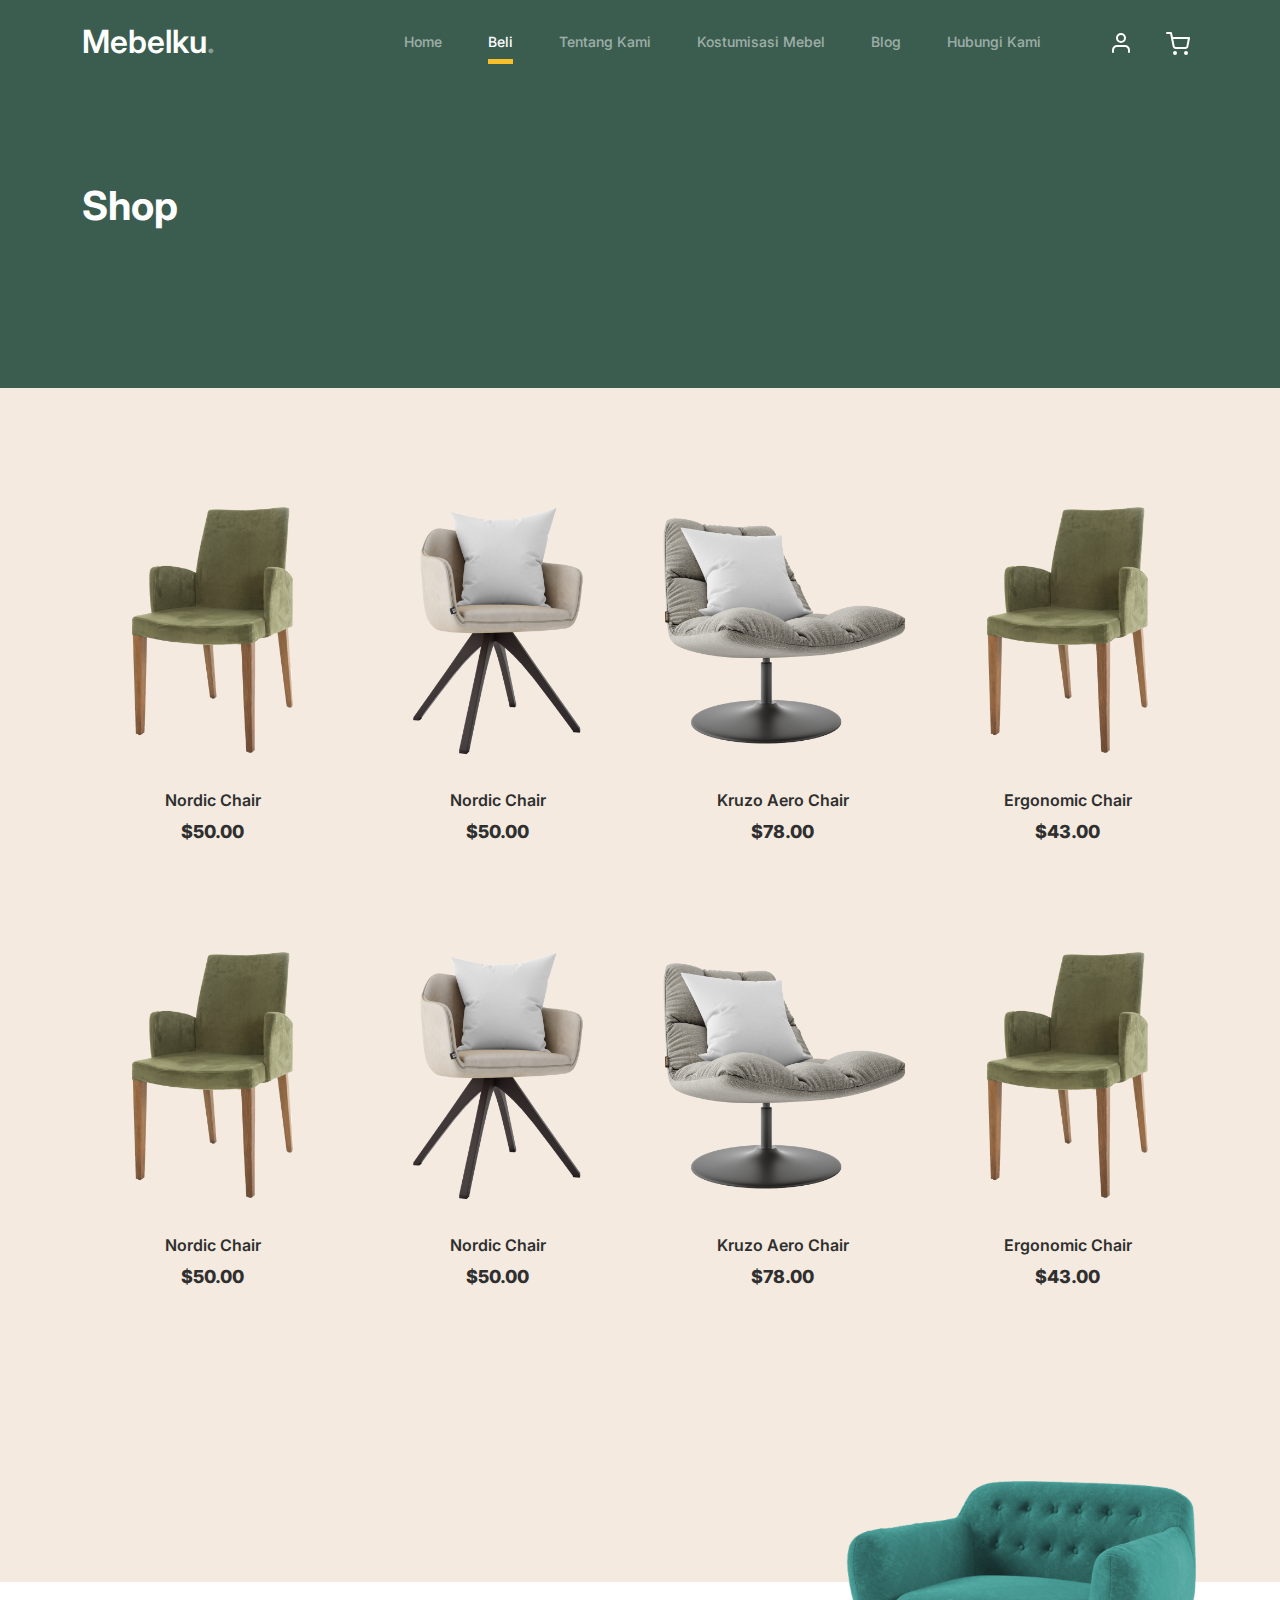
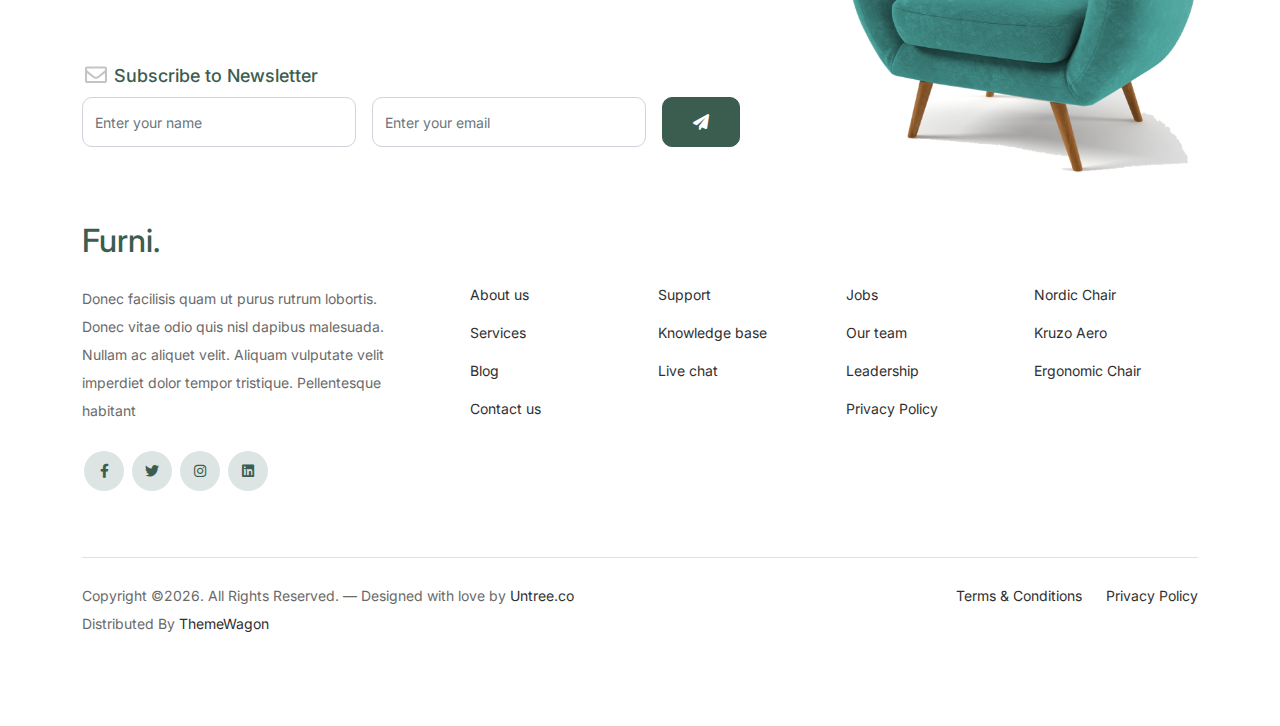
<file: shop.html>
<!-- /*
* Bootstrap 5
* Template Name: Furni
* Template Author: Untree.co
* Template URI: https://untree.co/
* License: https://creativecommons.org/licenses/by/3.0/
*/ -->
<!doctype html>
<html lang="en">
<head>
  <meta charset="utf-8">
  <meta name="viewport" content="width=device-width, initial-scale=1, shrink-to-fit=no">
  <meta name="author" content="Untree.co">
  <link rel="shortcut icon" href="favicon.png">

  <meta name="description" content="" />
  <meta name="keywords" content="bootstrap, bootstrap4" />

		<!-- Bootstrap CSS -->
		<link href="css/bootstrap.min.css" rel="stylesheet">
		<link href="https://cdnjs.cloudflare.com/ajax/libs/font-awesome/6.0.0-beta3/css/all.min.css" rel="stylesheet">
		<link href="css/tiny-slider.css" rel="stylesheet">
		<link href="css/style.css" rel="stylesheet">
		<title>Furni Free Bootstrap 5 Template for Furniture and Interior Design Websites by Untree.co </title>
	</head>

	<body>

		<!-- Start Header/Navigation -->
		<nav class="custom-navbar navbar navbar navbar-expand-md navbar-dark bg-dark" arial-label="Furni navigation bar">

			<div class="container">
				<a class="navbar-brand" href="index.html">Mebelku<span>.</span></a>

				<button class="navbar-toggler" type="button" data-bs-toggle="collapse" data-bs-target="#navbarsFurni" aria-controls="navbarsFurni" aria-expanded="false" aria-label="Toggle navigation">
					<span class="navbar-toggler-icon"></span>
				</button>

				<div class="collapse navbar-collapse" id="navbarsFurni">
					<ul class="custom-navbar-nav navbar-nav ms-auto mb-2 mb-md-0">
						<li class="nav-item ">
							<a class="nav-link" href="index.html">Home</a>
						</li>
						<li class="active"><a class="nav-link" href="shop.html">Beli</a></li>
						<li><a class="nav-link" href="about.html">Tentang Kami</a></li>
						<li><a class="nav-link" href="services.html">Kostumisasi Mebel</a></li>
						<li><a class="nav-link" href="blog.html">Blog</a></li>
						<li><a class="nav-link" href="contact.html">Hubungi Kami</a></li>
					</ul>

					<ul class="custom-navbar-cta navbar-nav mb-2 mb-md-0 ms-5">
						<li><a class="nav-link" href="#"><img src="images/user.svg"></a></li>
						<li><a class="nav-link" href="cart.html"><img src="images/cart.svg"></a></li>
					</ul>
				</div>
			</div>
				
		</nav>
		<!-- End Header/Navigation -->

		<!-- Start Hero Section -->
			<div class="hero">
				<div class="container">
					<div class="row justify-content-between">
						<div class="col-lg-5">
							<div class="intro-excerpt">
								<h1>Shop</h1>
							</div>
						</div>
						<div class="col-lg-7">
							
						</div>
					</div>
				</div>
			</div>
		<!-- End Hero Section -->

		

		<div class="untree_co-section product-section before-footer-section">
		    <div class="container">
		      	<div class="row">

		      		<!-- Start Column 1 -->
					<div class="col-12 col-md-4 col-lg-3 mb-5">
						<a class="product-item" href="#">
							<img src="images/product-3.png" class="img-fluid product-thumbnail">
							<h3 class="product-title">Nordic Chair</h3>
							<strong class="product-price">$50.00</strong>

							<span class="icon-cross">
								<img src="images/cross.svg" class="img-fluid">
							</span>
						</a>
					</div> 
					<!-- End Column 1 -->
						
					<!-- Start Column 2 -->
					<div class="col-12 col-md-4 col-lg-3 mb-5">
						<a class="product-item" href="#">
							<img src="images/product-1.png" class="img-fluid product-thumbnail">
							<h3 class="product-title">Nordic Chair</h3>
							<strong class="product-price">$50.00</strong>

							<span class="icon-cross">
								<img src="images/cross.svg" class="img-fluid">
							</span>
						</a>
					</div> 
					<!-- End Column 2 -->

					<!-- Start Column 3 -->
					<div class="col-12 col-md-4 col-lg-3 mb-5">
						<a class="product-item" href="#">
							<img src="images/product-2.png" class="img-fluid product-thumbnail">
							<h3 class="product-title">Kruzo Aero Chair</h3>
							<strong class="product-price">$78.00</strong>

							<span class="icon-cross">
								<img src="images/cross.svg" class="img-fluid">
							</span>
						</a>
					</div>
					<!-- End Column 3 -->

					<!-- Start Column 4 -->
					<div class="col-12 col-md-4 col-lg-3 mb-5">
						<a class="product-item" href="#">
							<img src="images/product-3.png" class="img-fluid product-thumbnail">
							<h3 class="product-title">Ergonomic Chair</h3>
							<strong class="product-price">$43.00</strong>

							<span class="icon-cross">
								<img src="images/cross.svg" class="img-fluid">
							</span>
						</a>
					</div>
					<!-- End Column 4 -->


					<!-- Start Column 1 -->
					<div class="col-12 col-md-4 col-lg-3 mb-5">
						<a class="product-item" href="#">
							<img src="images/product-3.png" class="img-fluid product-thumbnail">
							<h3 class="product-title">Nordic Chair</h3>
							<strong class="product-price">$50.00</strong>

							<span class="icon-cross">
								<img src="images/cross.svg" class="img-fluid">
							</span>
						</a>
					</div> 
					<!-- End Column 1 -->
						
					<!-- Start Column 2 -->
					<div class="col-12 col-md-4 col-lg-3 mb-5">
						<a class="product-item" href="#">
							<img src="images/product-1.png" class="img-fluid product-thumbnail">
							<h3 class="product-title">Nordic Chair</h3>
							<strong class="product-price">$50.00</strong>

							<span class="icon-cross">
								<img src="images/cross.svg" class="img-fluid">
							</span>
						</a>
					</div> 
					<!-- End Column 2 -->

					<!-- Start Column 3 -->
					<div class="col-12 col-md-4 col-lg-3 mb-5">
						<a class="product-item" href="#">
							<img src="images/product-2.png" class="img-fluid product-thumbnail">
							<h3 class="product-title">Kruzo Aero Chair</h3>
							<strong class="product-price">$78.00</strong>

							<span class="icon-cross">
								<img src="images/cross.svg" class="img-fluid">
							</span>
						</a>
					</div>
					<!-- End Column 3 -->

					<!-- Start Column 4 -->
					<div class="col-12 col-md-4 col-lg-3 mb-5">
						<a class="product-item" href="#">
							<img src="images/product-3.png" class="img-fluid product-thumbnail">
							<h3 class="product-title">Ergonomic Chair</h3>
							<strong class="product-price">$43.00</strong>

							<span class="icon-cross">
								<img src="images/cross.svg" class="img-fluid">
							</span>
						</a>
					</div>
					<!-- End Column 4 -->

		      	</div>
		    </div>
		</div>


		<!-- Start Footer Section -->
		<footer class="footer-section">
			<div class="container relative">

				<div class="sofa-img">
					<img src="images/sofa.png" alt="Image" class="img-fluid">
				</div>

				<div class="row">
					<div class="col-lg-8">
						<div class="subscription-form">
							<h3 class="d-flex align-items-center"><span class="me-1"><img src="images/envelope-outline.svg" alt="Image" class="img-fluid"></span><span>Subscribe to Newsletter</span></h3>

							<form action="#" class="row g-3">
								<div class="col-auto">
									<input type="text" class="form-control" placeholder="Enter your name">
								</div>
								<div class="col-auto">
									<input type="email" class="form-control" placeholder="Enter your email">
								</div>
								<div class="col-auto">
									<button class="btn btn-primary">
										<span class="fa fa-paper-plane"></span>
									</button>
								</div>
							</form>

						</div>
					</div>
				</div>

				<div class="row g-5 mb-5">
					<div class="col-lg-4">
						<div class="mb-4 footer-logo-wrap"><a href="#" class="footer-logo">Furni<span>.</span></a></div>
						<p class="mb-4">Donec facilisis quam ut purus rutrum lobortis. Donec vitae odio quis nisl dapibus malesuada. Nullam ac aliquet velit. Aliquam vulputate velit imperdiet dolor tempor tristique. Pellentesque habitant</p>

						<ul class="list-unstyled custom-social">
							<li><a href="#"><span class="fa fa-brands fa-facebook-f"></span></a></li>
							<li><a href="#"><span class="fa fa-brands fa-twitter"></span></a></li>
							<li><a href="#"><span class="fa fa-brands fa-instagram"></span></a></li>
							<li><a href="#"><span class="fa fa-brands fa-linkedin"></span></a></li>
						</ul>
					</div>

					<div class="col-lg-8">
						<div class="row links-wrap">
							<div class="col-6 col-sm-6 col-md-3">
								<ul class="list-unstyled">
									<li><a href="#">About us</a></li>
									<li><a href="#">Services</a></li>
									<li><a href="#">Blog</a></li>
									<li><a href="#">Contact us</a></li>
								</ul>
							</div>

							<div class="col-6 col-sm-6 col-md-3">
								<ul class="list-unstyled">
									<li><a href="#">Support</a></li>
									<li><a href="#">Knowledge base</a></li>
									<li><a href="#">Live chat</a></li>
								</ul>
							</div>

							<div class="col-6 col-sm-6 col-md-3">
								<ul class="list-unstyled">
									<li><a href="#">Jobs</a></li>
									<li><a href="#">Our team</a></li>
									<li><a href="#">Leadership</a></li>
									<li><a href="#">Privacy Policy</a></li>
								</ul>
							</div>

							<div class="col-6 col-sm-6 col-md-3">
								<ul class="list-unstyled">
									<li><a href="#">Nordic Chair</a></li>
									<li><a href="#">Kruzo Aero</a></li>
									<li><a href="#">Ergonomic Chair</a></li>
								</ul>
							</div>
						</div>
					</div>

				</div>

				<div class="border-top copyright">
					<div class="row pt-4">
						<div class="col-lg-6">
							<p class="mb-2 text-center text-lg-start">Copyright &copy;<script>document.write(new Date().getFullYear());</script>. All Rights Reserved. &mdash; Designed with love by <a href="https://untree.co">Untree.co</a>  Distributed By <a href="https://themewagon.com">ThemeWagon</a> <!-- License information: https://untree.co/license/ -->
            </p>
						</div>

						<div class="col-lg-6 text-center text-lg-end">
							<ul class="list-unstyled d-inline-flex ms-auto">
								<li class="me-4"><a href="#">Terms &amp; Conditions</a></li>
								<li><a href="#">Privacy Policy</a></li>
							</ul>
						</div>

					</div>
				</div>

			</div>
		</footer>
		<!-- End Footer Section -->	


		<script src="js/bootstrap.bundle.min.js"></script>
		<script src="js/tiny-slider.js"></script>
		<script src="js/custom.js"></script>
	</body>

</html>
</file>
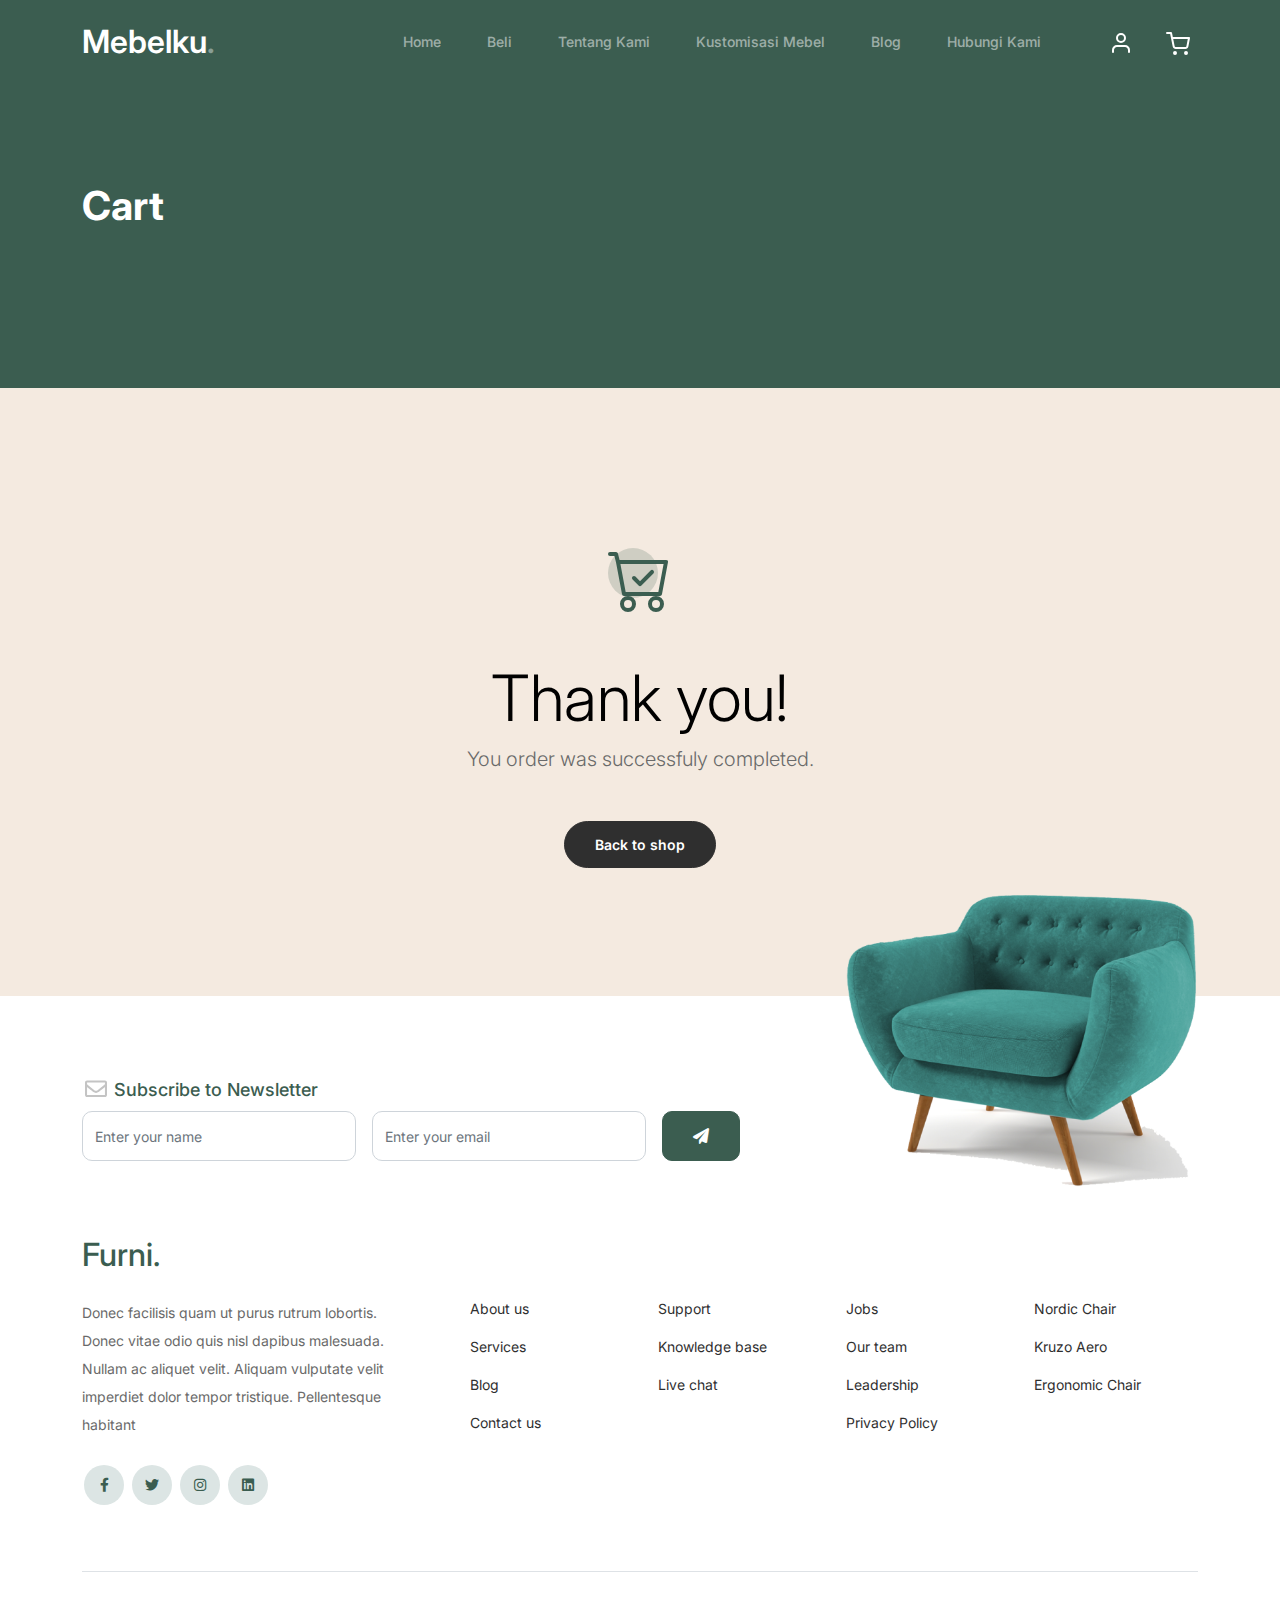
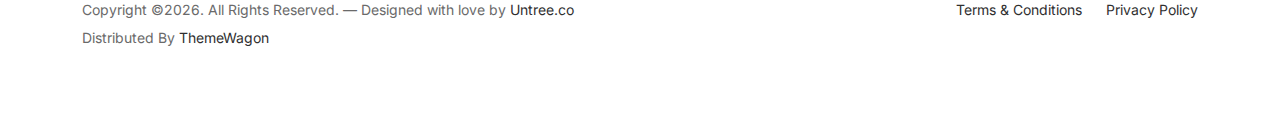
<file: thankyou.html>
<!-- /*
* Bootstrap 5
* Template Name: Furni
* Template Author: Untree.co
* Template URI: https://untree.co/
* License: https://creativecommons.org/licenses/by/3.0/
*/ -->
<!doctype html>
<html lang="en">
<head>
  <meta charset="utf-8">
  <meta name="viewport" content="width=device-width, initial-scale=1, shrink-to-fit=no">
  <meta name="author" content="Untree.co">
  <link rel="shortcut icon" href="favicon.png">

  <meta name="description" content="" />
  <meta name="keywords" content="bootstrap, bootstrap4" />

		<!-- Bootstrap CSS -->
		<link href="css/bootstrap.min.css" rel="stylesheet">
		<link href="https://cdnjs.cloudflare.com/ajax/libs/font-awesome/6.0.0-beta3/css/all.min.css" rel="stylesheet">
		<link href="css/tiny-slider.css" rel="stylesheet">
		<link href="css/style.css" rel="stylesheet">
		<title>Furni Free Bootstrap 5 Template for Furniture and Interior Design Websites by Untree.co </title>
	</head>

	<body>

		<!-- Start Header/Navigation -->
		<nav class="custom-navbar navbar navbar navbar-expand-md navbar-dark bg-dark" arial-label="Furni navigation bar">

			<div class="container">
				<a class="navbar-brand" href="index.html">Mebelku<span>.</span></a>

				<button class="navbar-toggler" type="button" data-bs-toggle="collapse" data-bs-target="#navbarsFurni" aria-controls="navbarsFurni" aria-expanded="false" aria-label="Toggle navigation">
					<span class="navbar-toggler-icon"></span>
				</button>

				<div class="collapse navbar-collapse" id="navbarsFurni">
					<ul class="custom-navbar-nav navbar-nav ms-auto mb-2 mb-md-0">
						<li class="nav-item ">
							<a class="nav-link" href="index.html">Home</a>
						</li>
						<li><a class="nav-link" href="shop.html">Beli</a></li>
						<li><a class="nav-link" href="about.html">Tentang Kami</a></li>
						<li><a class="nav-link" href="services.html">Kustomisasi Mebel</a></li>
						<li><a class="nav-link" href="blog.html">Blog</a></li>
						<li><a class="nav-link" href="contact.html">Hubungi Kami</a></li>
					</ul>

					<ul class="custom-navbar-cta navbar-nav mb-2 mb-md-0 ms-5">
						<li><a class="nav-link" href="#"><img src="images/user.svg"></a></li>
						<li><a class="nav-link" href="cart.html"><img src="images/cart.svg"></a></li>
					</ul>
				</div>
			</div>
				
		</nav>
		<!-- End Header/Navigation -->

		<!-- Start Hero Section -->
			<div class="hero">
				<div class="container">
					<div class="row justify-content-between">
						<div class="col-lg-5">
							<div class="intro-excerpt">
								<h1>Cart</h1>
							</div>
						</div>
						<div class="col-lg-7">
							
						</div>
					</div>
				</div>
			</div>
		<!-- End Hero Section -->

		

		<div class="untree_co-section">
    <div class="container">
      <div class="row">
        <div class="col-md-12 text-center pt-5">
          <span class="display-3 thankyou-icon text-primary">
            <svg width="1em" height="1em" viewBox="0 0 16 16" class="bi bi-cart-check mb-5" fill="currentColor" xmlns="http://www.w3.org/2000/svg">
              <path fill-rule="evenodd" d="M11.354 5.646a.5.5 0 0 1 0 .708l-3 3a.5.5 0 0 1-.708 0l-1.5-1.5a.5.5 0 1 1 .708-.708L8 8.293l2.646-2.647a.5.5 0 0 1 .708 0z"/>
              <path fill-rule="evenodd" d="M0 1.5A.5.5 0 0 1 .5 1H2a.5.5 0 0 1 .485.379L2.89 3H14.5a.5.5 0 0 1 .491.592l-1.5 8A.5.5 0 0 1 13 12H4a.5.5 0 0 1-.491-.408L2.01 3.607 1.61 2H.5a.5.5 0 0 1-.5-.5zM3.102 4l1.313 7h8.17l1.313-7H3.102zM5 12a2 2 0 1 0 0 4 2 2 0 0 0 0-4zm7 0a2 2 0 1 0 0 4 2 2 0 0 0 0-4zm-7 1a1 1 0 1 0 0 2 1 1 0 0 0 0-2zm7 0a1 1 0 1 0 0 2 1 1 0 0 0 0-2z"/>
            </svg>
          </span>
          <h2 class="display-3 text-black">Thank you!</h2>
          <p class="lead mb-5">You order was successfuly completed.</p>
          <p><a href="shop.html" class="btn btn-sm btn-outline-black">Back to shop</a></p>
        </div>
      </div>
    </div>
  </div>

		<!-- Start Footer Section -->
		<footer class="footer-section">
			<div class="container relative">

				<div class="sofa-img">
					<img src="images/sofa.png" alt="Image" class="img-fluid">
				</div>

				<div class="row">
					<div class="col-lg-8">
						<div class="subscription-form">
							<h3 class="d-flex align-items-center"><span class="me-1"><img src="images/envelope-outline.svg" alt="Image" class="img-fluid"></span><span>Subscribe to Newsletter</span></h3>

							<form action="#" class="row g-3">
								<div class="col-auto">
									<input type="text" class="form-control" placeholder="Enter your name">
								</div>
								<div class="col-auto">
									<input type="email" class="form-control" placeholder="Enter your email">
								</div>
								<div class="col-auto">
									<button class="btn btn-primary">
										<span class="fa fa-paper-plane"></span>
									</button>
								</div>
							</form>

						</div>
					</div>
				</div>

				<div class="row g-5 mb-5">
					<div class="col-lg-4">
						<div class="mb-4 footer-logo-wrap"><a href="#" class="footer-logo">Furni<span>.</span></a></div>
						<p class="mb-4">Donec facilisis quam ut purus rutrum lobortis. Donec vitae odio quis nisl dapibus malesuada. Nullam ac aliquet velit. Aliquam vulputate velit imperdiet dolor tempor tristique. Pellentesque habitant</p>

						<ul class="list-unstyled custom-social">
							<li><a href="#"><span class="fa fa-brands fa-facebook-f"></span></a></li>
							<li><a href="#"><span class="fa fa-brands fa-twitter"></span></a></li>
							<li><a href="#"><span class="fa fa-brands fa-instagram"></span></a></li>
							<li><a href="#"><span class="fa fa-brands fa-linkedin"></span></a></li>
						</ul>
					</div>

					<div class="col-lg-8">
						<div class="row links-wrap">
							<div class="col-6 col-sm-6 col-md-3">
								<ul class="list-unstyled">
									<li><a href="#">About us</a></li>
									<li><a href="#">Services</a></li>
									<li><a href="#">Blog</a></li>
									<li><a href="#">Contact us</a></li>
								</ul>
							</div>

							<div class="col-6 col-sm-6 col-md-3">
								<ul class="list-unstyled">
									<li><a href="#">Support</a></li>
									<li><a href="#">Knowledge base</a></li>
									<li><a href="#">Live chat</a></li>
								</ul>
							</div>

							<div class="col-6 col-sm-6 col-md-3">
								<ul class="list-unstyled">
									<li><a href="#">Jobs</a></li>
									<li><a href="#">Our team</a></li>
									<li><a href="#">Leadership</a></li>
									<li><a href="#">Privacy Policy</a></li>
								</ul>
							</div>

							<div class="col-6 col-sm-6 col-md-3">
								<ul class="list-unstyled">
									<li><a href="#">Nordic Chair</a></li>
									<li><a href="#">Kruzo Aero</a></li>
									<li><a href="#">Ergonomic Chair</a></li>
								</ul>
							</div>
						</div>
					</div>

				</div>

				<div class="border-top copyright">
					<div class="row pt-4">
						<div class="col-lg-6">
							<p class="mb-2 text-center text-lg-start">Copyright &copy;<script>document.write(new Date().getFullYear());</script>. All Rights Reserved. &mdash; Designed with love by <a href="https://untree.co">Untree.co</a> Distributed By <a href="https://themewagon.com">ThemeWagon</a> <!-- License information: https://untree.co/license/ -->
            </p>
						</div>

						<div class="col-lg-6 text-center text-lg-end">
							<ul class="list-unstyled d-inline-flex ms-auto">
								<li class="me-4"><a href="#">Terms &amp; Conditions</a></li>
								<li><a href="#">Privacy Policy</a></li>
							</ul>
						</div>

					</div>
				</div>

			</div>
		</footer>
		<!-- End Footer Section -->	


		<script src="js/bootstrap.bundle.min.js"></script>
		<script src="js/tiny-slider.js"></script>
		<script src="js/custom.js"></script>
	</body>

</html>
</file>
<file: css/tiny-slider.css>
.tns-outer{padding:0 !important}.tns-outer [hidden]{display:none !important}.tns-outer [aria-controls],.tns-outer [data-action]{cursor:pointer}.tns-slider{-webkit-transition:all 0s;-moz-transition:all 0s;transition:all 0s}.tns-slider>.tns-item{-webkit-box-sizing:border-box;-moz-box-sizing:border-box;box-sizing:border-box}.tns-horizontal.tns-subpixel{white-space:nowrap}.tns-horizontal.tns-subpixel>.tns-item{display:inline-block;vertical-align:top;white-space:normal}.tns-horizontal.tns-no-subpixel:after{content:'';display:table;clear:both}.tns-horizontal.tns-no-subpixel>.tns-item{float:left}.tns-horizontal.tns-carousel.tns-no-subpixel>.tns-item{margin-right:-100%}.tns-no-calc{position:relative;left:0}.tns-gallery{position:relative;left:0;min-height:1px}.tns-gallery>.tns-item{position:absolute;left:-100%;-webkit-transition:transform 0s, opacity 0s;-moz-transition:transform 0s, opacity 0s;transition:transform 0s, opacity 0s}.tns-gallery>.tns-slide-active{position:relative;left:auto !important}.tns-gallery>.tns-moving{-webkit-transition:all 0.25s;-moz-transition:all 0.25s;transition:all 0.25s}.tns-autowidth{display:inline-block}.tns-lazy-img{-webkit-transition:opacity 0.6s;-moz-transition:opacity 0.6s;transition:opacity 0.6s;opacity:0.6}.tns-lazy-img.tns-complete{opacity:1}.tns-ah{-webkit-transition:height 0s;-moz-transition:height 0s;transition:height 0s}.tns-ovh{overflow:hidden}.tns-visually-hidden{position:absolute;left:-10000em}.tns-transparent{opacity:0;visibility:hidden}.tns-fadeIn{opacity:1;filter:alpha(opacity=100);z-index:0}.tns-normal,.tns-fadeOut{opacity:0;filter:alpha(opacity=0);z-index:-1}.tns-vpfix{white-space:nowrap}.tns-vpfix>div,.tns-vpfix>li{display:inline-block}.tns-t-subp2{margin:0 auto;width:310px;position:relative;height:10px;overflow:hidden}.tns-t-ct{width:2333.3333333%;width:-webkit-calc(100% * 70 / 3);width:-moz-calc(100% * 70 / 3);width:calc(100% * 70 / 3);position:absolute;right:0}.tns-t-ct:after{content:'';display:table;clear:both}.tns-t-ct>div{width:1.4285714%;width:-webkit-calc(100% / 70);width:-moz-calc(100% / 70);width:calc(100% / 70);height:10px;float:left}

/*# sourceMappingURL=sourcemaps/tiny-slider.css.map */
</file>
<file: css/style.css>
/*
* Template Name: UntreeStore
* Template Author: Untree.co
* Author URI: https://untree.co/
* License: https://creativecommons.org/licenses/by/3.0/
*/
@import url("https://fonts.googleapis.com/css2?family=Inter:wght@400;500;600;700;800&display=swap");
body {
  overflow-x: hidden;
  position: relative; }

body {
  font-family: "Inter", sans-serif;
  font-weight: 400;
  line-height: 28px;
  color: #6a6a6a;
  font-size: 14px;
  background-color: #F4EAE0; }

a {
  text-decoration: none;
  -webkit-transition: .3s all ease;
  -o-transition: .3s all ease;
  transition: .3s all ease;
  color: #2f2f2f;
  text-decoration: underline; }
  a:hover {
    color: #2f2f2f;
    text-decoration: none; }
  a.more {
    font-weight: 600; }

.custom-navbar {
  background: #3b5d50 !important;
  padding-top: 20px;
  padding-bottom: 20px; }
  .custom-navbar .navbar-brand {
    font-size: 32px;
    font-weight: 600; }
    .custom-navbar .navbar-brand > span {
      opacity: .4; }
  .custom-navbar .navbar-toggler {
    border-color: transparent; }
    .custom-navbar .navbar-toggler:active, .custom-navbar .navbar-toggler:focus {
      -webkit-box-shadow: none;
      box-shadow: none;
      outline: none; }
  @media (min-width: 992px) {
    .custom-navbar .custom-navbar-nav li {
      margin-left: 15px;
      margin-right: 15px; } }
  .custom-navbar .custom-navbar-nav li a {
    font-weight: 500;
    color: #ffffff !important;
    opacity: .5;
    -webkit-transition: .3s all ease;
    -o-transition: .3s all ease;
    transition: .3s all ease;
    position: relative; }
    @media (min-width: 768px) {
      .custom-navbar .custom-navbar-nav li a:before {
        content: "";
        position: absolute;
        bottom: 0;
        left: 8px;
        right: 8px;
        background: #f9bf29;
        height: 5px;
        opacity: 1;
        visibility: visible;
        width: 0;
        -webkit-transition: .15s all ease-out;
        -o-transition: .15s all ease-out;
        transition: .15s all ease-out; } }
    .custom-navbar .custom-navbar-nav li a:hover {
      opacity: 1; }
      .custom-navbar .custom-navbar-nav li a:hover:before {
        width: calc(100% - 16px); }
  .custom-navbar .custom-navbar-nav li.active a {
    opacity: 1; }
    .custom-navbar .custom-navbar-nav li.active a:before {
      width: calc(100% - 16px); }
  .custom-navbar .custom-navbar-cta {
    margin-left: 0 !important;
    -webkit-box-orient: horizontal;
    -webkit-box-direction: normal;
    -ms-flex-direction: row;
    flex-direction: row; }
    @media (min-width: 768px) {
      .custom-navbar .custom-navbar-cta {
        margin-left: 40px !important; } }
    .custom-navbar .custom-navbar-cta li {
      margin-left: 0px;
      margin-right: 0px; }
      .custom-navbar .custom-navbar-cta li:first-child {
        margin-right: 20px; }

.hero {
  background: #3b5d50;
  padding: calc(4rem - 30px) 0 0rem 0; }
  @media (min-width: 768px) {
    .hero {
      padding: calc(4rem - 30px) 0 4rem 0; } }
  @media (min-width: 992px) {
    .hero {
      padding: calc(8rem - 30px) 0 8rem 0; } }
  .hero .intro-excerpt {
    position: relative;
    z-index: 4; }
    @media (min-width: 992px) {
      .hero .intro-excerpt {
        max-width: 450px; } }
  .hero h1 {
    font-weight: 700;
    color: #ffffff;
    margin-bottom: 30px; }
    @media (min-width: 1400px) {
      .hero h1 {
        font-size: 54px; } }
  .hero p {
    color: rgba(255, 255, 255, 0.5);
    margin-botom: 30px; }
  .hero .hero-img-wrap {
    position: relative; }
    .hero .hero-img-wrap img {
      position: relative;
      top: 0px;
      right: 0px;
      z-index: 2;
      max-width: 780px;
      left: -20px; }
      @media (min-width: 768px) {
        .hero .hero-img-wrap img {
          right: 0px;
          left: -100px; } }
      @media (min-width: 992px) {
        .hero .hero-img-wrap img {
          left: 0px;
          top: -80px;
          position: absolute;
          right: -50px; } }
      @media (min-width: 1200px) {
        .hero .hero-img-wrap img {
          left: 0px;
          top: -80px;
          right: -100px; } }
    .hero .hero-img-wrap:after {
      content: "";
      position: absolute;
      width: 255px;
      height: 217px;
      background-image: url("../images/dots-light.svg");
      background-size: contain;
      background-repeat: no-repeat;
      right: -100px;
      top: -0px; }
      @media (min-width: 1200px) {
        .hero .hero-img-wrap:after {
          top: -40px; } }

.btn {
  font-weight: 600;
  padding: 12px 30px;
  border-radius: 30px;
  color: #ffffff;
  background: #2f2f2f;
  border-color: #2f2f2f; }
  .btn:hover {
    color: #ffffff;
    background: #222222;
    border-color: #222222; }
  .btn:active, .btn:focus {
    outline: none !important;
    -webkit-box-shadow: none;
    box-shadow: none; }
  .btn.btn-primary {
    background: #3b5d50;
    border-color: #3b5d50; }
    .btn.btn-primary:hover {
      background: #314d43;
      border-color: #314d43; }
  .btn.btn-secondary {
    color: #2f2f2f;
    background: #f9bf29;
    border-color: #f9bf29; }
    .btn.btn-secondary:hover {
      background: #f8b810;
      border-color: #f8b810; }
  .btn.btn-white-outline {
    background: transparent;
    border-width: 2px;
    border-color: rgba(255, 255, 255, 0.3); }
    .btn.btn-white-outline:hover {
      border-color: white;
      color: #ffffff; }

.section-title {
  color: #2f2f2f; }

.product-section {
  padding: 7rem 0; }
  .product-section .product-item {
    text-align: center;
    text-decoration: none;
    display: block;
    position: relative;
    padding-bottom: 50px;
    cursor: pointer; }
    .product-section .product-item .product-thumbnail {
      margin-bottom: 30px;
      position: relative;
      top: 0;
      -webkit-transition: .3s all ease;
      -o-transition: .3s all ease;
      transition: .3s all ease; }
    .product-section .product-item h3 {
      font-weight: 600;
      font-size: 16px; }
    .product-section .product-item strong {
      font-weight: 800 !important;
      font-size: 18px !important; }
    .product-section .product-item h3, .product-section .product-item strong {
      color: #2f2f2f;
      text-decoration: none; }
    .product-section .product-item .icon-cross {
      position: absolute;
      width: 35px;
      height: 35px;
      display: inline-block;
      background: #2f2f2f;
      bottom: 15px;
      left: 50%;
      -webkit-transform: translateX(-50%);
      -ms-transform: translateX(-50%);
      transform: translateX(-50%);
      margin-bottom: -17.5px;
      border-radius: 50%;
      opacity: 0;
      visibility: hidden;
      -webkit-transition: .3s all ease;
      -o-transition: .3s all ease;
      transition: .3s all ease; }
      .product-section .product-item .icon-cross img {
        position: absolute;
        left: 50%;
        top: 50%;
        -webkit-transform: translate(-50%, -50%);
        -ms-transform: translate(-50%, -50%);
        transform: translate(-50%, -50%); }
    .product-section .product-item:before {
      bottom: 0;
      left: 0;
      right: 0;
      position: absolute;
      content: "";
      background: #dce5e4;
      height: 0%;
      z-index: -1;
      border-radius: 10px;
      -webkit-transition: .3s all ease;
      -o-transition: .3s all ease;
      transition: .3s all ease; }
    .product-section .product-item:hover .product-thumbnail {
      top: -25px; }
    .product-section .product-item:hover .icon-cross {
      bottom: 0;
      opacity: 1;
      visibility: visible; }
    .product-section .product-item:hover:before {
      height: 70%; }

.why-choose-section {
  padding: 7rem 0; }
  .why-choose-section .img-wrap {
    position: relative; }
    .why-choose-section .img-wrap:before {
      position: absolute;
      content: "";
      width: 255px;
      height: 217px;
      background-image: url("../images/dots-yellow.svg");
      background-repeat: no-repeat;
      background-size: contain;
      -webkit-transform: translate(-40%, -40%);
      -ms-transform: translate(-40%, -40%);
      transform: translate(-40%, -40%);
      z-index: -1; }
    .why-choose-section .img-wrap img {
      border-radius: 20px; }

.feature {
  margin-bottom: 30px; }
  .feature .icon {
    display: inline-block;
    position: relative;
    margin-bottom: 20px; }
    .feature .icon:before {
      content: "";
      width: 33px;
      height: 33px;
      position: absolute;
      background: rgba(59, 93, 80, 0.2);
      border-radius: 50%;
      right: -8px;
      bottom: 0; }
  .feature h3 {
    font-size: 14px;
    color: #2f2f2f; }
  .feature p {
    font-size: 14px;
    line-height: 22px;
    color: #6a6a6a; }

.we-help-section {
  padding: 7rem 0; }
  .we-help-section .imgs-grid {
    display: -ms-grid;
    display: grid;
    -ms-grid-columns: (1fr)[27];
    grid-template-columns: repeat(27, 1fr);
    position: relative; }
    .we-help-section .imgs-grid:before {
      position: absolute;
      content: "";
      width: 255px;
      height: 217px;
      background-image: url("../images/dots-green.svg");
      background-size: contain;
      background-repeat: no-repeat;
      -webkit-transform: translate(-40%, -40%);
      -ms-transform: translate(-40%, -40%);
      transform: translate(-40%, -40%);
      z-index: -1; }
    .we-help-section .imgs-grid .grid {
      position: relative; }
      .we-help-section .imgs-grid .grid img {
        border-radius: 20px;
        max-width: 100%; }
      .we-help-section .imgs-grid .grid.grid-1 {
        -ms-grid-column: 1;
        -ms-grid-column-span: 18;
        grid-column: 1 / span 18;
        -ms-grid-row: 1;
        -ms-grid-row-span: 27;
        grid-row: 1 / span 27; }
      .we-help-section .imgs-grid .grid.grid-2 {
        -ms-grid-column: 19;
        -ms-grid-column-span: 27;
        grid-column: 19 / span 27;
        -ms-grid-row: 1;
        -ms-grid-row-span: 5;
        grid-row: 1 / span 5;
        padding-left: 20px; }
      .we-help-section .imgs-grid .grid.grid-3 {
        -ms-grid-column: 14;
        -ms-grid-column-span: 16;
        grid-column: 14 / span 16;
        -ms-grid-row: 6;
        -ms-grid-row-span: 27;
        grid-row: 6 / span 27;
        padding-top: 20px; }

.custom-list {
  width: 100%; }
  .custom-list li {
    display: inline-block;
    width: calc(50% - 20px);
    margin-bottom: 12px;
    line-height: 1.5;
    position: relative;
    padding-left: 20px; }
    .custom-list li:before {
      content: "";
      width: 8px;
      height: 8px;
      border-radius: 50%;
      border: 2px solid #3b5d50;
      position: absolute;
      left: 0;
      top: 8px; }

.popular-product {
  padding: 0 0 7rem 0; }
  .popular-product .product-item-sm h3 {
    font-size: 14px;
    font-weight: 700;
    color: #2f2f2f; }
  .popular-product .product-item-sm a {
    text-decoration: none;
    color: #2f2f2f;
    -webkit-transition: .3s all ease;
    -o-transition: .3s all ease;
    transition: .3s all ease; }
    .popular-product .product-item-sm a:hover {
      color: rgba(47, 47, 47, 0.5); }
  .popular-product .product-item-sm p {
    line-height: 1.4;
    margin-bottom: 10px;
    font-size: 14px; }
  .popular-product .product-item-sm .thumbnail {
    margin-right: 10px;
    -webkit-box-flex: 0;
    -ms-flex: 0 0 120px;
    flex: 0 0 120px;
    position: relative; }
    .popular-product .product-item-sm .thumbnail:before {
      content: "";
      position: absolute;
      border-radius: 20px;
      background: #dce5e4;
      width: 98px;
      height: 98px;
      top: 50%;
      left: 50%;
      -webkit-transform: translate(-50%, -50%);
      -ms-transform: translate(-50%, -50%);
      transform: translate(-50%, -50%);
      z-index: -1; }

.testimonial-section {
  padding: 3rem 0 7rem 0; }

.testimonial-slider-wrap {
  position: relative; }
  .testimonial-slider-wrap .tns-inner {
    padding-top: 30px; }
  .testimonial-slider-wrap .item .testimonial-block blockquote {
    font-size: 16px; }
    @media (min-width: 768px) {
      .testimonial-slider-wrap .item .testimonial-block blockquote {
        line-height: 32px;
        font-size: 18px; } }
  .testimonial-slider-wrap .item .testimonial-block .author-info .author-pic {
    margin-bottom: 20px; }
    .testimonial-slider-wrap .item .testimonial-block .author-info .author-pic img {
      max-width: 80px;
      border-radius: 50%; }
  .testimonial-slider-wrap .item .testimonial-block .author-info h3 {
    font-size: 14px;
    font-weight: 700;
    color: #2f2f2f;
    margin-bottom: 0; }
  .testimonial-slider-wrap #testimonial-nav {
    position: absolute;
    top: 50%;
    z-index: 99;
    width: 100%;
    display: none; }
    @media (min-width: 768px) {
      .testimonial-slider-wrap #testimonial-nav {
        display: block; } }
    .testimonial-slider-wrap #testimonial-nav > span {
      cursor: pointer;
      position: absolute;
      width: 58px;
      height: 58px;
      line-height: 58px;
      border-radius: 50%;
      background: rgba(59, 93, 80, 0.1);
      color: #2f2f2f;
      -webkit-transition: .3s all ease;
      -o-transition: .3s all ease;
      transition: .3s all ease; }
      .testimonial-slider-wrap #testimonial-nav > span:hover {
        background: #3b5d50;
        color: #ffffff; }
    .testimonial-slider-wrap #testimonial-nav .prev {
      left: -10px; }
    .testimonial-slider-wrap #testimonial-nav .next {
      right: 0; }
  .testimonial-slider-wrap .tns-nav {
    position: absolute;
    bottom: -50px;
    left: 50%;
    -webkit-transform: translateX(-50%);
    -ms-transform: translateX(-50%);
    transform: translateX(-50%); }
    .testimonial-slider-wrap .tns-nav button {
      background: none;
      border: none;
      display: inline-block;
      position: relative;
      width: 0 !important;
      height: 7px !important;
      margin: 2px; }
      .testimonial-slider-wrap .tns-nav button:active, .testimonial-slider-wrap .tns-nav button:focus, .testimonial-slider-wrap .tns-nav button:hover {
        outline: none;
        -webkit-box-shadow: none;
        box-shadow: none;
        background: none; }
      .testimonial-slider-wrap .tns-nav button:before {
        display: block;
        width: 7px;
        height: 7px;
        left: 0;
        top: 0;
        position: absolute;
        content: "";
        border-radius: 50%;
        -webkit-transition: .3s all ease;
        -o-transition: .3s all ease;
        transition: .3s all ease;
        background-color: #d6d6d6; }
      .testimonial-slider-wrap .tns-nav button:hover:before, .testimonial-slider-wrap .tns-nav button.tns-nav-active:before {
        background-color: #3b5d50; }

.before-footer-section {
  padding: 7rem 0 12rem 0 !important; }

.blog-section {
  padding: 7rem 0 12rem 0; }
  .blog-section .post-entry a {
    text-decoration: none; }
  .blog-section .post-entry .post-thumbnail {
    display: block;
    margin-bottom: 20px; }
    .blog-section .post-entry .post-thumbnail img {
      border-radius: 20px;
      -webkit-transition: .3s all ease;
      -o-transition: .3s all ease;
      transition: .3s all ease; }
  .blog-section .post-entry .post-content-entry {
    padding-left: 15px;
    padding-right: 15px; }
    .blog-section .post-entry .post-content-entry h3 {
      font-size: 16px;
      margin-bottom: 0;
      font-weight: 600;
      margin-bottom: 7px; }
    .blog-section .post-entry .post-content-entry .meta {
      font-size: 14px; }
      .blog-section .post-entry .post-content-entry .meta a {
        font-weight: 600; }
  .blog-section .post-entry:hover .post-thumbnail img, .blog-section .post-entry:focus .post-thumbnail img {
    opacity: .7; }

.footer-section {
  padding: 80px 0;
  background: #ffffff; }
  .footer-section .relative {
    position: relative; }
  .footer-section a {
    text-decoration: none;
    color: #2f2f2f;
    -webkit-transition: .3s all ease;
    -o-transition: .3s all ease;
    transition: .3s all ease; }
    .footer-section a:hover {
      color: rgba(47, 47, 47, 0.5); }
  .footer-section .subscription-form {
    margin-bottom: 40px;
    position: relative;
    z-index: 2;
    margin-top: 100px; }
    @media (min-width: 992px) {
      .footer-section .subscription-form {
        margin-top: 0px;
        margin-bottom: 80px; } }
    .footer-section .subscription-form h3 {
      font-size: 18px;
      font-weight: 500;
      color: #3b5d50; }
    .footer-section .subscription-form .form-control {
      height: 50px;
      border-radius: 10px;
      font-family: "Inter", sans-serif; }
      .footer-section .subscription-form .form-control:active, .footer-section .subscription-form .form-control:focus {
        outline: none;
        -webkit-box-shadow: none;
        box-shadow: none;
        border-color: #3b5d50;
        -webkit-box-shadow: 0 1px 4px 0 rgba(0, 0, 0, 0.2);
        box-shadow: 0 1px 4px 0 rgba(0, 0, 0, 0.2); }
      .footer-section .subscription-form .form-control::-webkit-input-placeholder {
        font-size: 14px; }
      .footer-section .subscription-form .form-control::-moz-placeholder {
        font-size: 14px; }
      .footer-section .subscription-form .form-control:-ms-input-placeholder {
        font-size: 14px; }
      .footer-section .subscription-form .form-control:-moz-placeholder {
        font-size: 14px; }
    .footer-section .subscription-form .btn {
      border-radius: 10px !important; }
  .footer-section .sofa-img {
    position: absolute;
    top: -200px;
    z-index: 1;
    right: 0; }
    .footer-section .sofa-img img {
      max-width: 380px; }
  .footer-section .links-wrap {
    margin-top: 0px; }
    @media (min-width: 992px) {
      .footer-section .links-wrap {
        margin-top: 54px; } }
    .footer-section .links-wrap ul li {
      margin-bottom: 10px; }
  .footer-section .footer-logo-wrap .footer-logo {
    font-size: 32px;
    font-weight: 500;
    text-decoration: none;
    color: #3b5d50; }
  .footer-section .custom-social li {
    margin: 2px;
    display: inline-block; }
    .footer-section .custom-social li a {
      width: 40px;
      height: 40px;
      text-align: center;
      line-height: 40px;
      display: inline-block;
      background: #dce5e4;
      color: #3b5d50;
      border-radius: 50%; }
      .footer-section .custom-social li a:hover {
        background: #3b5d50;
        color: #ffffff; }
  .footer-section .border-top {
    border-color: #dce5e4; }
    .footer-section .border-top.copyright {
      font-size: 14px !important; }

.untree_co-section {
  padding: 7rem 0; }

.form-control {
  height: 50px;
  border-radius: 10px;
  font-family: "Inter", sans-serif; }
  .form-control:active, .form-control:focus {
    outline: none;
    -webkit-box-shadow: none;
    box-shadow: none;
    border-color: #3b5d50;
    -webkit-box-shadow: 0 1px 4px 0 rgba(0, 0, 0, 0.2);
    box-shadow: 0 1px 4px 0 rgba(0, 0, 0, 0.2); }
  .form-control::-webkit-input-placeholder {
    font-size: 14px; }
  .form-control::-moz-placeholder {
    font-size: 14px; }
  .form-control:-ms-input-placeholder {
    font-size: 14px; }
  .form-control:-moz-placeholder {
    font-size: 14px; }

.service {
  line-height: 1.5; }
  .service .service-icon {
    border-radius: 10px;
    -webkit-box-flex: 0;
    -ms-flex: 0 0 50px;
    flex: 0 0 50px;
    height: 50px;
    line-height: 50px;
    text-align: center;
    background: #3b5d50;
    margin-right: 20px;
    color: #ffffff; }

textarea {
  height: auto !important; }

.site-blocks-table {
  overflow: auto; }
  .site-blocks-table .product-thumbnail {
    width: 200px; }
  .site-blocks-table .btn {
    padding: 2px 10px; }
  .site-blocks-table thead th {
    padding: 30px;
    text-align: center;
    border-width: 0px !important;
    vertical-align: middle;
    color: rgba(0, 0, 0, 0.8);
    font-size: 18px; }
  .site-blocks-table td {
    padding: 20px;
    text-align: center;
    vertical-align: middle;
    color: rgba(0, 0, 0, 0.8); }
  .site-blocks-table tbody tr:first-child td {
    border-top: 1px solid #3b5d50 !important; }
  .site-blocks-table .btn {
    background: none !important;
    color: #000000;
    border: none;
    height: auto !important; }

.site-block-order-table th {
  border-top: none !important;
  border-bottom-width: 1px !important; }

.site-block-order-table td, .site-block-order-table th {
  color: #000000; }

.couponcode-wrap input {
  border-radius: 10px !important; }

.text-primary {
  color: #3b5d50 !important; }

.thankyou-icon {
  position: relative;
  color: #3b5d50; }
  .thankyou-icon:before {
    position: absolute;
    content: "";
    width: 50px;
    height: 50px;
    border-radius: 50%;
    background: rgba(59, 93, 80, 0.2); }
</file>
